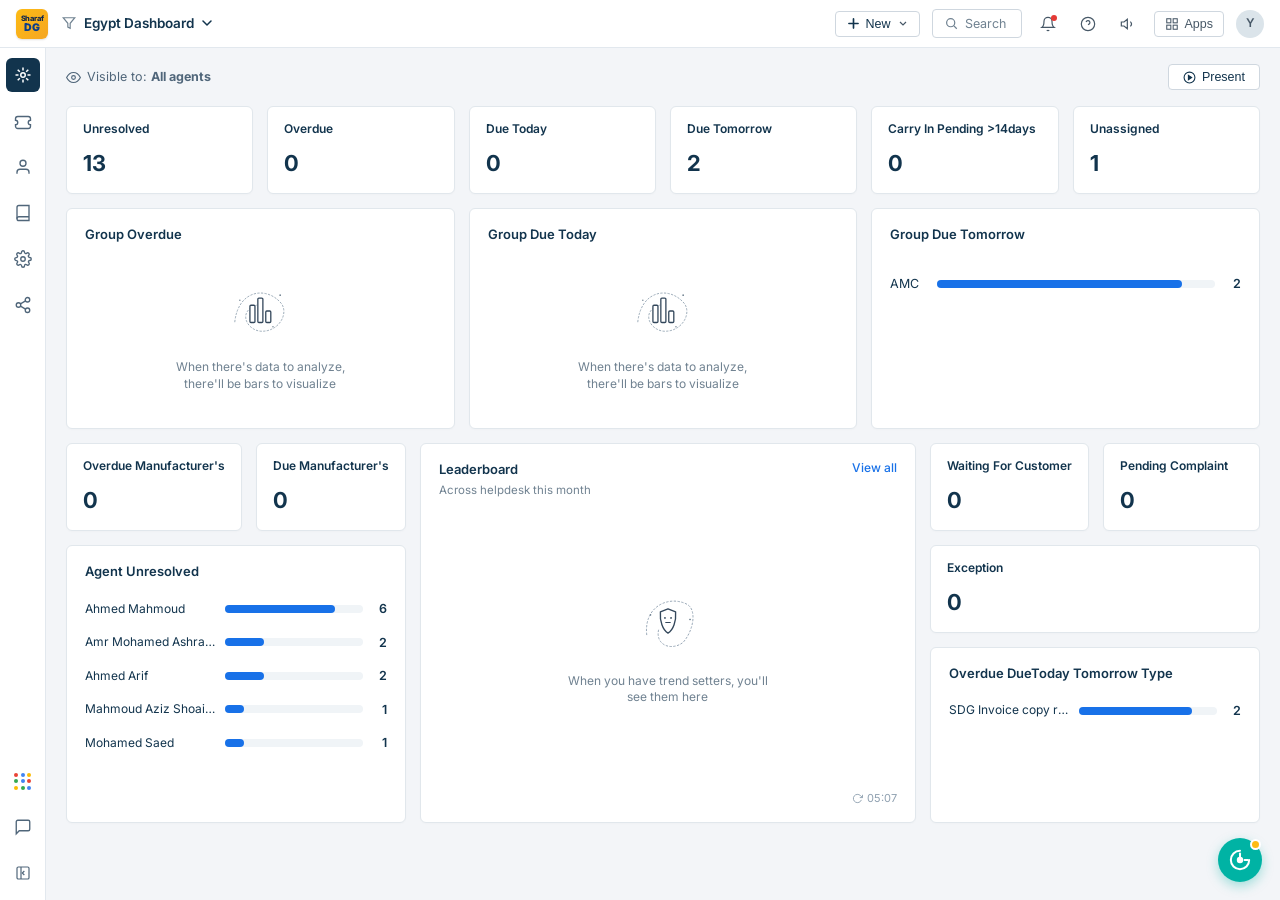
<file: dashboard.html>
<!DOCTYPE html>
<html lang="en">
<head>
  <meta charset="UTF-8">
  <meta name="viewport" content="width=device-width, initial-scale=1.0">
  <title>Sharaf DG - Egypt Dashboard</title>
  <link rel="icon" href="Images/images.png" type="image/png">
  <!-- Google Fonts: Inter & Cairo -->
  <link rel="preconnect" href="https://fonts.googleapis.com">
  <link rel="preconnect" href="https://fonts.gstatic.com" crossorigin>
  <link href="https://fonts.googleapis.com/css2?family=Cairo:wght@400;600;700&family=Inter:wght@400;500;600;700&display=swap" rel="stylesheet">

  <style>
    *, *::before, *::after {
      box-sizing: border-box;
      margin: 0;
      padding: 0;
    }

    body {
      font-family: 'Inter', -apple-system, BlinkMacSystemFont, "Segoe UI", Roboto, sans-serif;
      background-color: #f3f5f8;
      color: #12344d;
      font-size: 13px;
      line-height: 1.4;
      overflow-x: hidden;
      min-height: 100vh;
      display: flex;
      flex-direction: column;
    }

    /* TOP HEADER BAR */
    .top-navbar {
      height: 48px;
      background: #ffffff;
      border-bottom: 1px solid #e2e8ee;
      display: flex;
      align-items: center;
      justify-content: space-between;
      padding: 0 16px;
      position: sticky;
      top: 0;
      z-index: 100;
    }

    .nav-left {
      display: flex;
      align-items: center;
      gap: 14px;
    }

    .sharaf-logo-badge {
      background: linear-gradient(135deg, #fdbb14, #f5a623);
      border-radius: 6px;
      width: 32px;
      height: 30px;
      display: flex;
      flex-direction: column;
      align-items: center;
      justify-content: center;
      box-shadow: 0 1px 2px rgba(0,0,0,0.12);
      cursor: pointer;
      user-select: none;
    }

    .sharaf-logo-badge .sharaf-text {
      font-size: 7.5px;
      font-weight: 800;
      color: #12284c;
      letter-spacing: -0.2px;
      line-height: 8px;
    }

    .sharaf-logo-badge .dg-text {
      font-size: 10.5px;
      font-weight: 900;
      color: #0b3e8c;
      line-height: 10px;
    }

    .dashboard-title-dropdown {
      display: flex;
      align-items: center;
      gap: 8px;
      font-size: 13.5px;
      font-weight: 600;
      color: #12344d;
      cursor: pointer;
    }

    .filter-funnel-icon {
      color: #708291;
      display: flex;
      align-items: center;
    }

    .nav-right {
      display: flex;
      align-items: center;
      gap: 12px;
    }

    .new-btn-container {
      position: relative;
    }

    .btn-new-ticket {
      display: flex;
      align-items: center;
      gap: 6px;
      background: #ffffff;
      border: 1px solid #cfd7df;
      padding: 5px 12px;
      border-radius: 4px;
      font-size: 12.5px;
      font-weight: 500;
      color: #12344d;
      cursor: pointer;
    }
    .btn-new-ticket * {
      pointer-events: none;
    }

    .btn-new-ticket:hover {
      background: #f8fafc;
    }

        /* + New Menu Real Dropdown */
    .new-menu-popup {
      display: none;
      position: absolute;
      top: 36px;
      left: 0;
      background: #ffffff;
      border: 1px solid #cfd7df;
      border-radius: 6px;
      box-shadow: 0 4px 16px rgba(0, 0, 0, 0.12);
      z-index: 1000;
      min-width: 155px;
      padding: 6px 0;
    }

    .new-menu-popup.show {
      display: block;
      animation: menuPopupFade 0.15s ease;
    }

    .new-menu-item {
      display: flex;
      align-items: center;
      gap: 10px;
      padding: 8px 14px;
      font-size: 13px;
      color: #12344d;
      text-decoration: none;
      cursor: pointer;
      transition: background-color 0.12s, color 0.12s;
    }

    .new-menu-item:hover {
      background-color: #f3f5f8;
      color: #1871e8;
    }

    .new-menu-item .menu-item-icon {
      color: #708291;
      transition: color 0.12s;
      flex-shrink: 0;
    }

    .new-menu-item:hover .menu-item-icon {
      color: #1871e8;
    }

    @keyframes menuPopupFade {
      from { opacity: 0; transform: translateY(-4px); }
      to { opacity: 1; transform: translateY(0); }
    }

    .search-box-btn {
      display: flex;
      align-items: center;
      gap: 7px;
      background: #ffffff;
      border: 1px solid #cfd7df;
      padding: 5px 12px;
      border-radius: 4px;
      font-size: 12.5px;
      color: #708291;
      cursor: pointer;
      min-width: 90px;
    }

    .header-icon-btn {
      background: transparent;
      border: none;
      color: #475867;
      cursor: pointer;
      padding: 6px;
      border-radius: 4px;
      display: flex;
      align-items: center;
      justify-content: center;
      position: relative;
    }

    .badge-dot {
      position: absolute;
      top: 5px;
      right: 5px;
      width: 6px;
      height: 6px;
      background: #e53935;
      border-radius: 50%;
    }

    .apps-btn {
      display: flex;
      align-items: center;
      gap: 6px;
      background: transparent;
      border: 1px solid #cfd7df;
      padding: 5px 10px;
      border-radius: 4px;
      font-size: 12.5px;
      color: #475867;
      cursor: pointer;
    }

    .user-avatar-header {
      width: 28px;
      height: 28px;
      border-radius: 50%;
      background: #dbe4ea;
      color: #475867;
      display: flex;
      align-items: center;
      justify-content: center;
      font-weight: 600;
      font-size: 12px;
      cursor: pointer;
    }

    /* MAIN APP WORKSPACE */
    .app-workspace {
      display: flex;
      flex: 1;
      overflow: hidden;
      min-height: calc(100vh - 48px);
    }

    /* LEFT GLOBAL NAVIGATION SIDEBAR */
    .global-left-sidebar {
      width: 46px;
      background: #ffffff;
      border-right: 1px solid #e2e8ee;
      display: flex;
      flex-direction: column;
      justify-content: space-between;
      align-items: center;
      padding: 10px 0;
      flex-shrink: 0;
      z-index: 90;
    }

    .sidebar-nav-group {
      display: flex;
      flex-direction: column;
      align-items: center;
      gap: 12px;
      width: 100%;
    }

    .nav-icon-link {
      width: 34px;
      height: 34px;
      display: flex;
      align-items: center;
      justify-content: center;
      border-radius: 6px;
      color: #50667a;
      cursor: pointer;
      transition: all 0.15s;
      text-decoration: none;
    }

    .nav-icon-link:hover {
      background: #f0f4f7;
      color: #12344d;
    }

    .nav-icon-link.active-dark {
      background: #12344d;
      color: #ffffff;
    }

    /* Freshworks Launcher 9 Dots */
    .waffle-icon {
      display: grid;
      grid-template-columns: repeat(3, 4px);
      grid-gap: 2.5px;
      padding: 4px;
    }
    .waffle-dot { width: 4px; height: 4px; border-radius: 50%; }
    .waffle-dot.c1 { background: #ea4335; }
    .waffle-dot.c2 { background: #4285f4; }
    .waffle-dot.c3 { background: #fbbc05; }
    .waffle-dot.c4 { background: #34a853; }
    .waffle-dot.c5 { background: #4285f4; }
    .waffle-dot.c6 { background: #ea4335; }
    .waffle-dot.c7 { background: #fbbc05; }
    .waffle-dot.c8 { background: #34a853; }
    .waffle-dot.c9 { background: #4285f4; }

    /* DASHBOARD CONTENT CONTAINER */
    .dashboard-container {
      flex: 1;
      overflow-y: auto;
      padding: 16px 20px 40px 20px;
      display: flex;
      flex-direction: column;
      gap: 14px;
    }

    .dashboard-subheader {
      display: flex;
      align-items: center;
      justify-content: space-between;
      margin-bottom: 2px;
    }

    .visible-info {
      display: flex;
      align-items: center;
      gap: 6px;
      font-size: 12.5px;
      color: #50667a;
    }

    .btn-present {
      display: flex;
      align-items: center;
      gap: 6px;
      background: #ffffff;
      border: 1px solid #cfd7df;
      padding: 5px 14px;
      border-radius: 4px;
      font-size: 12.5px;
      font-weight: 500;
      color: #12344d;
      cursor: pointer;
    }

    /* KPI Cards Grid (Row 1) */
    .kpi-row-grid-6 {
      display: grid;
      grid-template-columns: repeat(6, 1fr);
      gap: 14px;
    }

    .kpi-card {
      background: #ffffff;
      border: 1px solid #e1e7ec;
      border-radius: 6px;
      padding: 14px 16px;
      display: flex;
      flex-direction: column;
      justify-content: space-between;
      min-height: 86px;
      box-shadow: 0 1px 2px rgba(0,0,0,0.02);
      transition: transform 0.12s, box-shadow 0.12s, border-color 0.12s;
      text-decoration: none;
      color: inherit;
      cursor: pointer;
    }

    .kpi-card:hover {
      transform: translateY(-2px);
      box-shadow: 0 4px 12px rgba(0,0,0,0.08);
      border-color: #cbd5e1;
    }

    .kpi-card:hover .kpi-card-title {
      color: #1871e8;
    }

    .kpi-card:hover {
      transform: translateY(-1px);
      box-shadow: 0 2px 6px rgba(0,0,0,0.05);
    }

    .kpi-card-title {
      font-size: 12px;
      font-weight: 600;
      color: #12344d;
      white-space: nowrap;
      overflow: hidden;
      text-overflow: ellipsis;
    }

    .kpi-card-value {
      font-size: 22px;
      font-weight: 700;
      color: #12344d;
      margin-top: 10px;
    }

    /* Charts & Visualizations (Row 2) */
    .charts-row-3 {
      display: grid;
      grid-template-columns: 1fr 1fr 1fr;
      gap: 14px;
    }

    .chart-card {
      background: #ffffff;
      border: 1px solid #e1e7ec;
      border-radius: 6px;
      padding: 16px 18px;
      display: flex;
      flex-direction: column;
      min-height: 220px;
      box-shadow: 0 1px 2px rgba(0,0,0,0.02);
    }

    .chart-card-header {
      font-size: 13px;
      font-weight: 600;
      color: #12344d;
      margin-bottom: 12px;
    }

    .empty-state-body {
      flex: 1;
      display: flex;
      flex-direction: column;
      align-items: center;
      justify-content: center;
      text-align: center;
      padding: 20px 10px;
    }

    .empty-doodle-svg {
      width: 72px;
      height: 72px;
      margin-bottom: 12px;
    }

    .empty-state-text {
      font-size: 12px;
      color: #708291;
      max-width: 200px;
      line-height: 1.4;
    }

    .bar-chart-body {
      padding-top: 20px;
      display: flex;
      flex-direction: column;
      gap: 16px;
    }

    .bar-row-item {
      display: flex;
      align-items: center;
      gap: 12px;
    }

    .bar-label {
      font-size: 12.5px;
      color: #12344d;
      min-width: 35px;
      white-space: nowrap;
    }

    .bar-track {
      flex: 1;
      height: 8px;
      background: #f0f4f7;
      border-radius: 4px;
      position: relative;
    }

    .bar-fill-blue {
      height: 100%;
      background: #1871e8;
      border-radius: 4px;
    }

    .bar-value {
      font-size: 12.5px;
      font-weight: 600;
      color: #12344d;
      min-width: 14px;
      text-align: right;
    }

    /* Lower Section: Complex Grid */
    .lower-dashboard-grid {
      display: grid;
      grid-template-columns: 2fr 3fr 2fr;
      gap: 14px;
    }

    .left-widgets-col {
      display: flex;
      flex-direction: column;
      gap: 14px;
    }

    .mfr-cards-row {
      display: grid;
      grid-template-columns: 1fr 1fr;
      gap: 14px;
    }

    .agent-unresolved-card {
      background: #ffffff;
      border: 1px solid #e1e7ec;
      border-radius: 6px;
      padding: 16px 18px;
      display: flex;
      flex-direction: column;
      gap: 16px;
      box-shadow: 0 1px 2px rgba(0,0,0,0.02);
      flex: 1;
    }

    .agent-bar-row {
      display: flex;
      align-items: center;
      gap: 10px;
    }

    .agent-name-label {
      font-size: 12px;
      color: #12344d;
      width: 130px;
      white-space: nowrap;
      overflow: hidden;
      text-overflow: ellipsis;
    }

    /* Middle Column: Leaderboard */
    .leaderboard-card {
      background: #ffffff;
      border: 1px solid #e1e7ec;
      border-radius: 6px;
      padding: 16px 18px;
      display: flex;
      flex-direction: column;
      justify-content: space-between;
      box-shadow: 0 1px 2px rgba(0,0,0,0.02);
      min-height: 380px;
    }

    .leaderboard-header-row {
      display: flex;
      align-items: flex-start;
      justify-content: space-between;
    }

    .leaderboard-titles {
      display: flex;
      flex-direction: column;
      gap: 3px;
    }

    .leaderboard-title {
      font-size: 13px;
      font-weight: 600;
      color: #12344d;
    }

    .leaderboard-subtitle {
      font-size: 11.5px;
      color: #708291;
    }

    .view-all-link {
      font-size: 12px;
      color: #1871e8;
      font-weight: 500;
      text-decoration: none;
    }

    .leaderboard-center-doodle {
      display: flex;
      flex-direction: column;
      align-items: center;
      justify-content: center;
      text-align: center;
      padding: 40px 10px;
    }

    .shield-doodle-svg {
      width: 76px;
      height: 76px;
      margin-bottom: 14px;
    }

    .leaderboard-footer-time {
      display: flex;
      align-items: center;
      justify-content: flex-end;
      gap: 4px;
      font-size: 11px;
      color: #8fa0b0;
    }

    /* Right Column */
    .right-widgets-col {
      display: flex;
      flex-direction: column;
      gap: 14px;
    }

    .small-cards-row {
      display: grid;
      grid-template-columns: 1fr 1fr;
      gap: 14px;
    }

    .sdg-type-card {
      background: #ffffff;
      border: 1px solid #e1e7ec;
      border-radius: 6px;
      padding: 16px 18px;
      display: flex;
      flex-direction: column;
      gap: 16px;
      box-shadow: 0 1px 2px rgba(0,0,0,0.02);
      flex: 1;
    }

    .sdg-bar-row {
      display: flex;
      align-items: center;
      gap: 10px;
    }

    .sdg-label {
      font-size: 12px;
      color: #12344d;
      width: 120px;
      white-space: nowrap;
      overflow: hidden;
      text-overflow: ellipsis;
    }

    /* FLOATING BUTTON & MODAL */

    .freshdesk-float-widget {
      position: fixed;
      bottom: 18px;
      right: 18px;
      width: 44px;
      height: 44px;
      border-radius: 50%;
      background: #00b3a4;
      display: flex;
      align-items: center;
      justify-content: center;
      box-shadow: 0 4px 12px rgba(0, 179, 164, 0.35);
      cursor: pointer;
      z-index: 1000;
    }

    .widget-orange-dot {
      position: absolute;
      top: 1px;
      right: 1px;
      width: 11px;
      height: 11px;
      background: #fdbb14;
      border: 2px solid #ffffff;
      border-radius: 50%;
    }
  
    /* NEW TICKET MODAL DIALOG */
    .modal-overlay {
      position: fixed;
      inset: 0;
      background: rgba(18, 52, 77, 0.45);
      backdrop-filter: blur(2px);
      z-index: 10000;
      display: none;
      align-items: center;
      justify-content: center;
      padding: 20px;
    }

    .modal-overlay.open {
      display: flex;
      animation: modalFadeIn 0.2s ease;
    }

    .new-ticket-modal {
      background: #ffffff;
      border-radius: 8px;
      width: 660px;
      max-width: 95vw;
      max-height: 90vh;
      display: flex;
      flex-direction: column;
      box-shadow: 0 12px 36px rgba(0, 0, 0, 0.22);
      overflow: hidden;
      animation: modalSlideUp 0.22s cubic-bezier(0.16, 1, 0.3, 1);
    }

    .new-ticket-modal-header {
      padding: 16px 22px;
      border-bottom: 1px solid #eef2f5;
      display: flex;
      align-items: center;
      justify-content: space-between;
      background: #ffffff;
      flex-shrink: 0;
    }

    .new-ticket-modal-title {
      font-size: 16px;
      font-weight: 700;
      color: #12344d;
    }

    .modal-close-icon {
      background: transparent;
      border: none;
      font-size: 18px;
      color: #708291;
      cursor: pointer;
      padding: 4px 8px;
      line-height: 1;
      border-radius: 4px;
    }

    .modal-close-icon:hover {
      color: #12344d;
      background: #f0f4f7;
    }

    .new-ticket-modal-body {
      padding: 20px 24px;
      overflow-y: auto;
      display: flex;
      flex-direction: column;
      gap: 15px;
      flex: 1;
    }

    .form-group-field {
      display: flex;
      flex-direction: column;
      gap: 6px;
    }

    .form-group-field label {
      font-size: 12.5px;
      font-weight: 600;
      color: #33475b;
    }

    .form-group-field label span.req-star {
      color: #e53935;
      margin-left: 2px;
    }

    .form-control-input, .form-control-select, .form-control-textarea {
      width: 100%;
      border: 1px solid #cfd7df;
      border-radius: 4px;
      font-size: 13px;
      color: #12344d;
      background: #ffffff;
      font-family: inherit;
      outline: none;
      transition: border-color 0.15s, box-shadow 0.15s;
      box-sizing: border-box;
    }

    .form-control-input {
      height: 36px;
      padding: 0 12px;
    }

    .form-control-select {
      height: 36px;
      padding: 0 28px 0 12px;
      appearance: none;
      -webkit-appearance: none;
      background-image: url("data:image/svg+xml,%3Csvg width='10' height='6' viewBox='0 0 10 6' fill='none' xmlns='http://www.w3.org/2000/svg'%3E%3Cpath d='M1 1L5 5L9 1' stroke='%23708291' stroke-width='1.4' stroke-linecap='round'/%3E%3C/svg%3E");
      background-repeat: no-repeat;
      background-position: right 10px center;
    }

    .form-control-textarea {
      padding: 10px 12px;
      min-height: 85px;
      resize: vertical;
    }

    .form-control-input:focus, .form-control-select:focus, .form-control-textarea:focus {
      border-color: #1871e8;
      box-shadow: 0 0 0 2px rgba(24, 113, 232, 0.15);
    }

    .form-two-cols {
      display: grid;
      grid-template-columns: 1fr 1fr;
      gap: 16px;
    }

    .attach-file-row {
      display: flex;
      align-items: center;
      gap: 8px;
      font-size: 12.5px;
      color: #1871e8;
      cursor: pointer;
      width: fit-content;
      font-weight: 500;
    }

    .attach-file-row:hover {
      text-decoration: underline;
    }

    .new-ticket-modal-footer {
      padding: 14px 22px;
      border-top: 1px solid #eef2f5;
      display: flex;
      justify-content: flex-end;
      align-items: center;
      gap: 10px;
      background: #f8fafc;
      flex-shrink: 0;
    }

    .btn-modal-cancel {
      background: transparent;
      border: 1px solid #cfd7df;
      color: #50667a;
      padding: 7px 16px;
      border-radius: 4px;
      font-size: 13px;
      font-weight: 500;
      cursor: pointer;
    }

    .btn-modal-cancel:hover {
      background: #edf2f7;
      color: #12344d;
    }

    .btn-modal-create {
      background: #1871e8;
      color: #ffffff;
      border: none;
      padding: 7px 22px;
      border-radius: 4px;
      font-size: 13px;
      font-weight: 600;
      cursor: pointer;
      box-shadow: 0 2px 6px rgba(24, 113, 232, 0.35);
      transition: background 0.15s;
    }

    .btn-modal-create:hover {
      background: #1258b5;
    }

    @keyframes modalFadeIn {
      from { opacity: 0; }
      to { opacity: 1; }
    }

    @keyframes modalSlideUp {
      from { opacity: 0; transform: translateY(14px); }
      to { opacity: 1; transform: translateY(0); }
    }

  
    /* Freshdesk Toast Notification */
    .freshdesk-toast {
      position: fixed;
      top: 54px;
      left: 50%;
      transform: translateX(-50%) translateY(-25px);
      background: #12344d;
      color: #ffffff;
      padding: 10px 20px;
      border-radius: 6px;
      font-size: 13px;
      font-weight: 500;
      display: flex;
      align-items: center;
      gap: 10px;
      box-shadow: 0 6px 20px rgba(0, 0, 0, 0.25);
      z-index: 99999;
      opacity: 0;
      pointer-events: none;
      transition: all 0.25s cubic-bezier(0.16, 1, 0.3, 1);
    }

    .freshdesk-toast.show {
      opacity: 1;
      transform: translateX(-50%) translateY(0);
      pointer-events: auto;
    }

  </style>
</head>
<body>

  <!-- TOP HEADER BAR -->
  <header class="top-navbar">
    <div class="nav-left">
      <!-- Sharaf DG Yellow Logo Badge -->
      <div class="sharaf-logo-badge" title="العودة إلى قاعدة المعرفة (KB-Base)" onclick="window.location.href='index.html';" style="cursor: pointer;">
        <span class="sharaf-text">Sharaf</span>
        <span class="dg-text">DG</span>
      </div>

      <!-- Dashboard Title Selector -->
      <div class="dashboard-title-dropdown">
        <span class="filter-funnel-icon">
          <svg width="14" height="14" viewBox="0 0 24 24" fill="none" stroke="currentColor" stroke-width="2">
            <polygon points="22 3 2 3 10 12.46 10 19 14 21 14 12.46 22 3"></polygon>
          </svg>
        </span>
        <span>Egypt Dashboard</span>
        <svg width="10" height="6" viewBox="0 0 10 6" fill="none">
          <path d="M1 1L5 5L9 1" stroke="#12344d" stroke-width="1.5" stroke-linecap="round" stroke-linejoin="round"/>
        </svg>
      </div>
    </div>

    <div class="nav-right">
      <!-- + New Button with Image Dropdown -->
      <div class="new-btn-container">
        <button class="btn-new-ticket" onclick="toggleNewMenu(event)" type="button">
          <svg width="11" height="11" viewBox="0 0 12 12" fill="none">
            <path d="M6 1V11M1 6H11" stroke="#12344d" stroke-width="1.8" stroke-linecap="round"/>
          </svg>
          <span>New</span>
          <svg width="8" height="5" viewBox="0 0 8 5" fill="none" style="margin-left: 2px;"><path d="M1 1L4 4L7 1" stroke="#475867" stroke-width="1.2"/></svg>
        </button>

                <!-- Real Freshdesk + New Dropdown Menu -->
        <div class="new-menu-popup" id="newMenuPopup">
          <a href="new-ticket.html" class="new-menu-item" onclick="window.location.href='new-ticket.html';">
            <svg class="menu-item-icon" width="15" height="15" viewBox="0 0 24 24" fill="none" stroke="currentColor" stroke-width="1.8">
              <path d="M2 9a3 3 0 0 1 3-3h14a3 3 0 0 1 3 3v2a3 3 0 0 0 0 6v2a3 3 0 0 1-3 3H5a3 3 0 0 1-3-3v-2a3 3 0 0 0 0-6V9z"/>
              <line x1="9" y1="9" x2="9" y2="9.01" stroke-width="2"/>
              <line x1="9" y1="15" x2="9" y2="15.01" stroke-width="2"/>
            </svg>
            <span>Ticket</span>
          </a>
          <a href="javascript:void(0)" class="new-menu-item" onclick="createNewItem('Email')">
            <svg class="menu-item-icon" width="15" height="15" viewBox="0 0 24 24" fill="none" stroke="currentColor" stroke-width="1.8">
              <rect x="2" y="4" width="20" height="16" rx="2"></rect>
              <polyline points="22 6 12 13 2 6"></polyline>
            </svg>
            <span>Email</span>
          </a>
          <a href="javascript:void(0)" class="new-menu-item" onclick="createNewItem('Contact')">
            <svg class="menu-item-icon" width="15" height="15" viewBox="0 0 24 24" fill="none" stroke="currentColor" stroke-width="1.8">
              <rect x="3" y="3" width="18" height="18" rx="4"></rect>
              <circle cx="12" cy="10" r="3"></circle>
              <path d="M7 18a5 5 0 0 1 10 0"></path>
            </svg>
            <span>Contact</span>
          </a>
          <a href="javascript:void(0)" class="new-menu-item" onclick="createNewItem('Company')">
            <svg class="menu-item-icon" width="15" height="15" viewBox="0 0 24 24" fill="none" stroke="currentColor" stroke-width="1.8">
              <path d="M3 21h18"></path>
              <path d="M5 21V5a2 2 0 0 1 2-2h8a2 2 0 0 1 2 2v16"></path>
              <path d="M15 21V10a2 2 0 0 1 2-2h2a2 2 0 0 1 2 2v11"></path>
              <line x1="8" y1="7" x2="10" y2="7"></line>
              <line x1="8" y1="11" x2="10" y2="11"></line>
              <line x1="8" y1="15" x2="10" y2="15"></line>
            </svg>
            <span>Company</span>
          </a>
        </div>
      </div>

      <div class="search-box-btn">
        <svg width="13" height="13" viewBox="0 0 16 16" fill="none">
          <circle cx="7" cy="7" r="5" stroke="#708291" stroke-width="1.5"/>
          <path d="M11 11L14.5 14.5" stroke="#708291" stroke-width="1.5"/>
        </svg>
        <span>Search</span>
      </div>

      <button class="header-icon-btn" title="Notifications">
        <svg width="16" height="16" viewBox="0 0 24 24" fill="none" stroke="currentColor" stroke-width="1.8">
          <path d="M18 8A6 6 0 0 0 6 8c0 7-3 9-3 9h18s-3-2-3-9"></path>
          <path d="M13.73 21a2 2 0 0 1-3.46 0"></path>
        </svg>
        <span class="badge-dot"></span>
      </button>

      <button class="header-icon-btn" title="Help & Support">
        <svg width="16" height="16" viewBox="0 0 24 24" fill="none" stroke="currentColor" stroke-width="1.8">
          <circle cx="12" cy="12" r="10"></circle>
          <path d="M9.09 9a3 3 0 0 1 5.83 1c0 2-3 3-3 3"></path>
          <line x1="12" y1="17" x2="12.01" y2="17"></line>
        </svg>
      </button>

      <button class="header-icon-btn" title="Announcements">
        <svg width="16" height="16" viewBox="0 0 24 24" fill="none" stroke="currentColor" stroke-width="1.8">
          <path d="M11 5L6 9H2v6h4l5 4V5z"></path>
          <path d="M15.54 8.46a5 5 0 0 1 0 7.07"></path>
        </svg>
      </button>

      <button class="apps-btn" title="Apps">
        <svg width="14" height="14" viewBox="0 0 24 24" fill="none" stroke="currentColor" stroke-width="1.8">
          <rect x="3" y="3" width="7" height="7"></rect>
          <rect x="14" y="3" width="7" height="7"></rect>
          <rect x="14" y="14" width="7" height="7"></rect>
          <rect x="3" y="14" width="7" height="7"></rect>
        </svg>
        <span>Apps</span>
      </button>

      <div class="user-avatar-header" title="Agent Profile">Y</div>
    </div>
  </header>

  <!-- MAIN APP WORKSPACE CONTAINER -->
  <div class="app-workspace">

    <!-- LEFT GLOBAL NAVIGATION BAR -->
    <aside class="global-left-sidebar">
      <div class="sidebar-nav-group">
        <!-- Dashboard Speedometer (Active / Selected) -->
        <a href="dashboard.html" class="nav-icon-link active-dark" title="Dashboard">
          <svg width="18" height="18" viewBox="0 0 24 24" fill="none" stroke="currentColor" stroke-width="2">
            <path d="M12 2v4M4.93 4.93l2.83 2.83M2 12h4M4.93 19.07l2.83-2.83M12 22v-4M19.07 19.07l-2.83-2.83M22 12h-4M19.07 4.93l-2.83 2.83"></path>
            <circle cx="12" cy="12" r="3"></circle>
          </svg>
        </a>

        <!-- Tickets -->
        <a href="tickets.html" class="nav-icon-link" title="All unresolved tickets">
          <svg width="18" height="18" viewBox="0 0 24 24" fill="none" stroke="currentColor" stroke-width="1.8">
            <path d="M2 9a3 3 0 0 1 3-3h14a3 3 0 0 1 3 3v2a3 3 0 0 0 0 6v2a3 3 0 0 1-3 3H5a3 3 0 0 1-3-3v-2a3 3 0 0 0 0-6V9z"/>
            <line x1="9" y1="9" x2="9" y2="9.01" stroke-width="2"/>
            <line x1="9" y1="15" x2="9" y2="15.01" stroke-width="2"/>
          </svg>
        </a>

        <div class="nav-icon-link" title="Contacts">
          <svg width="18" height="18" viewBox="0 0 24 24" fill="none" stroke="currentColor" stroke-width="1.8">
            <path d="M20 21v-2a4 4 0 0 0-4-4H8a4 4 0 0 0-4 4v2"></path>
            <circle cx="12" cy="7" r="4"></circle>
          </svg>
        </div>

        <div class="nav-icon-link" title="Companies">
          <svg width="18" height="18" viewBox="0 0 24 24" fill="none" stroke="currentColor" stroke-width="1.8">
            <path d="M4 19.5A2.5 2.5 0 0 1 6.5 17H20"></path>
            <path d="M6.5 2H20v20H6.5A2.5 2.5 0 0 1 4 19.5v-15A2.5 2.5 0 0 1 6.5 2z"></path>
          </svg>
        </div>

        <div class="nav-icon-link" title="Reports">
          <svg width="18" height="18" viewBox="0 0 24 24" fill="none" stroke="currentColor" stroke-width="1.8">
            <circle cx="12" cy="12" r="3"></circle>
            <path d="M19.4 15a1.65 1.65 0 0 0 .33 1.82l.06.06a2 2 0 0 1 0 2.83 2 2 0 0 1-2.83 0l-.06-.06a1.65 1.65 0 0 0-1.82-.33 1.65 1.65 0 0 0-1 1.51V21a2 2 0 0 1-2 2 2 2 0 0 1-2-2v-.09A1.65 1.65 0 0 0 9 19.4a1.65 1.65 0 0 0-1.82.33l-.06.06a2 2 0 0 1-2.83 0 2 2 0 0 1 0-2.83l.06-.06a1.65 1.65 0 0 0 .33-1.82 1.65 1.65 0 0 0-1.51-1H3a2 2 0 0 1-2-2 2 2 0 0 1 2-2h.09A1.65 1.65 0 0 0 4.6 9a1.65 1.65 0 0 0-.33-1.82l-.06-.06a2 2 0 0 1 0-2.83 2 2 0 0 1 2.83 0l.06.06a1.65 1.65 0 0 0 1.82.33H9a1.65 1.65 0 0 0 1-1.51V3a2 2 0 0 1 2-2 2 2 0 0 1 2 2v.09a1.65 1.65 0 0 0 1 1.51 1.65 1.65 0 0 0 1.82-.33l.06-.06a2 2 0 0 1 2.83 0 2 2 0 0 1 0 2.83l-.06.06a1.65 1.65 0 0 0-.33 1.82V9a1.65 1.65 0 0 0 1.51 1H21a2 2 0 0 1 2 2 2 2 0 0 1-2 2h-.09a1.65 1.65 0 0 0-1.51 1z"></path>
          </svg>
        </div>

        <div class="nav-icon-link" title="Automations">
          <svg width="18" height="18" viewBox="0 0 24 24" fill="none" stroke="currentColor" stroke-width="1.8">
            <circle cx="18" cy="5" r="3"></circle>
            <circle cx="6" cy="12" r="3"></circle>
            <circle cx="18" cy="19" r="3"></circle>
            <line x1="8.59" y1="13.51" x2="15.42" y2="17.49"></line>
            <line x1="15.41" y1="6.51" x2="8.59" y2="10.49"></line>
          </svg>
        </div>
      </div>

      <!-- Bottom System Icons -->
      <div class="sidebar-nav-group">
        <div class="nav-icon-link" title="Freshworks Switcher">
          <div class="waffle-icon">
            <div class="waffle-dot c1"></div>
            <div class="waffle-dot c2"></div>
            <div class="waffle-dot c3"></div>
            <div class="waffle-dot c4"></div>
            <div class="waffle-dot c5"></div>
            <div class="waffle-dot c6"></div>
            <div class="waffle-dot c7"></div>
            <div class="waffle-dot c8"></div>
            <div class="waffle-dot c9"></div>
          </div>
        </div>

        <div class="nav-icon-link" title="Chat">
          <svg width="18" height="18" viewBox="0 0 24 24" fill="none" stroke="currentColor" stroke-width="1.8">
            <path d="M21 15a2 2 0 0 1-2 2H7l-4 4V5a2 2 0 0 1 2-2h14a2 2 0 0 1 2 2z"></path>
          </svg>
        </div>

        <div class="nav-icon-link" title="Toggle Sidebar">
          <svg width="16" height="16" viewBox="0 0 24 24" fill="none" stroke="currentColor" stroke-width="1.8">
            <rect x="3" y="3" width="18" height="18" rx="2"></rect>
            <line x1="9" y1="3" x2="9" y2="21"></line>
            <path d="M14 9l-3 3 3 3"></path>
          </svg>
        </div>
      </div>
    </aside>

    <!-- MAIN DASHBOARD CONTENT AREA -->
    <main class="dashboard-container">

      <!-- SUBHEADER: VISIBLE TO & PRESENT -->
      <div class="dashboard-subheader">
        <div class="visible-info">
          <svg width="15" height="15" viewBox="0 0 24 24" fill="none" stroke="currentColor" stroke-width="1.8">
            <path d="M1 12s4-8 11-8 11 8 11 8-4 8-11 8-11-8-11-8z"></path>
            <circle cx="12" cy="12" r="3"></circle>
          </svg>
          <span>Visible to: <strong>All agents</strong></span>
        </div>

        <button class="btn-present">
          <svg width="13" height="13" viewBox="0 0 24 24" fill="none" stroke="currentColor" stroke-width="2">
            <circle cx="12" cy="12" r="10"></circle>
            <polygon points="10 8 16 12 10 16 10 8" fill="currentColor"></polygon>
          </svg>
          <span>Present</span>
        </button>
      </div>

      <!-- ROW 1: TOP 6 KPI COUNTER CARDS -->
      <div class="kpi-row-grid-6">
        <a href="tickets.html" class="kpi-card" title="View all unresolved tickets">
          <span class="kpi-card-title">Unresolved</span>
          <span class="kpi-card-value">13</span>
        </a>

        <a href="tickets.html" class="kpi-card" title="View tickets">
          <span class="kpi-card-title">Overdue</span>
          <span class="kpi-card-value">0</span>
        </a>

        <a href="tickets.html" class="kpi-card" title="View tickets">
          <span class="kpi-card-title">Due Today</span>
          <span class="kpi-card-value">0</span>
        </a>

        <a href="tickets.html" class="kpi-card" title="View tickets">
          <span class="kpi-card-title">Due Tomorrow</span>
          <span class="kpi-card-value">2</span>
        </a>

        <a href="tickets.html" class="kpi-card" title="View tickets">
          <span class="kpi-card-title">Carry In Pending &gt;14days</span>
          <span class="kpi-card-value">0</span>
        </a>

        <a href="tickets.html" class="kpi-card" title="View tickets">
          <span class="kpi-card-title">Unassigned</span>
          <span class="kpi-card-value">1</span>
        </a>
      </div>

      <!-- ROW 2: GROUP CHARTS (3 COLUMNS) -->
      <div class="charts-row-3">
        <!-- Group Overdue -->
        <div class="chart-card">
          <div class="chart-card-header">Group Overdue</div>
          <div class="empty-state-body">
            <svg class="empty-doodle-svg" viewBox="0 0 100 100" fill="none">
              <path d="M15 65 C 20 20, 60 15, 80 40 C 90 55, 75 80, 50 78 C 30 75, 20 50, 45 42" stroke="#8fa0b0" stroke-width="1.2" stroke-dasharray="2 3" stroke-linecap="round"/>
              <rect x="36" y="42" width="7" height="24" rx="1.5" stroke="#33475b" stroke-width="1.8" fill="#ffffff"/>
              <rect x="47" y="32" width="7" height="34" rx="1.5" stroke="#33475b" stroke-width="1.8" fill="#ffffff"/>
              <rect x="58" y="50" width="7" height="16" rx="1.5" stroke="#33475b" stroke-width="1.8" fill="#ffffff"/>
              <circle cx="22" cy="35" r="1" fill="#708291"/>
              <circle cx="78" cy="28" r="1.2" fill="#708291"/>
              <circle cx="68" cy="72" r="1" fill="#708291"/>
            </svg>
            <p class="empty-state-text">When there's data to analyze, there'll be bars to visualize</p>
          </div>
        </div>

        <!-- Group Due Today -->
        <div class="chart-card">
          <div class="chart-card-header">Group Due Today</div>
          <div class="empty-state-body">
            <svg class="empty-doodle-svg" viewBox="0 0 100 100" fill="none">
              <path d="M15 65 C 20 20, 60 15, 80 40 C 90 55, 75 80, 50 78 C 30 75, 20 50, 45 42" stroke="#8fa0b0" stroke-width="1.2" stroke-dasharray="2 3" stroke-linecap="round"/>
              <rect x="36" y="42" width="7" height="24" rx="1.5" stroke="#33475b" stroke-width="1.8" fill="#ffffff"/>
              <rect x="47" y="32" width="7" height="34" rx="1.5" stroke="#33475b" stroke-width="1.8" fill="#ffffff"/>
              <rect x="58" y="50" width="7" height="16" rx="1.5" stroke="#33475b" stroke-width="1.8" fill="#ffffff"/>
              <circle cx="22" cy="35" r="1" fill="#708291"/>
              <circle cx="78" cy="28" r="1.2" fill="#708291"/>
              <circle cx="68" cy="72" r="1" fill="#708291"/>
            </svg>
            <p class="empty-state-text">When there's data to analyze, there'll be bars to visualize</p>
          </div>
        </div>

        <!-- Group Due Tomorrow -->
        <div class="chart-card">
          <div class="chart-card-header">Group Due Tomorrow</div>
          <div class="bar-chart-body">
            <div class="bar-row-item">
              <span class="bar-label">AMC</span>
              <div class="bar-track">
                <div class="bar-fill-blue" style="width: 88%;"></div>
              </div>
              <span class="bar-value">2</span>
            </div>
          </div>
        </div>
      </div>

      <!-- LOWER DASHBOARD COMPLEX SECTION -->
      <div class="lower-dashboard-grid">

        <!-- LEFT COLUMN: MFR CARDS + AGENT UNRESOLVED -->
        <div class="left-widgets-col">
          <div class="mfr-cards-row">
            <a href="tickets.html" class="kpi-card" title="View tickets">
          <span class="kpi-card-title">Overdue Manufacturer's</span>
              <span class="kpi-card-value">0</span>
        </a>

            <a href="tickets.html" class="kpi-card" title="View tickets">
          <span class="kpi-card-title">Due Manufacturer's</span>
              <span class="kpi-card-value">0</span>
        </a>
          </div>

          <div class="agent-unresolved-card">
            <div class="chart-card-header" style="margin-bottom: 4px;">Agent Unresolved</div>

            <!-- Bar 1: Ahmed Mahmoud (6) -->
            <div class="agent-bar-row">
              <span class="agent-name-label" title="Ahmed Mahmoud">Ahmed Mahmoud</span>
              <div class="bar-track">
                <div class="bar-fill-blue" style="width: 80%;"></div>
              </div>
              <span class="bar-value">6</span>
            </div>

            <!-- Bar 2: Amr Mohamed Ashraf (2) -->
            <div class="agent-bar-row">
              <span class="agent-name-label" title="Amr Mohamed Ashraf ...">Amr Mohamed Ashraf ...</span>
              <div class="bar-track">
                <div class="bar-fill-blue" style="width: 28%;"></div>
              </div>
              <span class="bar-value">2</span>
            </div>

            <!-- Bar 3: Ahmed Arif (2) -->
            <div class="agent-bar-row">
              <span class="agent-name-label" title="Ahmed Arif">Ahmed Arif</span>
              <div class="bar-track">
                <div class="bar-fill-blue" style="width: 28%;"></div>
              </div>
              <span class="bar-value">2</span>
            </div>

            <!-- Bar 4: Mahmoud Aziz Shoaib Ibrahim (1) -->
            <div class="agent-bar-row">
              <span class="agent-name-label" title="Mahmoud Aziz Shoaib Ibrahim">Mahmoud Aziz Shoaib Ibrahim</span>
              <div class="bar-track">
                <div class="bar-fill-blue" style="width: 14%;"></div>
              </div>
              <span class="bar-value">1</span>
            </div>

            <!-- Bar 5: Mohamed Saed (1) -->
            <div class="agent-bar-row">
              <span class="agent-name-label" title="Mohamed Saed">Mohamed Saed</span>
              <div class="bar-track">
                <div class="bar-fill-blue" style="width: 14%;"></div>
              </div>
              <span class="bar-value">1</span>
            </div>
          </div>
        </div>

        <!-- MIDDLE COLUMN: LEADERBOARD -->
        <div class="leaderboard-card">
          <div class="leaderboard-header-row">
            <div class="leaderboard-titles">
              <span class="leaderboard-title">Leaderboard</span>
              <span class="leaderboard-subtitle">Across helpdesk this month</span>
            </div>
            <a href="#" class="view-all-link">View all</a>
          </div>

          <div class="leaderboard-center-doodle">
            <svg class="shield-doodle-svg" viewBox="0 0 100 100" fill="none">
              <path d="M22 68 C 18 30, 52 16, 75 28 C 88 35, 84 62, 70 78 C 55 90, 32 82, 38 60" stroke="#8fa0b0" stroke-width="1.2" stroke-dasharray="2 3" stroke-linecap="round"/>
              <path d="M40 38 L50 34 L60 38 C 61 50, 57 62, 50 66 C 43 62, 39 50, 40 38 Z" stroke="#33475b" stroke-width="1.8" fill="#ffffff" stroke-linejoin="round"/>
              <circle cx="46" cy="46" r="1.2" fill="#33475b"/>
              <circle cx="54" cy="46" r="1.2" fill="#33475b"/>
              <path d="M47 52 L53 52" stroke="#33475b" stroke-width="1.4" stroke-linecap="round"/>
              <path d="M78 48 L80 48 M79 47 L79 49" stroke="#708291" stroke-width="1.2"/>
              <path d="M26 42 L28 42 M27 41 L27 43" stroke="#708291" stroke-width="1.2"/>
            </svg>
            <p class="empty-state-text">When you have trend setters, you'll see them here</p>
          </div>

          <div class="leaderboard-footer-time">
            <svg width="11" height="11" viewBox="0 0 24 24" fill="none" stroke="currentColor" stroke-width="2">
              <path d="M23 4v6h-6"></path>
              <path d="M20.49 15a9 9 0 1 1-2.12-9.36L23 10"></path>
            </svg>
            <span>05:07</span>
          </div>
        </div>

        <!-- RIGHT COLUMN: WAITING + COMPLAINT + EXCEPTION + SDG TYPE -->
        <div class="right-widgets-col">
          <div class="small-cards-row">
            <a href="tickets.html" class="kpi-card" title="View tickets">
          <span class="kpi-card-title">Waiting For Customer</span>
              <span class="kpi-card-value">0</span>
        </a>

            <a href="tickets.html" class="kpi-card" title="View tickets">
          <span class="kpi-card-title">Pending Complaint</span>
              <span class="kpi-card-value">0</span>
        </a>
          </div>

          <div class="kpi-card" style="min-height: 80px;">
            <span class="kpi-card-title">Exception</span>
            <span class="kpi-card-value">0</span>
          </div>

          <div class="sdg-type-card">
            <div class="chart-card-header" style="margin-bottom: 4px;">Overdue DueToday Tomorrow Type</div>
            <div class="sdg-bar-row">
              <span class="sdg-label" title="SDG Invoice copy requ...">SDG Invoice copy requ...</span>
              <div class="bar-track">
                <div class="bar-fill-blue" style="width: 82%;"></div>
              </div>
              <span class="bar-value">2</span>
            </div>
          </div>
        </div>

      </div>

    </main>

  </div>

  <!-- FRESHDESK MINT FLOATING ACTION BUTTON WITH ORANGE BADGE -->
  <div class="freshdesk-float-widget" title="Freshworks Support Assistant">
    <svg width="22" height="22" viewBox="0 0 24 24" fill="none">
      <path d="M12 2C6.48 2 2 6.48 2 12C2 17.52 6.48 22 12 22C17.52 22 22 17.52 22 12" stroke="#ffffff" stroke-width="2.2" stroke-linecap="round"/>
      <circle cx="12" cy="12" r="3.5" fill="#ffffff"/>
      <path d="M12 5V8.5" stroke="#ffffff" stroke-width="2.2" stroke-linecap="round"/>
      <path d="M17 12H20.5" stroke="#ffffff" stroke-width="2.2" stroke-linecap="round"/>
    </svg>
    <div class="widget-orange-dot"></div>
  </div>

  <script>
    function toggleNewMenu(e) {
      if (e) {
        e.stopPropagation();
      }
      const popup = document.getElementById('newMenuPopup');
      if (popup) {
        popup.classList.toggle('show');
      }
    }
    window.toggleNewMenu = toggleNewMenu;

    document.addEventListener('click', function(e) {
      const popup = document.getElementById('newMenuPopup');
      if (popup && popup.classList.contains('show')) {
        if (!e.target.closest('.new-btn-container')) {
          popup.classList.remove('show');
        }
      }
    });

    function createNewItem(type) {
      const popup = document.getElementById('newMenuPopup');
      if (popup) popup.classList.remove('show');
      const toast = document.getElementById('toastSuccess');
      if (toast) {
        const toastSpan = toast.querySelector('span');
        const oldMsg = toastSpan ? toastSpan.innerText : '';
        if (toastSpan) toastSpan.innerText = `New ${type} creation dialog`;
        toast.classList.add('show');
        setTimeout(() => {
          toast.classList.remove('show');
          if (toastSpan) toastSpan.innerText = oldMsg;
        }, 2200);
      }
    }
  
    // Open & Close New Ticket Modal
    function openNewTicketModal() {
      window.location.href = 'new-ticket.html';
    }

    function closeNewTicketModal() {
      const overlay = document.getElementById('newTicketModalOverlay');
      if (overlay) overlay.classList.remove('open');
      const form = document.getElementById('newTicketForm');
      if (form) form.reset();
      const fn = document.getElementById('attachedFileName');
      if (fn) fn.innerText = 'Attach a file (Max 20MB)';
    }

    // Handle New Ticket Submission
    function handleCreateTicket(e) {
      e.preventDefault();
      const requester = document.getElementById('modalTicketRequester').value.trim();
      const subject = document.getElementById('modalTicketSubject').value.trim();
      const priority = document.getElementById('modalTicketPriority').value;
      const group = document.getElementById('modalTicketGroup').value;
      const agent = document.getElementById('modalTicketAgent').value;

      if (!requester || !subject) return;

      const newTicketNumber = Math.floor(953215 + Math.random() * 50);

      // If we are on tickets.html, dynamically prepend row
      const ticketsContainer = document.querySelector('.tickets-cards-list, .ticket-cards-column');
      if (ticketsContainer) {
        const card = document.createElement('div');
        card.className = 'ticket-card-row';
        card.style.animation = 'fadeInMsg 0.3s ease';
        card.innerHTML = `
          <div class="card-left-select">
            <input type="checkbox" class="ticket-checkbox">
          </div>
          <div class="card-avatar-circle user-avatar-sm-purple">${requester.charAt(0).toUpperCase()}</div>
          <div class="card-info-col">
            <div class="card-header-line">
              <span class="badge-new-green">New</span>
              <a href="ticket-ziwo.html" class="ticket-card-title">${subject} #${newTicketNumber}</a>
            </div>
            <div class="ticket-meta-subtitle">
              <span>👤 ${requester}</span>
              <span>• Created just now</span>
              <span>• First response due in 24 hours</span>
            </div>
          </div>
          <div class="card-properties-col">
            <div class="card-prop-priority"><span class="priority-dot dot-low"></span> ${priority}</div>
            <div class="card-prop-assignee">${group} / ${agent}</div>
            <div class="card-prop-status">Open</div>
          </div>
        `;
        ticketsContainer.insertBefore(card, ticketsContainer.firstChild);

        // Update counter if present
        const counter = document.querySelector('.tickets-count-badge');
        if (counter) {
          const cur = parseInt(counter.innerText) || 12;
          counter.innerText = cur + 1;
        }
      }

      closeNewTicketModal();

      // Show Freshdesk Success Toast
      const toast = document.getElementById('toastSuccess');
      if (toast) {
        const toastSpan = toast.querySelector('span');
        const oldMsg = toastSpan ? toastSpan.innerText : '';
        if (toastSpan) toastSpan.innerText = `Ticket #${newTicketNumber} created successfully.`;
        toast.classList.add('show');
        setTimeout(() => {
          toast.classList.remove('show');
          if (toastSpan) toastSpan.innerText = oldMsg;
        }, 3000);
      }
    }

    // Close on Escape key
    document.addEventListener('keydown', function(e) {
      if (e.key === 'Escape') {
        closeNewTicketModal();
      }
    });

  </script>

  <!-- FRESHDESK NEW TICKET MODAL -->
  <div class="modal-overlay" id="newTicketModalOverlay" onclick="if(event.target===this) closeNewTicketModal()">
    <div class="new-ticket-modal">
      <div class="new-ticket-modal-header">
        <span class="new-ticket-modal-title">New ticket</span>
        <button class="modal-close-icon" onclick="closeNewTicketModal()" title="Close">✕</button>
      </div>
      <form id="newTicketForm" onsubmit="handleCreateTicket(event)">
        <div class="new-ticket-modal-body">
          <!-- Requester -->
          <div class="form-group-field">
            <label>Contact / Requester <span class="req-star">*</span></label>
            <input type="text" id="modalTicketRequester" class="form-control-input" placeholder="Search a contact or enter name / email / phone..." required>
          </div>

          <!-- Subject -->
          <div class="form-group-field">
            <label>Subject <span class="req-star">*</span></label>
            <input type="text" id="modalTicketSubject" class="form-control-input" placeholder="Enter ticket subject..." required>
          </div>

          <!-- Type & Source -->
          <div class="form-two-cols">
            <div class="form-group-field">
              <label>Type</label>
              <select id="modalTicketType" class="form-control-select">
                <option selected>Inbound call</option>
                <option>Inbound Chat</option>
                <option>Outbound Call</option>
                <option>Carry-In Repair</option>
                <option>Complaint</option>
                <option>Sales</option>
                <option>Store Deliveries</option>
                <option>SDG Invoice copy request</option>
                <option>Others</option>
              </select>
            </div>
            <div class="form-group-field">
              <label>Source</label>
              <select id="modalTicketSource" class="form-control-select">
                <option selected>Phone</option>
                <option>Email</option>
                <option>Chat</option>
                <option>WhatsApp</option>
                <option>Portal</option>
                <option>Store Walk-in</option>
              </select>
            </div>
          </div>

          <!-- Status & Priority -->
          <div class="form-two-cols">
            <div class="form-group-field">
              <label>Status</label>
              <select id="modalTicketStatus" class="form-control-select">
                <option selected>Open</option>
                <option>Pending</option>
                <option>Resolved</option>
                <option>Closed</option>
              </select>
            </div>
            <div class="form-group-field">
              <label>Priority</label>
              <select id="modalTicketPriority" class="form-control-select">
                <option selected>Low</option>
                <option>Medium</option>
                <option>High</option>
                <option>Urgent</option>
              </select>
            </div>
          </div>

          <!-- Group & Agent -->
          <div class="form-two-cols">
            <div class="form-group-field">
              <label>Group</label>
              <select id="modalTicketGroup" class="form-control-select">
                <option selected>Finance</option>
                <option>Customer Support</option>
                <option>Sales</option>
                <option>Operations</option>
                <option>EG1 / AMC</option>
              </select>
            </div>
            <div class="form-group-field">
              <label>Agent</label>
              <select id="modalTicketAgent" class="form-control-select">
                <option selected>Ahmed Arif</option>
                <option>Omniya Abd Rabo Ibrahim</option>
                <option>Zamzam Walid Abdelraouf</option>
                <option>Unassigned</option>
              </select>
            </div>
          </div>

          <!-- Description -->
          <div class="form-group-field">
            <label>Description</label>
            <textarea id="modalTicketDesc" class="form-control-textarea" placeholder="Describe the issue or customer request in detail..."></textarea>
          </div>

          <!-- Attach File -->
          <label class="attach-file-row">
            <input type="file" style="display: none;" onchange="if(this.files[0]) document.getElementById('attachedFileName').innerText = this.files[0].name;">
            <svg width="15" height="15" viewBox="0 0 24 24" fill="none" stroke="currentColor" stroke-width="2">
              <path d="M21.44 11.05l-9.19 9.19a6 6 0 0 1-8.49-8.49l9.19-9.19a4 4 0 0 1 5.66 5.66l-9.2 9.19a2 2 0 0 1-2.83-2.83l8.49-8.48"></path>
            </svg>
            <span id="attachedFileName">Attach a file (Max 20MB)</span>
          </label>
        </div>

        <div class="new-ticket-modal-footer">
          <button type="button" class="btn-modal-cancel" onclick="closeNewTicketModal()">Cancel</button>
          <button type="submit" class="btn-modal-create">Create</button>
        </div>
      </form>
    </div>
  </div>


  <!-- FRESHDESK PROPERTIES/ACTION UPDATED TOAST -->
  <div id="toastSuccess" class="freshdesk-toast">
    <svg width="16" height="16" viewBox="0 0 24 24" fill="none" stroke="#22c55e" stroke-width="2.5" stroke-linecap="round" stroke-linejoin="round">
      <polyline points="20 6 9 17 4 12"></polyline>
    </svg>
    <span>Action completed successfully.</span>
  </div>

</body>
</html>
</file>
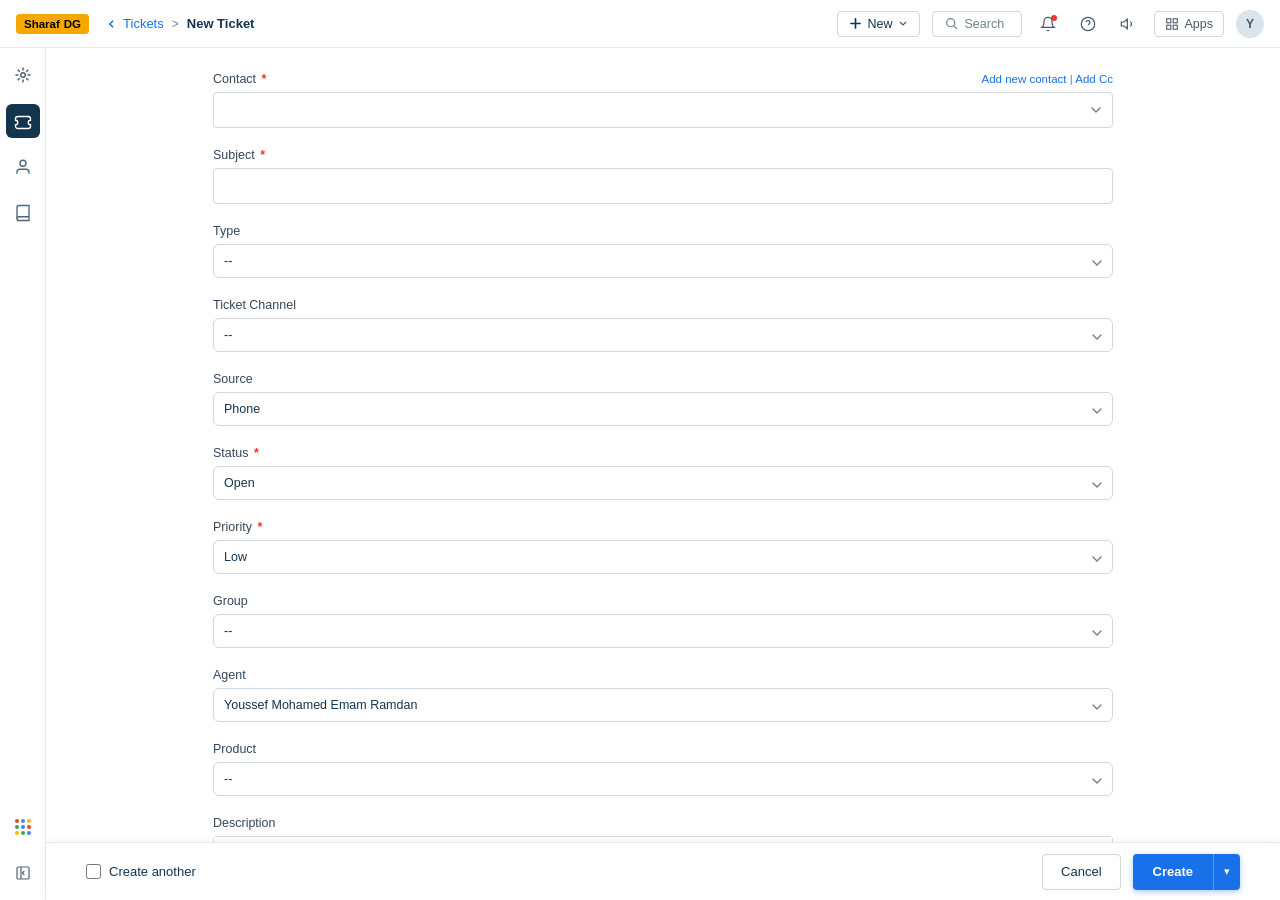
<file: new-ticket.html>
<!DOCTYPE html>
<html lang="en">
<head>
  <meta charset="UTF-8">
  <meta name="viewport" content="width=device-width, initial-scale=1.0">
  <title>New Ticket - Sharaf DG Support</title>
  <link rel="icon" href="Images/images.png" type="image/png">
  <style>
    * {
      box-sizing: border-box;
      margin: 0;
      padding: 0;
    }

    body {
      font-family: -apple-system, BlinkMacSystemFont, "Segoe UI", Roboto, "Helvetica Neue", Arial, sans-serif;
      background: #ffffff;
      color: #12344d;
      font-size: 13px;
      overflow-x: hidden;
      height: 100vh;
      display: flex;
      flex-direction: column;
    }

    /* TOP NAVBAR */
    .top-navbar {
      height: 48px;
      background: #ffffff;
      border-bottom: 1px solid #e2e8ee;
      display: flex;
      align-items: center;
      justify-content: space-between;
      padding: 0 16px;
      position: sticky;
      top: 0;
      z-index: 100;
      flex-shrink: 0;
    }

    .nav-left {
      display: flex;
      align-items: center;
      gap: 16px;
    }

    .sharaf-logo-badge {
      background: #f7a800;
      padding: 4px 8px;
      border-radius: 4px;
      display: flex;
      align-items: center;
      gap: 4px;
      font-weight: 800;
      font-size: 11.5px;
      color: #000000;
      text-decoration: none;
    }

    .breadcrumb-area {
      display: flex;
      align-items: center;
      gap: 8px;
      font-size: 13px;
    }

    .breadcrumb-dropdown {
      display: flex;
      align-items: center;
      gap: 6px;
      color: #1871e8;
      text-decoration: none;
      font-weight: 500;
    }

    .breadcrumb-separator {
      color: #708291;
      font-size: 12px;
    }

    .ticket-number-header {
      color: #12344d;
      font-weight: 600;
    }

    .nav-right {
      display: flex;
      align-items: center;
      gap: 12px;
    }

    .new-btn-container {
      position: relative;
    }

    .btn-new-ticket {
      display: flex;
      align-items: center;
      gap: 6px;
      background: #ffffff;
      border: 1px solid #cfd7df;
      padding: 5px 12px;
      border-radius: 4px;
      font-size: 12.5px;
      font-weight: 500;
      color: #12344d;
      cursor: pointer;
    }
    .btn-new-ticket * {
      pointer-events: none;
    }

    .btn-new-ticket:hover {
      background: #f8fafc;
    }

    /* + New Menu Real Dropdown */
    .new-menu-popup {
      display: none;
      position: absolute;
      top: 36px;
      left: 0;
      background: #ffffff;
      border: 1px solid #cfd7df;
      border-radius: 6px;
      box-shadow: 0 4px 16px rgba(0, 0, 0, 0.12);
      z-index: 1000;
      min-width: 155px;
      padding: 6px 0;
    }

    .new-menu-popup.show {
      display: block;
      animation: menuPopupFade 0.15s ease;
    }

    .new-menu-item {
      display: flex;
      align-items: center;
      gap: 10px;
      padding: 8px 14px;
      font-size: 13px;
      color: #12344d;
      text-decoration: none;
      cursor: pointer;
      transition: background-color 0.12s, color 0.12s;
    }

    .new-menu-item:hover {
      background-color: #f3f5f8;
      color: #1871e8;
    }

    .new-menu-item .menu-item-icon {
      color: #708291;
      transition: color 0.12s;
      flex-shrink: 0;
    }

    .new-menu-item:hover .menu-item-icon {
      color: #1871e8;
    }

    @keyframes menuPopupFade {
      from { opacity: 0; transform: translateY(-4px); }
      to { opacity: 1; transform: translateY(0); }
    }

    .search-box-btn {
      display: flex;
      align-items: center;
      gap: 7px;
      background: #ffffff;
      border: 1px solid #cfd7df;
      padding: 5px 12px;
      border-radius: 4px;
      font-size: 12.5px;
      color: #708291;
      cursor: pointer;
      min-width: 90px;
    }

    .header-icon-btn {
      background: transparent;
      border: none;
      color: #475867;
      cursor: pointer;
      padding: 6px;
      border-radius: 4px;
      display: flex;
      align-items: center;
      justify-content: center;
      position: relative;
    }

    .badge-dot {
      position: absolute;
      top: 5px;
      right: 5px;
      width: 6px;
      height: 6px;
      background: #e53935;
      border-radius: 50%;
    }

    .apps-btn {
      display: flex;
      align-items: center;
      gap: 6px;
      background: transparent;
      border: 1px solid #cfd7df;
      padding: 5px 10px;
      border-radius: 4px;
      font-size: 12.5px;
      color: #475867;
      cursor: pointer;
    }

    .user-avatar-header {
      width: 28px;
      height: 28px;
      border-radius: 50%;
      background: #dbe4ea;
      color: #475867;
      display: flex;
      align-items: center;
      justify-content: center;
      font-weight: 600;
      font-size: 12px;
      cursor: pointer;
    }

    /* WORKSPACE */
    .app-workspace {
      display: flex;
      flex: 1;
      overflow: hidden;
    }

    /* LEFT SIDEBAR */
    .global-left-sidebar {
      width: 46px;
      background: #ffffff;
      border-right: 1px solid #e2e8ee;
      display: flex;
      flex-direction: column;
      justify-content: space-between;
      align-items: center;
      padding: 10px 0;
      flex-shrink: 0;
      z-index: 90;
    }

    .sidebar-nav-group {
      display: flex;
      flex-direction: column;
      align-items: center;
      gap: 12px;
      width: 100%;
    }

    .nav-icon-link {
      width: 34px;
      height: 34px;
      display: flex;
      align-items: center;
      justify-content: center;
      border-radius: 6px;
      color: #50667a;
      cursor: pointer;
      transition: all 0.15s;
      text-decoration: none;
    }

    .nav-icon-link:hover {
      background: #f0f4f7;
      color: #12344d;
    }

    .nav-icon-link.active-dark {
      background: #12344d;
      color: #ffffff;
    }

    .waffle-icon {
      display: grid;
      grid-template-columns: repeat(3, 4px);
      gap: 2px;
    }

    .waffle-dot {
      width: 4px;
      height: 4px;
      border-radius: 50%;
    }
    .waffle-dot.c1 { background: #ea4335; }
    .waffle-dot.c2 { background: #4285f4; }
    .waffle-dot.c3 { background: #fbbc05; }
    .waffle-dot.c4 { background: #34a853; }
    .waffle-dot.c5 { background: #4285f4; }
    .waffle-dot.c6 { background: #ea4335; }
    .waffle-dot.c7 { background: #fbbc05; }
    .waffle-dot.c8 { background: #34a853; }
    .waffle-dot.c9 { background: #4285f4; }

    /* MAIN NEW TICKET VIEWPORT */
    .new-ticket-main-container {
      flex: 1;
      overflow-y: auto;
      background: #ffffff;
      position: relative;
      display: flex;
      flex-direction: column;
    }

    .new-ticket-content-wrapper {
      max-width: 980px;
      width: 100%;
      margin: 0 auto;
      padding: 24px 40px 120px 40px;
    }

    /* FORM FIELDS FROM SCREENSHOTS */
    .fd-form-group {
      margin-bottom: 20px;
      display: flex;
      flex-direction: column;
      gap: 6px;
    }

    .fd-label-row {
      display: flex;
      align-items: center;
      justify-content: space-between;
    }

    .fd-label {
      font-size: 12.5px;
      font-weight: 500;
      color: #33475b;
    }

    .fd-req-star {
      color: #e53935;
      margin-left: 2px;
      font-weight: bold;
    }

    .contact-extra-links {
      font-size: 11.5px;
      color: #708291;
    }

    .contact-extra-links a {
      color: #1871e8;
      text-decoration: none;
    }

    .contact-extra-links a:hover {
      text-decoration: underline;
    }

    .fd-input-control {
      width: 100%;
      height: 36px;
      border: 1px solid #cfd7df;
      border-radius: 4px;
      padding: 0 12px;
      font-size: 13px;
      color: #12344d;
      background: #ffffff;
      outline: none;
      font-family: inherit;
      transition: border-color 0.15s, box-shadow 0.15s;
    }

    .fd-input-control:focus {
      border-color: #1871e8;
      box-shadow: 0 0 0 1px #1871e8;
    }

    .fd-select-wrapper {
      position: relative;
      display: flex;
      align-items: center;
      width: 100%;
    }

    .fd-select-control {
      width: 100%;
      height: 36px;
      border: 1px solid #cfd7df;
      border-radius: 4px;
      padding: 0 32px 0 12px;
      font-size: 13px;
      color: #12344d;
      background: #ffffff;
      outline: none;
      font-family: inherit;
      appearance: none;
      -webkit-appearance: none;
      transition: border-color 0.15s, box-shadow 0.15s;
      cursor: pointer;
    }

    .fd-select-control:focus {
      border-color: #1871e8;
      box-shadow: 0 0 0 1px #1871e8;
    }

    .fd-chevron-icon {
      position: absolute;
      right: 12px;
      pointer-events: none;
      color: #708291;
    }

    /* DESCRIPTION RICH EDITOR BOX */
    .description-editor-card {
      border: 1px solid #cfd7df;
      border-radius: 4px;
      background: #ffffff;
      display: flex;
      flex-direction: column;
      min-height: 190px;
      transition: border-color 0.15s, box-shadow 0.15s;
    }

    .description-editor-card:focus-within {
      border-color: #1871e8;
      box-shadow: 0 0 0 1px #1871e8;
    }

    .editor-textarea-area {
      flex: 1;
      min-height: 120px;
      border: none;
      outline: none;
      padding: 14px 16px;
      font-size: 13.5px;
      color: #12344d;
      font-family: inherit;
      resize: vertical;
      line-height: 1.5;
    }

    .editor-toolbar-bottom {
      border-top: 1px solid #eef2f5;
      background: #ffffff;
      display: flex;
      flex-direction: column;
    }

    .toolbar-row-top {
      display: flex;
      align-items: center;
      padding: 6px 12px;
      gap: 4px;
      border-bottom: 1px solid #f5f7f9;
      flex-wrap: wrap;
    }

    .tool-btn {
      background: transparent;
      border: none;
      padding: 4px 6px;
      border-radius: 3px;
      font-size: 12.5px;
      color: #475867;
      cursor: pointer;
      display: flex;
      align-items: center;
      justify-content: center;
      font-family: inherit;
    }

    .tool-btn:hover {
      background: #f0f4f7;
      color: #12344d;
    }

    .tool-btn strong {
      font-family: serif;
    }

    .toolbar-row-bottom {
      display: flex;
      align-items: center;
      padding: 6px 12px;
      gap: 12px;
      background: #f8fafc;
    }

    .bottom-tool-icon-btn {
      background: transparent;
      border: none;
      color: #50667a;
      cursor: pointer;
      display: flex;
      align-items: center;
      justify-content: center;
      padding: 4px;
      border-radius: 3px;
    }

    .bottom-tool-icon-btn:hover {
      background: #e2e8ee;
      color: #12344d;
    }

    /* STICKY BOTTOM ACTIONS FOOTER BAR */
    .new-ticket-footer-bar {
      position: fixed;
      bottom: 0;
      left: 46px; /* Offset for left sidebar */
      right: 0;
      height: 58px;
      background: #ffffff;
      border-top: 1px solid #e2e8ee;
      display: flex;
      align-items: center;
      justify-content: space-between;
      padding: 0 40px;
      z-index: 100;
      box-shadow: 0 -2px 10px rgba(0, 0, 0, 0.04);
    }

    .create-another-label {
      display: flex;
      align-items: center;
      gap: 8px;
      font-size: 13px;
      color: #12344d;
      cursor: pointer;
      user-select: none;
    }

    .create-another-label input {
      cursor: pointer;
      width: 15px;
      height: 15px;
    }

    .footer-right-buttons {
      display: flex;
      align-items: center;
      gap: 12px;
    }

    .btn-fd-cancel {
      height: 36px;
      background: #ffffff;
      border: 1px solid #cfd7df;
      color: #12344d;
      padding: 0 18px;
      border-radius: 4px;
      font-size: 13px;
      font-weight: 500;
      cursor: pointer;
      transition: background 0.15s;
    }

    .btn-fd-cancel:hover {
      background: #f5f7f9;
    }

    .btn-fd-create-group {
      display: flex;
      align-items: center;
      height: 36px;
      border-radius: 4px;
      overflow: hidden;
      box-shadow: 0 2px 6px rgba(24, 113, 232, 0.35);
    }

    .btn-fd-create-main {
      height: 100%;
      background: #1871e8;
      color: #ffffff;
      border: none;
      padding: 0 20px;
      font-size: 13px;
      font-weight: 600;
      cursor: pointer;
      transition: background 0.15s;
    }

    .btn-fd-create-main:hover {
      background: #1258b5;
    }

    .btn-fd-create-arrow {
      height: 100%;
      background: #1871e8;
      color: #ffffff;
      border: none;
      border-left: 1px solid rgba(255, 255, 255, 0.3);
      padding: 0 10px;
      display: flex;
      align-items: center;
      justify-content: center;
      cursor: pointer;
      font-size: 11px;
    }

    .btn-fd-create-arrow:hover {
      background: #1258b5;
    }

    /* FRESHDESK TOAST NOTIFICATION */
    .freshdesk-toast {
      position: fixed;
      top: 54px;
      left: 50%;
      transform: translateX(-50%) translateY(-25px);
      background: #12344d;
      color: #ffffff;
      padding: 10px 20px;
      border-radius: 6px;
      font-size: 13px;
      font-weight: 500;
      display: flex;
      align-items: center;
      gap: 10px;
      box-shadow: 0 6px 20px rgba(0, 0, 0, 0.25);
      z-index: 99999;
      opacity: 0;
      pointer-events: none;
      transition: all 0.25s cubic-bezier(0.16, 1, 0.3, 1);
    }

    .freshdesk-toast.show {
      opacity: 1;
      transform: translateX(-50%) translateY(0);
      pointer-events: auto;
    }
  
    
    /* FRESHDESK CUSTOM DROPDOWN (100% MATCHING SCREENSHOT) */
    .prop-select-wrapper, .fd-select-wrapper {
      position: relative;
      width: 100%;
    }

    .custom-dropdown-box {
      width: 100%;
      height: 34px;
      border: 1px solid #cfd7df;
      border-radius: 6px;
      background: #ffffff;
      display: flex;
      align-items: center;
      justify-content: space-between;
      cursor: pointer;
      position: relative;
      transition: border-color 0.15s, box-shadow 0.15s;
    }

    .custom-dropdown-box:hover {
      border-color: #9aa8b6;
    }

    .custom-dropdown.open .custom-dropdown-box {
      border: 1.5px solid #2b66d2 !important;
      box-shadow: 0 0 0 2px rgba(43, 102, 210, 0.15) !important;
    }

    .custom-dropdown-input {
      width: calc(100% - 28px);
      height: 100%;
      border: none;
      outline: none;
      background: transparent;
      padding: 0 10px;
      font-size: 12.5px;
      color: #12344d;
      font-family: inherit;
      cursor: pointer;
    }

    /* Blue selection highlight as shown in user screenshot */
    .custom-dropdown-input::selection {
      background: #2b66d2;
      color: #ffffff;
    }

    .custom-dropdown-chevron {
      position: absolute;
      right: 10px;
      color: #708291;
      transition: transform 0.18s ease, color 0.18s ease;
      pointer-events: none;
    }

    .custom-dropdown.open .custom-dropdown-chevron {
      transform: rotate(180deg);
      color: #2b66d2;
    }

    /* Custom Dropdown Menu List */
    .custom-dropdown-menu {
      display: none;
      position: absolute;
      top: calc(100% + 4px);
      left: 0;
      right: 0;
      background: #ffffff;
      border: 1px solid #dce4ec;
      border-radius: 6px;
      box-shadow: 0 8px 24px rgba(18, 52, 77, 0.14), 0 2px 6px rgba(18, 52, 77, 0.04);
      padding: 4px;
      max-height: 200px;
      overflow-y: auto;
      z-index: 9999;
      animation: ddMenuFadeIn 0.12s ease;
    }

    @keyframes ddMenuFadeIn {
      from { opacity: 0; transform: translateY(-3px); }
      to { opacity: 1; transform: translateY(0); }
    }

    .custom-dropdown.open .custom-dropdown-menu {
      display: block;
    }

    .custom-dropdown-option {
      padding: 7px 10px;
      font-size: 12.5px;
      color: #33475b;
      border-radius: 4px;
      cursor: pointer;
      transition: background-color 0.1s, color 0.1s;
      user-select: none;
      white-space: nowrap;
      overflow: hidden;
      text-overflow: ellipsis;
      margin-bottom: 2px;
      text-align: left;
    }

    .custom-dropdown-option:hover {
      background-color: #f0f5fc;
      color: #1871e8;
    }

    /* Selected Item: soft sky-blue rounded background exactly matching screenshot */
    .custom-dropdown-option.selected {
      background-color: #deefff !important;
      color: #12344d !important;
      font-weight: 500;
    }

    /* Custom Slim Scrollbar Matching Screenshot */
    .custom-dropdown-menu::-webkit-scrollbar {
      width: 6px;
    }

    .custom-dropdown-menu::-webkit-scrollbar-track {
      background: #f1f4f8;
      border-radius: 4px;
    }

    .custom-dropdown-menu::-webkit-scrollbar-thumb {
      background: #8898aa;
      border-radius: 4px;
    }

    .custom-dropdown-menu::-webkit-scrollbar-thumb:hover {
      background: #627282;
    }

  </style>
</head>
<body>

  <!-- TOP HEADER BAR -->
  <header class="top-navbar">
    <div class="nav-left">
      <!-- Sharaf DG Yellow Logo Badge -->
      <a href="dashboard.html" class="sharaf-logo-badge" title="Sharaf DG">
        <span class="sharaf-text">Sharaf</span>
        <span class="dg-text">DG</span>
      </a>

      <!-- Breadcrumbs -->
      <div class="breadcrumb-area">
        <a href="tickets.html" class="breadcrumb-dropdown">
          <svg width="12" height="12" viewBox="0 0 16 16" fill="currentColor">
            <path d="M10 13L5 8l5-5 1.4 1.4L7.8 8l3.6 3.6z"/>
          </svg>
          <span>Tickets</span>
        </a>
        <span class="breadcrumb-separator">&gt;</span>
        <span class="ticket-number-header">New Ticket</span>
      </div>
    </div>

    <div class="nav-right">
      <!-- + New Button with Image Dropdown -->
      <div class="new-btn-container">
        <button class="btn-new-ticket" onclick="toggleNewMenu(event)" type="button">
          <svg width="11" height="11" viewBox="0 0 12 12" fill="none">
            <path d="M6 1V11M1 6H11" stroke="#12344d" stroke-width="1.8" stroke-linecap="round"/>
          </svg>
          <span>New</span>
          <svg width="8" height="5" viewBox="0 0 8 5" fill="none"><path d="M1 1L4 4L7 1" stroke="#475867" stroke-width="1.2"/></svg>
        </button>

        <!-- Real Freshdesk + New Dropdown Menu -->
        <div class="new-menu-popup" id="newMenuPopup">
          <a href="new-ticket.html" class="new-menu-item" onclick="window.location.href='new-ticket.html';">
            <svg class="menu-item-icon" width="15" height="15" viewBox="0 0 24 24" fill="none" stroke="currentColor" stroke-width="1.8">
              <path d="M2 9a3 3 0 0 1 3-3h14a3 3 0 0 1 3 3v2a3 3 0 0 0 0 6v2a3 3 0 0 1-3 3H5a3 3 0 0 1-3-3v-2a3 3 0 0 0 0-6V9z"/>
              <line x1="9" y1="9" x2="9" y2="9.01" stroke-width="2"/>
              <line x1="9" y1="15" x2="9" y2="15.01" stroke-width="2"/>
            </svg>
            <span>Ticket</span>
          </a>
          <a href="javascript:void(0)" class="new-menu-item" onclick="createNewItem('Email')">
            <svg class="menu-item-icon" width="15" height="15" viewBox="0 0 24 24" fill="none" stroke="currentColor" stroke-width="1.8">
              <rect x="2" y="4" width="20" height="16" rx="2"></rect>
              <polyline points="22 6 12 13 2 6"></polyline>
            </svg>
            <span>Email</span>
          </a>
          <a href="javascript:void(0)" class="new-menu-item" onclick="createNewItem('Contact')">
            <svg class="menu-item-icon" width="15" height="15" viewBox="0 0 24 24" fill="none" stroke="currentColor" stroke-width="1.8">
              <rect x="3" y="3" width="18" height="18" rx="4"></rect>
              <circle cx="12" cy="10" r="3"></circle>
              <path d="M7 18a5 5 0 0 1 10 0"></path>
            </svg>
            <span>Contact</span>
          </a>
          <a href="javascript:void(0)" class="new-menu-item" onclick="createNewItem('Company')">
            <svg class="menu-item-icon" width="15" height="15" viewBox="0 0 24 24" fill="none" stroke="currentColor" stroke-width="1.8">
              <path d="M3 21h18"></path>
              <path d="M5 21V5a2 2 0 0 1 2-2h8a2 2 0 0 1 2 2v16"></path>
              <path d="M15 21V10a2 2 0 0 1 2-2h2a2 2 0 0 1 2 2v11"></path>
              <line x1="8" y1="7" x2="10" y2="7"></line>
              <line x1="8" y1="11" x2="10" y2="11"></line>
              <line x1="8" y1="15" x2="10" y2="15"></line>
            </svg>
            <span>Company</span>
          </a>
        </div>
      </div>

      <div class="search-box-btn">
        <svg width="13" height="13" viewBox="0 0 16 16" fill="none">
          <circle cx="7" cy="7" r="5" stroke="#708291" stroke-width="1.5"/>
          <path d="M11 11L14.5 14.5" stroke="#708291" stroke-width="1.5"/>
        </svg>
        <span>Search</span>
      </div>

      <button class="header-icon-btn" title="Notifications">
        <svg width="16" height="16" viewBox="0 0 24 24" fill="none" stroke="currentColor" stroke-width="1.8">
          <path d="M18 8A6 6 0 0 0 6 8c0 7-3 9-3 9h18s-3-2-3-9"></path>
          <path d="M13.73 21a2 2 0 0 1-3.46 0"></path>
        </svg>
        <span class="badge-dot"></span>
      </button>

      <button class="header-icon-btn" title="Help & Support">
        <svg width="16" height="16" viewBox="0 0 24 24" fill="none" stroke="currentColor" stroke-width="1.8">
          <circle cx="12" cy="12" r="10"></circle>
          <path d="M9.09 9a3 3 0 0 1 5.83 1c0 2-3 3-3 3"></path>
          <line x1="12" y1="17" x2="12.01" y2="17"></line>
        </svg>
      </button>

      <button class="header-icon-btn" title="Announcements">
        <svg width="16" height="16" viewBox="0 0 24 24" fill="none" stroke="currentColor" stroke-width="1.8">
          <path d="M11 5L6 9H2v6h4l5 4V5z"></path>
          <path d="M15.54 8.46a5 5 0 0 1 0 7.07"></path>
        </svg>
      </button>

      <button class="apps-btn" title="Apps">
        <svg width="14" height="14" viewBox="0 0 24 24" fill="none" stroke="currentColor" stroke-width="1.8">
          <rect x="3" y="3" width="7" height="7"></rect>
          <rect x="14" y="3" width="7" height="7"></rect>
          <rect x="14" y="14" width="7" height="7"></rect>
          <rect x="3" y="14" width="7" height="7"></rect>
        </svg>
        <span>Apps</span>
      </button>

      <div class="user-avatar-header" title="Agent Profile">Y</div>
    </div>
  </header>

  <!-- MAIN APP WORKSPACE CONTAINER -->
  <div class="app-workspace">

    <!-- LEFT GLOBAL NAVIGATION BAR -->
    <aside class="global-left-sidebar">
      <div class="sidebar-nav-group">
        <a href="dashboard.html" class="nav-icon-link" title="Dashboard">
          <svg width="18" height="18" viewBox="0 0 24 24" fill="none" stroke="currentColor" stroke-width="2">
            <path d="M12 2v4M4.93 4.93l2.83 2.83M2 12h4M4.93 19.07l2.83-2.83M12 22v-4M19.07 19.07l-2.83-2.83M22 12h-4M19.07 4.93l-2.83 2.83"></path>
            <circle cx="12" cy="12" r="3"></circle>
          </svg>
        </a>

        <a href="tickets.html" class="nav-icon-link active-dark" title="All unresolved tickets">
          <svg width="18" height="18" viewBox="0 0 24 24" fill="none" stroke="currentColor" stroke-width="1.8">
            <path d="M2 9a3 3 0 0 1 3-3h14a3 3 0 0 1 3 3v2a3 3 0 0 0 0 6v2a3 3 0 0 1-3 3H5a3 3 0 0 1-3-3v-2a3 3 0 0 0 0-6V9z"/>
            <line x1="9" y1="9" x2="9" y2="9.01" stroke-width="2"/>
            <line x1="9" y1="15" x2="9" y2="15.01" stroke-width="2"/>
          </svg>
        </a>

        <div class="nav-icon-link" title="Contacts">
          <svg width="18" height="18" viewBox="0 0 24 24" fill="none" stroke="currentColor" stroke-width="1.8">
            <path d="M20 21v-2a4 4 0 0 0-4-4H8a4 4 0 0 0-4 4v2"></path>
            <circle cx="12" cy="7" r="4"></circle>
          </svg>
        </div>

        <div class="nav-icon-link" title="Companies">
          <svg width="18" height="18" viewBox="0 0 24 24" fill="none" stroke="currentColor" stroke-width="1.8">
            <path d="M4 19.5A2.5 2.5 0 0 1 6.5 17H20"></path>
            <path d="M6.5 2H20v20H6.5A2.5 2.5 0 0 1 4 19.5v-15A2.5 2.5 0 0 1 6.5 2z"></path>
          </svg>
        </div>
      </div>

      <div class="sidebar-nav-group">
        <div class="nav-icon-link" title="Freshworks Switcher">
          <div class="waffle-icon">
            <div class="waffle-dot c1"></div>
            <div class="waffle-dot c2"></div>
            <div class="waffle-dot c3"></div>
            <div class="waffle-dot c4"></div>
            <div class="waffle-dot c5"></div>
            <div class="waffle-dot c6"></div>
            <div class="waffle-dot c7"></div>
            <div class="waffle-dot c8"></div>
            <div class="waffle-dot c9"></div>
          </div>
        </div>

        <div class="nav-icon-link" title="Toggle Sidebar">
          <svg width="16" height="16" viewBox="0 0 24 24" fill="none" stroke="currentColor" stroke-width="1.8">
            <rect x="3" y="3" width="18" height="18" rx="2"></rect>
            <line x1="9" y1="3" x2="9" y2="21"></line>
            <path d="M14 9l-3 3 3 3"></path>
          </svg>
        </div>
      </div>
    </aside>

    <!-- MAIN FORM VIEWPORT -->
    <main class="new-ticket-main-container">
      <form id="createTicketForm" onsubmit="submitNewTicket(event)">
        <div class="new-ticket-content-wrapper">

          <!-- 1. Contact * -->
          <div class="fd-form-group">
            <div class="fd-label-row">
              <label class="fd-label">Contact <span class="fd-req-star">*</span></label>
              <div class="contact-extra-links">
                <a href="#">Add new contact</a> | <a href="#">Add Cc</a>
              </div>
            </div>
            <div class="fd-select-wrapper">
              <input type="text" id="ticketContact" class="fd-input-control" placeholder="" required>
              <svg class="fd-chevron-icon" width="10" height="6" viewBox="0 0 10 6" fill="none">
                <path d="M1 1L5 5L9 1" stroke="#708291" stroke-width="1.4" stroke-linecap="round"/>
              </svg>
            </div>
          </div>

          <!-- 2. Subject * -->
          <div class="fd-form-group">
            <label class="fd-label">Subject <span class="fd-req-star">*</span></label>
            <input type="text" id="ticketSubject" class="fd-input-control" placeholder="" required>
          </div>

          <!-- 3. Type -->
          <div class="fd-form-group">
            <label class="fd-label">Type</label>
            <div class="fd-select-wrapper">
              <select id="ticketType" class="fd-select-control">
                <option selected>--</option>
                <option>Inbound call</option>
                <option>Inbound Chat</option>
                <option>Outbound Call</option>
                <option>Carry-In Repair</option>
                <option>Vendor Allocation</option>
                <option>SRAN Transaction</option>
                <option>Store Deliveries</option>
                <option>Complaint</option>
                <option>Sales</option>
                <option>SDG Invoice copy request</option>
                <option>Others</option>
              </select>
              <svg class="fd-chevron-icon" width="10" height="6" viewBox="0 0 10 6" fill="none">
                <path d="M1 1L5 5L9 1" stroke="#708291" stroke-width="1.4" stroke-linecap="round"/>
              </svg>
            </div>
          </div>

          <!-- 4. Ticket Channel -->
          <div class="fd-form-group">
            <label class="fd-label">Ticket Channel</label>
            <div class="fd-select-wrapper">
              <select id="ticketChannel" class="fd-select-control">
                <option selected>--</option>
                <option>Phone</option>
                <option>Email</option>
                <option>Chat</option>
                <option>WhatsApp</option>
                <option>Store Walk-in</option>
                <option>Social Media</option>
                <option>Portal</option>
              </select>
              <svg class="fd-chevron-icon" width="10" height="6" viewBox="0 0 10 6" fill="none">
                <path d="M1 1L5 5L9 1" stroke="#708291" stroke-width="1.4" stroke-linecap="round"/>
              </svg>
            </div>
          </div>

          <!-- 5. Source -->
          <div class="fd-form-group">
            <label class="fd-label">Source</label>
            <div class="fd-select-wrapper">
              <select id="ticketSource" class="fd-select-control">
                <option selected>Phone</option>
                <option>Email</option>
                <option>Chat</option>
                <option>WhatsApp</option>
                <option>Portal</option>
                <option>Store Walk-in</option>
              </select>
              <svg class="fd-chevron-icon" width="10" height="6" viewBox="0 0 10 6" fill="none">
                <path d="M1 1L5 5L9 1" stroke="#708291" stroke-width="1.4" stroke-linecap="round"/>
              </svg>
            </div>
          </div>

          <!-- 6. Status * -->
          <div class="fd-form-group">
            <label class="fd-label">Status <span class="fd-req-star">*</span></label>
            <div class="fd-select-wrapper">
              <select id="ticketStatus" class="fd-select-control">
                <option selected>Open</option>
                <option>Pending</option>
                <option>Resolved</option>
                <option>Closed</option>
                <option>Waiting on Customer</option>
                <option>Waiting on Third Party</option>
              </select>
              <svg class="fd-chevron-icon" width="10" height="6" viewBox="0 0 10 6" fill="none">
                <path d="M1 1L5 5L9 1" stroke="#708291" stroke-width="1.4" stroke-linecap="round"/>
              </svg>
            </div>
          </div>

          <!-- 7. Priority * -->
          <div class="fd-form-group">
            <label class="fd-label">Priority <span class="fd-req-star">*</span></label>
            <div class="fd-select-wrapper">
              <select id="ticketPriority" class="fd-select-control">
                <option selected>Low</option>
                <option>Medium</option>
                <option>High</option>
                <option>Urgent</option>
              </select>
              <svg class="fd-chevron-icon" width="10" height="6" viewBox="0 0 10 6" fill="none">
                <path d="M1 1L5 5L9 1" stroke="#708291" stroke-width="1.4" stroke-linecap="round"/>
              </svg>
            </div>
          </div>

          <!-- 8. Group -->
          <div class="fd-form-group">
            <label class="fd-label">Group</label>
            <div class="fd-select-wrapper">
              <select id="ticketGroup" class="fd-select-control">
                <option selected>--</option>
                <option>Finance</option>
                <option>Customer Support</option>
                <option>Sales</option>
                <option>Operations</option>
                <option>EG1 / AMC</option>
                <option>Online</option>
              </select>
              <svg class="fd-chevron-icon" width="10" height="6" viewBox="0 0 10 6" fill="none">
                <path d="M1 1L5 5L9 1" stroke="#708291" stroke-width="1.4" stroke-linecap="round"/>
              </svg>
            </div>
          </div>

          <!-- 9. Agent -->
          <div class="fd-form-group">
            <label class="fd-label">Agent</label>
            <div class="fd-select-wrapper">
              <select id="ticketAgent" class="fd-select-control">
                <option selected>Youssef Mohamed Emam Ramdan</option>
                <option>Ahmed Arif</option>
                <option>Omniya Abd Rabo Ibrahim</option>
                <option>Zamzam Walid Abdelraouf</option>
                <option>Amr Mohamed Ashraf</option>
                <option>Mahmoud Aziz Shoaib Ibrahim</option>
                <option>Mohamed Saed</option>
                <option>Unassigned</option>
              </select>
              <svg class="fd-chevron-icon" width="10" height="6" viewBox="0 0 10 6" fill="none">
                <path d="M1 1L5 5L9 1" stroke="#708291" stroke-width="1.4" stroke-linecap="round"/>
              </svg>
            </div>
          </div>

          <!-- 10. Product -->
          <div class="fd-form-group">
            <label class="fd-label">Product</label>
            <div class="fd-select-wrapper">
              <select id="ticketProduct" class="fd-select-control">
                <option selected>--</option>
                <option>Electronics</option>
                <option>Appliances</option>
                <option>Mobile & Tablets</option>
                <option>Laptops & Computers</option>
                <option>Accessories</option>
              </select>
              <svg class="fd-chevron-icon" width="10" height="6" viewBox="0 0 10 6" fill="none">
                <path d="M1 1L5 5L9 1" stroke="#708291" stroke-width="1.4" stroke-linecap="round"/>
              </svg>
            </div>
          </div>

          <!-- 11. Description with Rich Toolbar -->
          <div class="fd-form-group">
            <label class="fd-label">Description</label>
            <div class="description-editor-card">
              <textarea id="ticketDescription" class="editor-textarea-area" placeholder=""></textarea>
              <div class="editor-toolbar-bottom">
                <div class="toolbar-row-top">
                  <button type="button" class="tool-btn" title="Bold"><strong>B</strong></button>
                  <button type="button" class="tool-btn" title="Italic"><em>I</em></button>
                  <button type="button" class="tool-btn" title="Underline"><u>U</u></button>
                  <button type="button" class="tool-btn" title="Heading 1">H1</button>
                  <button type="button" class="tool-btn" title="Heading 2">H2</button>
                  <button type="button" class="tool-btn" title="Font Color">A ▾</button>
                  <button type="button" class="tool-btn" title="Align">≡ ▾</button>
                  <button type="button" class="tool-btn" title="List">⁝≡ ▾</button>
                  <button type="button" class="tool-btn" title="Quote">❝</button>
                  <button type="button" class="tool-btn" title="Insert Link">🔗</button>
                  <button type="button" class="tool-btn" title="Insert Image">📷</button>
                  <button type="button" class="tool-btn" title="Code Block">( )</button>
                  <button type="button" class="tool-btn" title="Formula"><em>fx</em></button>
                </div>
                <div class="toolbar-row-bottom">
                  <button type="button" class="bottom-tool-icon-btn" title="Formatting">A</button>
                  <label class="bottom-tool-icon-btn" title="Attach file" style="cursor: pointer;">
                    <input type="file" style="display: none;" onchange="alert('File attached: ' + this.files[0].name)">
                    📎
                  </label>
                  <button type="button" class="bottom-tool-icon-btn" title="Insert Table">⊞</button>
                  <button type="button" class="bottom-tool-icon-btn" title="Insert Canned Response">📖</button>
                </div>
              </div>
            </div>
          </div>

          <!-- 12. Parent/child: -->
          <div class="fd-form-group">
            <label class="fd-label">Parent/child:</label>
            <input type="text" id="ticketParentChild" class="fd-input-control" placeholder="">
          </div>

          <!-- 13. Associated Ticket ID: -->
          <div class="fd-form-group">
            <label class="fd-label">Associated Ticket ID:</label>
            <input type="text" id="ticketAssociatedId" class="fd-input-control" placeholder="">
          </div>

          <!-- 14. Call ID -->
          <div class="fd-form-group">
            <label class="fd-label">Call ID</label>
            <input type="text" id="ticketCallId" class="fd-input-control" placeholder="">
          </div>

          <!-- 15. Reason for exception/On Hold: -->
          <div class="fd-form-group">
            <label class="fd-label">Reason for exception/On Hold:</label>
            <div class="fd-select-wrapper">
              <select id="ticketReasonException" class="fd-select-control">
                <option selected>--</option>
                <option>Awaiting Customer Response</option>
                <option>Pending Internal Review</option>
                <option>Vendor Escalation</option>
                <option>Store Verification</option>
              </select>
              <svg class="fd-chevron-icon" width="10" height="6" viewBox="0 0 10 6" fill="none">
                <path d="M1 1L5 5L9 1" stroke="#708291" stroke-width="1.4" stroke-linecap="round"/>
              </svg>
            </div>
          </div>

          <!-- 16. Created By -->
          <div class="fd-form-group">
            <label class="fd-label">Created By</label>
            <div class="fd-select-wrapper">
              <select id="ticketCreatedBy" class="fd-select-control">
                <option selected>--</option>
                <option>Youssef Mohamed Emam Ramdan</option>
                <option>Jahaber Sadiq</option>
                <option>Omniya Abd Rabo Ibrahim</option>
                <option>Ahmed Arif</option>
                <option>Zamzam Walid Abdelraouf</option>
                <option>System</option>
              </select>
              <svg class="fd-chevron-icon" width="10" height="6" viewBox="0 0 10 6" fill="none">
                <path d="M1 1L5 5L9 1" stroke="#708291" stroke-width="1.4" stroke-linecap="round"/>
              </svg>
            </div>
          </div>

          <!-- 17. Tags -->
          <div class="fd-form-group">
            <label class="fd-label">Tags</label>
            <input type="text" id="ticketTags" class="fd-input-control" placeholder="">
          </div>

        </div>

        <!-- STICKY BOTTOM ACTIONS FOOTER BAR -->
        <footer class="new-ticket-footer-bar">
          <label class="create-another-label">
            <input type="checkbox" id="chkCreateAnother">
            <span>Create another</span>
          </label>

          <div class="footer-right-buttons">
            <button type="button" class="btn-fd-cancel" onclick="window.location.href='tickets.html'">Cancel</button>
            <div class="btn-fd-create-group">
              <button type="submit" class="btn-fd-create-main">Create</button>
              <button type="button" class="btn-fd-create-arrow">▾</button>
            </div>
          </div>
        </footer>
      </form>
    </main>
  </div>

  <!-- FRESHDESK TOAST NOTIFICATION -->
  <div id="toastSuccess" class="freshdesk-toast">
    <svg width="16" height="16" viewBox="0 0 24 24" fill="none" stroke="#22c55e" stroke-width="2.5" stroke-linecap="round" stroke-linejoin="round">
      <polyline points="20 6 9 17 4 12"></polyline>
    </svg>
    <span>Ticket created successfully.</span>
  </div>

  <script>
    function toggleNewMenu(e) {
      if (e) {
        e.stopPropagation();
      }
      const popup = document.getElementById('newMenuPopup');
      if (popup) {
        popup.classList.toggle('show');
      }
    }
    window.toggleNewMenu = toggleNewMenu;

    document.addEventListener('click', function(e) {
      const popup = document.getElementById('newMenuPopup');
      if (popup && popup.classList.contains('show')) {
        if (!e.target.closest('.new-btn-container')) {
          popup.classList.remove('show');
        }
      }
    });

    function createNewItem(type) {
      const popup = document.getElementById('newMenuPopup');
      if (popup) popup.classList.remove('show');
      const toast = document.getElementById('toastSuccess');
      if (toast) {
        const toastSpan = toast.querySelector('span');
        if (toastSpan) toastSpan.innerText = `New ${type} creation dialog`;
        toast.classList.add('show');
        setTimeout(() => toast.classList.remove('show'), 2200);
      }
    }

    function submitNewTicket(e) {
      e.preventDefault();
      const contact = document.getElementById('ticketContact').value.trim();
      const subject = document.getElementById('ticketSubject').value.trim();

      if (!contact || !subject) {
        alert('Please fill in both Contact and Subject fields.');
        return;
      }

      const newTicketNumber = Math.floor(953215 + Math.random() * 50);

      // Show toast
      const toast = document.getElementById('toastSuccess');
      if (toast) {
        const toastSpan = toast.querySelector('span');
        if (toastSpan) toastSpan.innerText = `Ticket #${newTicketNumber} created successfully.`;
        toast.classList.add('show');
      }

      const createAnother = document.getElementById('chkCreateAnother').checked;

      if (createAnother) {
        // Reset form to create another
        document.getElementById('createTicketForm').reset();
        document.getElementById('ticketAgent').value = 'Youssef Mohamed Emam Ramdan';
        document.getElementById('ticketSource').value = 'Phone';
        document.getElementById('ticketStatus').value = 'Open';
        document.getElementById('ticketPriority').value = 'Low';
        setTimeout(() => {
          if (toast) toast.classList.remove('show');
        }, 2500);
      } else {
        setTimeout(() => {
          window.location.href = 'tickets.html';
        }, 1200);
      }
    }
  
    
    // --- CUSTOM FRESHDESK SEARCHABLE DROPDOWN SYSTEM (MATCHING SCREENSHOT) ---
    function initCustomDropdowns() {
      const wrappers = document.querySelectorAll('.prop-select-wrapper, .fd-select-wrapper');
      wrappers.forEach(wrapper => {
        const select = wrapper.querySelector('select');
        if (!select || wrapper.classList.contains('custom-dropdown-init')) return;
        wrapper.classList.add('custom-dropdown', 'custom-dropdown-init');

        const oldChevron = wrapper.querySelector('.select-chevron, .fd-chevron-icon');
        if (oldChevron) oldChevron.style.display = 'none';

        select.style.display = 'none';

        const currentSelected = select.options[select.selectedIndex] || select.options[0];
        const currentVal = currentSelected ? currentSelected.text : '--';

        // Trigger container box
        const box = document.createElement('div');
        box.className = 'custom-dropdown-box';

        const input = document.createElement('input');
        input.type = 'text';
        input.className = 'custom-dropdown-input';
        input.value = currentVal;
        input.autocomplete = 'off';
        input.spellcheck = false;

        const chevron = document.createElement('div');
        chevron.className = 'custom-dropdown-chevron';
        chevron.innerHTML = `
          <svg width="10" height="6" viewBox="0 0 10 6" fill="none">
            <path d="M1 1L5 5L9 1" stroke="currentColor" stroke-width="1.4" stroke-linecap="round"/>
          </svg>
        `;

        box.appendChild(input);
        box.appendChild(chevron);

        // Menu
        const menu = document.createElement('div');
        menu.className = 'custom-dropdown-menu';

        function buildOptions(filterText = '') {
          menu.innerHTML = '';
          const q = filterText.toLowerCase().trim();
          let count = 0;

          Array.from(select.options).forEach((opt, idx) => {
            if (q && !opt.text.toLowerCase().includes(q)) return;
            count++;

            const optDiv = document.createElement('div');
            optDiv.className = 'custom-dropdown-option' + (select.selectedIndex === idx ? ' selected' : '');
            optDiv.innerText = opt.text;
            optDiv.dataset.value = opt.value || opt.text;
            optDiv.dataset.index = idx;

            optDiv.addEventListener('mousedown', function(e) {
              e.preventDefault();
              select.selectedIndex = idx;
              input.value = opt.text;

              menu.querySelectorAll('.custom-dropdown-option').forEach(o => o.classList.remove('selected'));
              this.classList.add('selected');

              wrapper.classList.remove('open');

              // Dispatch change event to notify properties engine
              const event = new Event('change', { bubbles: true });
              select.dispatchEvent(event);
            });

            menu.appendChild(optDiv);
          });

          if (count === 0) {
            const noRes = document.createElement('div');
            noRes.className = 'custom-dropdown-option';
            noRes.style.color = '#8898aa';
            noRes.style.cursor = 'default';
            noRes.innerText = 'No matches found';
            menu.appendChild(noRes);
          }
        }

        buildOptions();

        // Focus & Click: open and highlight text like in user screenshot
        function openDropdown() {
          document.querySelectorAll('.custom-dropdown.open').forEach(d => {
            if (d !== wrapper) d.classList.remove('open');
          });

          buildOptions('');
          wrapper.classList.add('open');

          // Highlight text in blue as shown in screenshot
          setTimeout(() => {
            input.select();
            const selectedOpt = menu.querySelector('.custom-dropdown-option.selected');
            if (selectedOpt) selectedOpt.scrollIntoView({ block: 'nearest' });
          }, 10);
        }

        input.addEventListener('focus', function() {
          openDropdown();
        });

        box.addEventListener('click', function(e) {
          if (e.target !== input) {
            if (wrapper.classList.contains('open')) {
              wrapper.classList.remove('open');
            } else {
              input.focus();
              openDropdown();
            }
          }
        });

        // Typing in input filters the options
        input.addEventListener('input', function() {
          if (!wrapper.classList.contains('open')) {
            wrapper.classList.add('open');
          }
          buildOptions(this.value);
        });

        // Keyboard navigation
        input.addEventListener('keydown', function(e) {
          if (e.key === 'ArrowDown') {
            e.preventDefault();
            const opts = Array.from(menu.querySelectorAll('.custom-dropdown-option:not([style*="default"])'));
            if (!opts.length) return;
            let curIdx = opts.findIndex(o => o.classList.contains('selected'));
            if (curIdx < opts.length - 1) {
              opts.forEach(o => o.classList.remove('selected'));
              curIdx++;
              opts[curIdx].classList.add('selected');
              opts[curIdx].scrollIntoView({ block: 'nearest' });
            }
          } else if (e.key === 'ArrowUp') {
            e.preventDefault();
            const opts = Array.from(menu.querySelectorAll('.custom-dropdown-option:not([style*="default"])'));
            if (!opts.length) return;
            let curIdx = opts.findIndex(o => o.classList.contains('selected'));
            if (curIdx > 0) {
              opts.forEach(o => o.classList.remove('selected'));
              curIdx--;
              opts[curIdx].classList.add('selected');
              opts[curIdx].scrollIntoView({ block: 'nearest' });
            }
          } else if (e.key === 'Enter') {
            e.preventDefault();
            const selectedOpt = menu.querySelector('.custom-dropdown-option.selected');
            if (selectedOpt && selectedOpt.dataset.index !== undefined) {
              const idx = parseInt(selectedOpt.dataset.index);
              select.selectedIndex = idx;
              input.value = select.options[idx].text;
              wrapper.classList.remove('open');
              const event = new Event('change', { bubbles: true });
              select.dispatchEvent(event);
            }
          } else if (e.key === 'Escape') {
            wrapper.classList.remove('open');
            input.value = select.options[select.selectedIndex] ? select.options[select.selectedIndex].text : '--';
          }
        });

        input.addEventListener('blur', function() {
          setTimeout(() => {
            if (!wrapper.contains(document.activeElement)) {
              wrapper.classList.remove('open');
              input.value = select.options[select.selectedIndex] ? select.options[select.selectedIndex].text : '--';
            }
          }, 150);
        });

        wrapper.appendChild(box);
        wrapper.appendChild(menu);

        wrapper.updateCustomValue = function(val) {
          for (let i = 0; i < select.options.length; i++) {
            if (select.options[i].value === val || select.options[i].text === val) {
              select.selectedIndex = i;
              input.value = select.options[i].text;
              buildOptions('');
              break;
            }
          }
        };
      });
    }

    document.addEventListener('click', function(e) {
      if (!e.target.closest('.custom-dropdown')) {
        document.querySelectorAll('.custom-dropdown.open').forEach(d => d.classList.remove('open'));
      }
    });

    initCustomDropdowns();
</script>
</body>
</html>
</file>
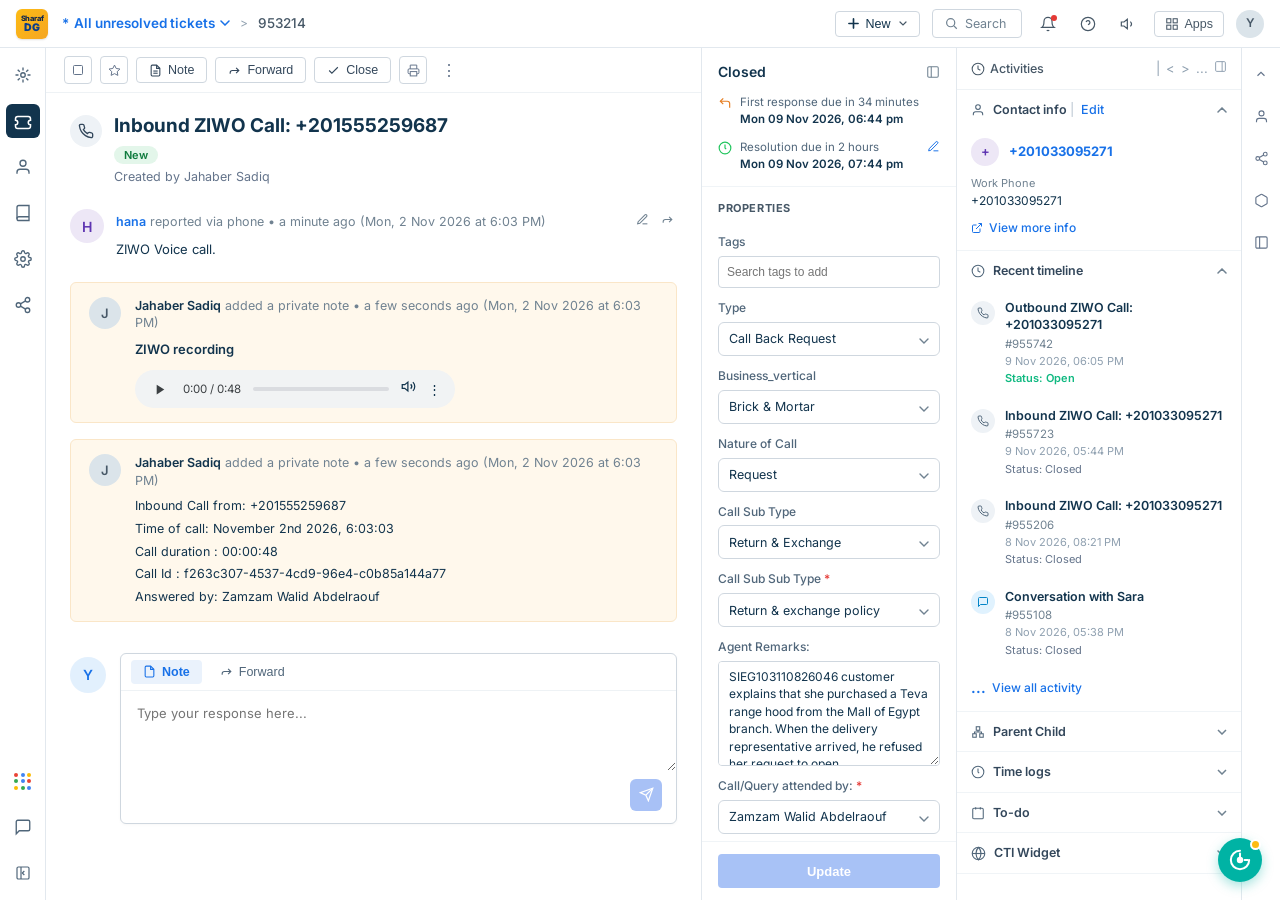
<file: ticket-ziwo.html>
<!DOCTYPE html>
<html lang="en">

<head>
  <meta charset="UTF-8">
  <meta name="viewport" content="width=device-width, initial-scale=1.0">
  <title>Sharaf DG - Ticket #953214 Inbound ZIWO Call: +201555259687</title>
  <link rel="icon" href="Images/images.png" type="image/png">
  <!-- Google Fonts: Inter & Cairo -->
  <link rel="preconnect" href="https://fonts.googleapis.com">
  <link rel="preconnect" href="https://fonts.gstatic.com" crossorigin>
  <link
    href="https://fonts.googleapis.com/css2?family=Cairo:wght@400;600;700&family=Inter:wght@400;500;600;700&display=swap"
    rel="stylesheet">

  <style>
    *,
    *::before,
    *::after {
      box-sizing: border-box;
      margin: 0;
      padding: 0;
    }

    body {
      font-family: 'Inter', -apple-system, BlinkMacSystemFont, "Segoe UI", Roboto, sans-serif;
      background-color: #f5f7f9;
      color: #12344d;
      font-size: 13px;
      line-height: 1.4;
      overflow: hidden;
      height: 100vh;
      display: flex;
      flex-direction: column;
    }

    /* TOP HEADER BAR */
    .top-navbar {
      height: 48px;
      background: #ffffff;
      border-bottom: 1px solid #e2e8ee;
      display: flex;
      align-items: center;
      justify-content: space-between;
      padding: 0 16px;
      flex-shrink: 0;
      z-index: 100;
      position: relative;
    }

    .nav-left {
      display: flex;
      align-items: center;
      gap: 14px;
    }

    .sharaf-logo-badge {
      background: linear-gradient(135deg, #fdbb14, #f5a623);
      border-radius: 6px;
      width: 32px;
      height: 30px;
      display: flex;
      flex-direction: column;
      align-items: center;
      justify-content: center;
      box-shadow: 0 1px 2px rgba(0, 0, 0, 0.12);
      cursor: pointer;
      user-select: none;
    }

    .sharaf-logo-badge .sharaf-text {
      font-size: 7.5px;
      font-weight: 800;
      color: #12284c;
      letter-spacing: -0.2px;
      line-height: 8px;
    }

    .sharaf-logo-badge .dg-text {
      font-size: 10.5px;
      font-weight: 900;
      color: #0b3e8c;
      line-height: 10px;
    }

    .breadcrumb-area {
      display: flex;
      align-items: center;
      gap: 8px;
      font-size: 13.5px;
    }

    .breadcrumb-dropdown {
      color: #1871e8;
      font-weight: 600;
      display: flex;
      align-items: center;
      gap: 5px;
      cursor: pointer;
      text-decoration: none;
    }

    .breadcrumb-separator {
      color: #92a2b1;
      font-size: 12px;
      margin: 0 2px;
    }

    .ticket-number-header {
      color: #475867;
      font-weight: 500;
    }

    /* Header Right Actions */
    .nav-right {
      display: flex;
      align-items: center;
      gap: 12px;
    }

    .new-btn-container {
      position: relative;
    }

    .btn-new-ticket {
      display: flex;
      align-items: center;
      gap: 6px;
      background: #ffffff;
      border: 1px solid #cfd7df;
      padding: 5px 12px;
      border-radius: 4px;
      font-size: 12.5px;
      font-weight: 500;
      color: #12344d;
      cursor: pointer;
    }

    .btn-new-ticket:hover {
      background: #f8fafc;
    }

    /* + New Menu Dropdown with WhatsApp Image 6.02.47 PM */
    .new-menu-popup {
      display: none;
      position: absolute;
      top: 36px;
      left: 0;
      background: #ffffff;
      border: 1px solid #cfd7df;
      border-radius: 6px;
      box-shadow: 0 4px 14px rgba(0, 0, 0, 0.12);
      z-index: 200;
      overflow: hidden;
      width: 175px;
    }

    .new-menu-popup.show {
      display: block;
    }

    .new-menu-img-preview {
      width: 100%;
      display: block;
      border-bottom: 1px solid #eef2f5;
    }

    .search-box-btn {
      display: flex;
      align-items: center;
      gap: 7px;
      background: #ffffff;
      border: 1px solid #cfd7df;
      padding: 5px 12px;
      border-radius: 4px;
      font-size: 12.5px;
      color: #708291;
      cursor: pointer;
      min-width: 90px;
    }

    .header-icon-btn {
      background: transparent;
      border: none;
      color: #475867;
      cursor: pointer;
      padding: 6px;
      border-radius: 4px;
      display: flex;
      align-items: center;
      justify-content: center;
      position: relative;
    }

    .badge-dot {
      position: absolute;
      top: 5px;
      right: 5px;
      width: 6px;
      height: 6px;
      background: #e53935;
      border-radius: 50%;
    }

    .apps-btn {
      display: flex;
      align-items: center;
      gap: 6px;
      background: transparent;
      border: 1px solid #cfd7df;
      padding: 5px 10px;
      border-radius: 4px;
      font-size: 12.5px;
      color: #475867;
      cursor: pointer;
    }

    .user-avatar-header {
      width: 28px;
      height: 28px;
      border-radius: 50%;
      background: #dbe4ea;
      color: #475867;
      display: flex;
      align-items: center;
      justify-content: center;
      font-weight: 600;
      font-size: 12px;
      cursor: pointer;
    }

    /* MAIN APP WORKSPACE */
    .app-workspace {
      display: flex;
      flex: 1;
      overflow: hidden;
      height: calc(100vh - 48px);
    }

    /* LEFT GLOBAL NAVIGATION SIDEBAR */
    .global-left-sidebar {
      width: 46px;
      background: #ffffff;
      border-right: 1px solid #e2e8ee;
      display: flex;
      flex-direction: column;
      justify-content: space-between;
      align-items: center;
      padding: 10px 0;
      flex-shrink: 0;
      z-index: 90;
    }

    .sidebar-nav-group {
      display: flex;
      flex-direction: column;
      align-items: center;
      gap: 12px;
      width: 100%;
    }

    .nav-icon-link {
      width: 34px;
      height: 34px;
      display: flex;
      align-items: center;
      justify-content: center;
      border-radius: 6px;
      color: #50667a;
      cursor: pointer;
      transition: all 0.15s;
      text-decoration: none;
    }

    .nav-icon-link:hover {
      background: #f0f4f7;
      color: #12344d;
    }

    .nav-icon-link.active-dark {
      background: #12344d;
      color: #ffffff;
    }

    /* Freshworks Launcher 9 Dots */
    .waffle-icon {
      display: grid;
      grid-template-columns: repeat(3, 4px);
      grid-gap: 2.5px;
      padding: 4px;
    }

    .waffle-dot {
      width: 4px;
      height: 4px;
      border-radius: 50%;
    }

    .waffle-dot.c1 {
      background: #ea4335;
    }

    .waffle-dot.c2 {
      background: #4285f4;
    }

    .waffle-dot.c3 {
      background: #fbbc05;
    }

    .waffle-dot.c4 {
      background: #34a853;
    }

    .waffle-dot.c5 {
      background: #4285f4;
    }

    .waffle-dot.c6 {
      background: #ea4335;
    }

    .waffle-dot.c7 {
      background: #fbbc05;
    }

    .waffle-dot.c8 {
      background: #34a853;
    }

    .waffle-dot.c9 {
      background: #4285f4;
    }

    /* CENTER MAIN CONTENT: 3-COLUMN TICKET VIEW */
    .ticket-content-columns {
      display: flex;
      flex: 1;
      height: 100%;
      overflow: hidden;
      background: #ffffff;
    }

    /* COLUMN 1: CONVERSATION AREA */
    .conversation-column {
      flex: 1;
      display: flex;
      flex-direction: column;
      height: 100%;
      overflow-y: auto;
      border-right: 1px solid #e2e8ee;
      background: #ffffff;
    }

    /* Action Toolbar */
    .ticket-action-bar {
      padding: 8px 18px;
      border-bottom: 1px solid #eef2f5;
      display: flex;
      align-items: center;
      gap: 8px;
      flex-shrink: 0;
      background: #ffffff;
      position: sticky;
      top: 0;
      z-index: 20;
    }

    .action-square-btn {
      width: 28px;
      height: 28px;
      border: 1px solid #cfd7df;
      background: #ffffff;
      border-radius: 4px;
      display: flex;
      align-items: center;
      justify-content: center;
      color: #64748b;
      cursor: pointer;
    }

    .ticket-action-btn {
      display: flex;
      align-items: center;
      gap: 6px;
      border: 1px solid #cfd7df;
      background: #ffffff;
      padding: 5px 12px;
      border-radius: 4px;
      font-size: 12.5px;
      font-weight: 500;
      color: #33475b;
      cursor: pointer;
    }

    .ticket-action-btn:hover {
      background: #f8fafc;
    }

    .more-actions-btn {
      width: 28px;
      height: 28px;
      border: none;
      background: transparent;
      display: flex;
      align-items: center;
      justify-content: center;
      color: #64748b;
      cursor: pointer;
      font-size: 16px;
      border-radius: 4px;
    }

    /* Conversation Body */
    .conversation-body {
      padding: 20px 24px;
      display: flex;
      flex-direction: column;
      gap: 16px;
    }

    .ticket-title-row {
      display: flex;
      align-items: flex-start;
      gap: 12px;
    }

    .ticket-channel-icon {
      width: 32px;
      height: 32px;
      border-radius: 50%;
      background: #eef2f6;
      display: flex;
      align-items: center;
      justify-content: center;
      color: #33475b;
      flex-shrink: 0;
      margin-top: 2px;
    }

    .ticket-title-details {
      display: flex;
      flex-direction: column;
      gap: 5px;
    }

    .ticket-title-line {
      display: flex;
      align-items: center;
      gap: 10px;
    }

    .ticket-main-title {
      font-size: 19px;
      font-weight: 700;
      color: #12344d;
    }

    .status-badge-new {
      background: #e3f6ea;
      color: #0f7b3e;
      font-size: 11px;
      font-weight: 600;
      padding: 2px 10px;
      border-radius: 12px;
    }

    .ticket-meta-created {
      font-size: 12.5px;
      color: #64748b;
    }

    /* Customer Message */
    .message-item-clean {
      display: flex;
      gap: 12px;
      padding: 8px 0;
    }

    .avatar-hana {
      width: 34px;
      height: 34px;
      border-radius: 50%;
      background: #ede7f6;
      color: #5e35b1;
      display: flex;
      align-items: center;
      justify-content: center;
      font-weight: 600;
      font-size: 14px;
      flex-shrink: 0;
    }

    .message-content-col {
      display: flex;
      flex-direction: column;
      gap: 6px;
      flex: 1;
    }

    .message-author-header {
      display: flex;
      align-items: center;
      justify-content: space-between;
    }

    .author-name-meta {
      font-size: 12.5px;
      color: #708291;
    }

    .author-name-meta strong {
      color: #1871e8;
      font-weight: 600;
    }

    .mini-actions-row {
      display: flex;
      align-items: center;
      gap: 6px;
      color: #708291;
    }

    .mini-icon-btn {
      padding: 3px;
      cursor: pointer;
      color: #708291;
    }

    .message-text-simple {
      font-size: 13px;
      color: #12344d;
    }

    /* Private Note Card */
    .private-note-card {
      background: #fff8ec;
      border: 1px solid #fae6c8;
      border-radius: 6px;
      padding: 14px 18px;
      display: flex;
      gap: 14px;
    }

    .avatar-note-gray {
      width: 32px;
      height: 32px;
      border-radius: 50%;
      background: #dbe4ea;
      color: #475867;
      display: flex;
      align-items: center;
      justify-content: center;
      font-weight: 600;
      font-size: 13px;
      flex-shrink: 0;
    }

    .note-content-col {
      display: flex;
      flex-direction: column;
      gap: 8px;
      flex: 1;
    }

    .note-author-header {
      font-size: 12.5px;
      color: #708291;
    }

    .note-author-header strong {
      color: #12344d;
      font-weight: 600;
    }

    .note-title-text {
      font-size: 13px;
      font-weight: 600;
      color: #12344d;
    }

    /* Audio Player Widget */
    .audio-player-container {
      background: #f1f3f4;
      border-radius: 24px;
      height: 38px;
      display: flex;
      align-items: center;
      padding: 0 14px;
      gap: 12px;
      max-width: 320px;
      margin-top: 4px;
    }

    .audio-play-btn {
      width: 22px;
      height: 22px;
      border-radius: 50%;
      background: transparent;
      border: none;
      cursor: pointer;
      color: #3c4043;
      display: flex;
      align-items: center;
      justify-content: center;
    }

    .audio-time-label {
      font-size: 11.5px;
      color: #3c4043;
      font-family: inherit;
    }

    .audio-scrubber-track {
      flex: 1;
      height: 4px;
      background: #dadce0;
      border-radius: 2px;
      position: relative;
      cursor: pointer;
    }

    .audio-scrubber-progress {
      width: 0%;
      height: 100%;
      background: #1871e8;
      border-radius: 2px;
    }

    .call-details-lines {
      display: flex;
      flex-direction: column;
      gap: 4px;
      font-size: 12.5px;
      color: #12344d;
      line-height: 1.5;
    }

    /* Reply Editor Box */
    .reply-section-row {
      display: flex;
      gap: 14px;
      margin-top: 15px;
      align-items: flex-start;
    }

    .user-avatar-cyan {
      width: 36px;
      height: 36px;
      border-radius: 50%;
      background: #e2f0fd;
      color: #1871e8;
      display: flex;
      align-items: center;
      justify-content: center;
      font-weight: 600;
      font-size: 14px;
      flex-shrink: 0;
      margin-top: 4px;
    }

    .reply-editor-card {
      flex: 1;
      border: 1px solid #cfd7df;
      border-radius: 6px;
      background: #ffffff;
      box-shadow: 0 1px 3px rgba(0, 0, 0, 0.03);
      display: flex;
      flex-direction: column;
    }

    .reply-tabs-bar {
      display: flex;
      align-items: center;
      border-bottom: 1px solid #eef2f5;
      padding: 6px 10px;
      gap: 6px;
    }

    .reply-tab-btn {
      display: flex;
      align-items: center;
      gap: 6px;
      padding: 5px 12px;
      border-radius: 4px;
      font-size: 12.5px;
      font-weight: 500;
      color: #50667a;
      background: transparent;
      border: none;
      cursor: pointer;
    }

    .reply-tab-btn.active {
      background: #eaf2fc;
      color: #1871e8;
      font-weight: 600;
    }

    .reply-textarea-box {
      width: 100%;
      border: none;
      outline: none;
      padding: 14px 16px;
      font-size: 13px;
      color: #12344d;
      font-family: inherit;
      resize: vertical;
      min-height: 80px;
    }

    .reply-bottom-bar {
      display: flex;
      justify-content: flex-end;
      align-items: center;
      padding: 8px 14px 12px 14px;
    }

    .btn-send-reply {
      width: 32px;
      height: 32px;
      border-radius: 6px;
      background: #84a8f3;
      color: #ffffff;
      border: none;
      display: flex;
      align-items: center;
      justify-content: center;
      cursor: pointer;
    }

    /* COLUMN 2: PROPERTIES PANEL */
    .properties-column {
      width: 255px;
      border-right: 1px solid #e2e8ee;
      background: #ffffff;
      display: flex;
      flex-direction: column;
      flex-shrink: 0;
      height: 100%;
    }

    /* SLA Status Box */
    .sla-status-header-box {
      padding: 14px 16px;
      border-bottom: 1px solid #f0f4f7;
      display: flex;
      flex-direction: column;
      gap: 12px;
    }

    .sla-open-row {
      display: flex;
      align-items: center;
      justify-content: space-between;
      font-size: 14px;
      font-weight: 600;
      color: #12344d;
    }

    .sla-item-row {
      display: flex;
      align-items: flex-start;
      gap: 8px;
    }

    .sla-item-icon {
      color: #0f7b3e;
      margin-top: 2px;
    }

    .sla-item-texts {
      display: flex;
      flex-direction: column;
      gap: 1px;
      flex: 1;
    }

    .sla-title {
      font-size: 11.5px;
      color: #50667a;
    }

    .sla-timestamp {
      font-size: 11.5px;
      font-weight: 600;
      color: #12344d;
    }

    .sla-edit-btn {
      color: #1871e8;
      cursor: pointer;
    }

    .properties-header {
      padding: 14px 16px 8px 16px;
      font-size: 11px;
      font-weight: 700;
      color: #475867;
      letter-spacing: 0.6px;
      text-transform: uppercase;
    }

    .properties-form-body {
      padding: 10px 16px;
      display: flex;
      flex-direction: column;
      gap: 12px;
      overflow-y: auto;
      flex: 1;
    }

    .prop-field-group {
      display: flex;
      flex-direction: column;
      gap: 5px;
    }

    .prop-field-label {
      font-size: 12px;
      color: #50667a;
      font-weight: 500;
    }

    .prop-select-wrapper {
      position: relative;
      display: flex;
      align-items: center;
    }

    .prop-select {
      width: 100%;
      height: 32px;
      border: 1px solid #cfd7df;
      border-radius: 4px;
      padding: 0 26px 0 10px;
      font-size: 12.5px;
      color: #12344d;
      background: #ffffff;
      appearance: none;
      -webkit-appearance: none;
      outline: none;
      cursor: pointer;
    }

    .select-chevron {
      position: absolute;
      right: 9px;
      pointer-events: none;
      color: #708291;
    }

    .prop-input-text {
      width: 100%;
      height: 32px;
      border: 1px solid #cfd7df;
      border-radius: 4px;
      padding: 0 10px;
      font-size: 12px;
      color: #12344d;
      outline: none;
    }

    .prop-textarea {
      width: 100%;
      height: 105px !important;
      border: 1px solid #cfd7df;
      border-radius: 4px;
      padding: 8px 10px;
      font-size: 12px;
      line-height: 1.5;
      color: #12344d;
      font-family: inherit;
      resize: vertical;
      outline: none;
      box-sizing: border-box;
      background: #ffffff;
    }

    .prop-textarea:focus {
      border-color: #1871e8;
      box-shadow: 0 0 0 1px #1871e8;
    }

    /* Tag Chip for Arabic Ticket */
    .tags-container-box {
      display: flex;
      align-items: center;
      gap: 6px;
      border: 1px solid #cfd7df;
      border-radius: 4px;
      padding: 4px 8px;
      min-height: 32px;
      background: #ffffff;
    }

    .tag-chip {
      background: #eef2f6;
      border: 1px solid #cfd7df;
      color: #33475b;
      font-size: 11px;
      padding: 2px 8px;
      border-radius: 12px;
      display: flex;
      align-items: center;
      gap: 4px;
    }

    .tag-input-bare {
      border: none;
      outline: none;
      font-size: 12px;
      flex: 1;
      min-width: 60px;
    }

    /* Tooltip / Image Popup for each property */
    .field-img-popup {
      display: none;
      position: absolute;
      right: 105%;
      top: 0;
      background: #ffffff;
      border: 1px solid #cfd7df;
      border-radius: 6px;
      box-shadow: 0 4px 16px rgba(0, 0, 0, 0.15);
      z-index: 500;
      width: 230px;
      padding: 8px;
    }

    .field-img-popup.active {
      display: block;
    }

    .field-img-popup img {
      width: 100%;
      border-radius: 4px;
      display: block;
    }

    .field-img-popup .popup-caption {
      font-size: 10.5px;
      color: #708291;
      margin-top: 5px;
      text-align: center;
    }

    .properties-footer {
      padding: 12px 16px;
      border-top: 1px solid #f0f4f7;
      background: #ffffff;
      flex-shrink: 0;
    }

    .btn-update-props {
      width: 100%;
      height: 34px;
      background: #84a8f3;
      color: #ffffff;
      border: none;
      border-radius: 4px;
      font-size: 13px;
      font-weight: 600;
      cursor: pointer;
    }

    /* COLUMN 3: RIGHT PANEL */
    .right-info-column {
      width: 285px;
      background: #ffffff;
      border-right: 1px solid #e2e8ee;
      display: flex;
      flex-direction: column;
      flex-shrink: 0;
      height: 100%;
      overflow-y: auto;
    }

    .right-panel-top-nav {
      height: 42px;
      border-bottom: 1px solid #eef2f5;
      display: flex;
      align-items: center;
      justify-content: space-between;
      padding: 0 14px;
      flex-shrink: 0;
    }

    .activities-btn {
      display: flex;
      align-items: center;
      gap: 5px;
      font-size: 12.5px;
      font-weight: 500;
      color: #475867;
      cursor: pointer;
    }

    .right-nav-controls {
      display: flex;
      align-items: center;
      gap: 6px;
      color: #8fa0b0;
      font-size: 13px;
    }

    .info-accordion-section {
      border-bottom: 1px solid #f0f4f7;
    }

    .accordion-header {
      padding: 11px 14px;
      display: flex;
      align-items: center;
      justify-content: space-between;
      cursor: pointer;
    }

    .accordion-header-left {
      display: flex;
      align-items: center;
      gap: 8px;
      font-size: 12.5px;
      font-weight: 600;
      color: #33475b;
    }

    .edit-link-blue {
      color: #1871e8;
      font-weight: 500;
      margin-left: 4px;
    }

    .accordion-body {
      padding: 8px 14px 14px 14px;
      display: flex;
      flex-direction: column;
      gap: 10px;
    }

    .contact-profile-row {
      display: flex;
      align-items: center;
      gap: 10px;
    }

    .user-avatar-sm-purple {
      width: 28px;
      height: 28px;
      border-radius: 50%;
      background: #ede7f6;
      color: #5e35b1;
      display: flex;
      align-items: center;
      justify-content: center;
      font-weight: 600;
      font-size: 13px;
    }

    .phone-bold-blue {
      font-size: 13px;
      font-weight: 700;
      color: #1871e8;
    }

    .contact-field-label {
      font-size: 11px;
      color: #708291;
    }

    .view-more-link {
      display: flex;
      align-items: center;
      gap: 6px;
      font-size: 12px;
      color: #1871e8;
      text-decoration: none;
      font-weight: 500;
    }

    .timeline-item-card {
      display: flex;
      gap: 10px;
      align-items: flex-start;
    }

    .timeline-phone-circle {
      width: 24px;
      height: 24px;
      border-radius: 50%;
      background: #eef2f6;
      display: flex;
      align-items: center;
      justify-content: center;
      color: #50667a;
      flex-shrink: 0;
      margin-top: 2px;
    }

    .timeline-title {
      font-size: 12.5px;
      font-weight: 600;
      color: #12344d;
    }

    /* CTI WIDGET & RECEIPT STYLES (MATCHING SCREENSHOT) */
    .cti-widget-section .accordion-header {
      cursor: pointer;
      user-select: none;
      transition: background 0.15s ease;
    }

    .cti-widget-section .accordion-header:hover {
      background: #f0f4f8;
    }

    .cti-widget-body {
      display: none;
      padding: 12px 14px 16px 14px;
      background: #ffffff;
      border-top: 1px solid #f0f4f7;
    }

    .cti-widget-body.open {
      display: block;
      animation: fadeInCti 0.22s ease;
    }

    @keyframes fadeInCti {
      from {
        opacity: 0;
        transform: translateY(-4px);
      }
      to {
        opacity: 1;
        transform: translateY(0);
      }
    }

    .cti-chevron {
      transition: transform 0.2s cubic-bezier(0.16, 1, 0.3, 1);
    }

    .cti-chevron.rotated {
      transform: rotate(180deg);
    }

    .cti-search-header-row {
      display: flex;
      align-items: center;
      justify-content: space-between;
      margin-bottom: 8px;
    }

    .cti-search-label {
      font-size: 12px;
      font-weight: 700;
      color: #12344d;
    }

    .btn-view-360 {
      background: #d32f2f;
      color: #ffffff;
      font-size: 11px;
      font-weight: 600;
      padding: 3px 8px;
      border-radius: 4px;
      border: none;
      cursor: pointer;
      display: inline-flex;
      align-items: center;
      gap: 4px;
      transition: background 0.15s;
    }

    .btn-view-360:hover {
      background: #b71c1c;
    }

    .cti-input-group {
      width: 100%;
    }

    .cti-select-wrapper {
      position: relative;
      width: 100%;
    }

    .cti-select {
      width: 100%;
      height: 32px;
      border: 1px solid #cfd7df;
      border-radius: 4px;
      padding: 0 24px 0 8px;
      font-size: 12px;
      color: #12344d;
      background: #ffffff;
      appearance: none;
      -webkit-appearance: none;
      outline: none;
      cursor: pointer;
      box-sizing: border-box;
    }

    .cti-select:focus,
    .cti-phone-input:focus {
      border-color: #1871e8;
    }

    .cti-select-arrows {
      position: absolute;
      right: 8px;
      top: 50%;
      transform: translateY(-50%);
      pointer-events: none;
    }

    .cti-phone-input {
      width: 100%;
      height: 32px;
      border: 1px solid #cfd7df;
      border-radius: 4px;
      padding: 0 10px;
      font-size: 12.5px;
      font-weight: 600;
      color: #12344d;
      background: #ffffff;
      outline: none;
      box-sizing: border-box;
    }

    .btn-cti-search {
      margin-top: 8px;
      background: #1871e8;
      color: #ffffff;
      border: none;
      border-radius: 14px;
      padding: 4px 18px;
      font-size: 12px;
      font-weight: 600;
      cursor: pointer;
      transition: background 0.15s, box-shadow 0.15s;
    }

    .btn-cti-search:hover {
      background: #1258b5;
      box-shadow: 0 2px 6px rgba(24, 113, 232, 0.3);
    }

    .cti-customer-card {
      margin-top: 12px;
      padding-top: 10px;
      border-top: 1px solid #eef2f5;
      display: flex;
      flex-direction: column;
      gap: 5px;
    }

    .cti-customer-name-row {
      display: flex;
      align-items: center;
      justify-content: space-between;
    }

    .cti-name-box {
      display: flex;
      align-items: center;
      gap: 4px;
    }

    .cti-label-bold {
      font-size: 12px;
      font-weight: 700;
      color: #12344d;
    }

    .cti-val-name {
      font-size: 12.5px;
      font-weight: 700;
      color: #12344d;
      font-family: 'Cairo', sans-serif;
    }

    .cti-link-orders {
      color: #1871e8;
      font-size: 12px;
      font-weight: 600;
      text-decoration: none;
      cursor: pointer;
    }

    .cti-link-orders:hover {
      text-decoration: underline;
    }

    .cti-info-line {
      font-size: 11.5px;
      color: #50667a;
      display: flex;
      align-items: center;
      gap: 4px;
    }

    .cti-val {
      color: #12344d;
      font-weight: 500;
    }

    .cti-val-order {
      color: #12344d;
      font-weight: 600;
      font-family: monospace;
      font-size: 11px;
    }

    .cti-badges-row {
      display: flex;
      align-items: center;
      gap: 6px;
      margin: 4px 0;
    }

    .cti-badge-store {
      display: inline-block;
      padding: 1px 8px;
      font-size: 11px;
      font-weight: 600;
      color: #475569;
      background: #f1f5f9;
      border-radius: 3px;
      border: 1px solid #e2e8f0;
    }

    .cti-badge-paid {
      display: inline-block;
      padding: 1px 8px;
      font-size: 11px;
      font-weight: 700;
      color: #0d9488;
      background: #ccfbf1;
      border-radius: 3px;
      border: 1px solid #99f6e4;
    }

    .cti-receipt-table-wrapper {
      margin-top: 6px;
      border-top: 1px solid #eef2f5;
      padding-top: 6px;
      overflow-x: auto;
    }

    .cti-receipt-table {
      width: 100%;
      border-collapse: collapse;
      font-size: 11px;
    }

    .cti-receipt-table th {
      text-align: left;
      font-size: 11.5px;
      font-weight: 700;
      color: #12344d;
      padding: 4px 0 6px 0;
      border-bottom: 1px solid #e2e8ee;
    }

    .cti-receipt-table td {
      padding: 6px 0;
      vertical-align: top;
      color: #12344d;
    }

    .order-item-desc {
      font-size: 11px;
      line-height: 1.35;
      color: #33475b;
      font-weight: 500;
    }

    .order-item-qty {
      text-align: center;
      font-size: 11.5px;
      font-weight: 600;
      color: #12344d;
    }

    .order-item-amount {
      text-align: right;
      font-size: 11.5px;
      font-weight: 700;
      color: #12344d;
      white-space: nowrap;
    }

    .amount-curr {
      font-size: 10px;
      color: #64748b;
      font-weight: 500;
    }

    .item-divider-row td {
      padding: 0;
    }

    .receipt-divider {
      border: none;
      border-top: 1px dashed #e2e8ee;
      margin: 4px 0;
    }

    .receipt-total-row td {
      border-top: 1px solid #cfd7df;
      padding-top: 8px;
    }

    /* FAR RIGHT SLIM DOCK TOOLBAR */
    .rightmost-dock-bar {
      width: 38px;
      background: #ffffff;
      display: flex;
      flex-direction: column;
      align-items: center;
      padding: 12px 0;
      gap: 14px;
      flex-shrink: 0;
    }

    .dock-icon-btn {
      width: 28px;
      height: 28px;
      display: flex;
      align-items: center;
      justify-content: center;
      color: #64748b;
      cursor: pointer;
      border-radius: 4px;
    }

    .freshdesk-float-widget {
      position: fixed;
      bottom: 18px;
      right: 18px;
      width: 44px;
      height: 44px;
      border-radius: 50%;
      background: #00b3a4;
      display: flex;
      align-items: center;
      justify-content: center;
      box-shadow: 0 4px 12px rgba(0, 179, 164, 0.35);
      cursor: pointer;
      z-index: 1000;
    }

    .widget-orange-dot {
      position: absolute;
      top: 1px;
      right: 1px;
      width: 11px;
      height: 11px;
      background: #fdbb14;
      border: 2px solid #ffffff;
      border-radius: 50%;
    }

    /* ALL IMAGES MODAL VIEWER */
    .images-modal-backdrop {
      display: none;
      position: fixed;
      inset: 0;
      background: rgba(0, 0, 0, 0.5);
      z-index: 2000;
      align-items: center;
      justify-content: center;
      padding: 20px;
    }

    .images-modal-backdrop.open {
      display: flex;
    }

    .images-modal-content {
      background: #ffffff;
      border-radius: 8px;
      width: 90%;
      max-width: 900px;
      max-height: 85vh;
      display: flex;
      flex-direction: column;
      box-shadow: 0 8px 30px rgba(0, 0, 0, 0.25);
    }

    .modal-header {
      padding: 14px 20px;
      border-bottom: 1px solid #eef2f5;
      display: flex;
      align-items: center;
      justify-content: space-between;
      font-size: 15px;
      font-weight: 700;
    }

    .modal-close-btn {
      background: none;
      border: none;
      font-size: 18px;
      cursor: pointer;
      color: #708291;
    }

    .modal-body-grid {
      padding: 20px;
      display: grid;
      grid-template-columns: repeat(auto-fill, minmax(180px, 1fr));
      gap: 16px;
      overflow-y: auto;
    }

    .modal-img-card {
      background: #f8fafc;
      border: 1px solid #e2e8ee;
      border-radius: 6px;
      padding: 8px;
      text-align: center;
    }

    .modal-img-card img {
      max-width: 100%;
      max-height: 160px;
      object-fit: contain;
      border-radius: 4px;
    }

    .modal-img-card .img-caption {
      font-size: 11px;
      color: #33475b;
      margin-top: 6px;
      font-weight: 600;
    }

    .btn-open-images-gallery {
      position: fixed;
      bottom: 74px;
      right: 18px;
      background: #ffffff;
      border: 1px solid #cfd7df;
      color: #12344d;
      border-radius: 20px;
      padding: 6px 14px;
      font-size: 12px;
      font-weight: 600;
      box-shadow: 0 2px 8px rgba(0, 0, 0, 0.12);
      display: flex;
      align-items: center;
      gap: 6px;
      cursor: pointer;
      z-index: 999;
      transition: all 0.15s;
    }

    .btn-open-images-gallery:hover {
      background: #f0f4f7;
      border-color: #1871e8;
    }

    .btn-new-ticket * {
      pointer-events: none;
    }

    /* REAL FRESHDESK + NEW DROPDOWN MENU */
    .new-menu-popup {
      display: none;
      position: absolute;
      top: 36px;
      left: 0;
      background: #ffffff;
      border: 1px solid #cfd7df;
      border-radius: 6px;
      box-shadow: 0 4px 16px rgba(0, 0, 0, 0.14);
      z-index: 9999;
      min-width: 160px;
      padding: 6px 0;
    }

    .new-menu-popup.show {
      display: block;
      animation: menuPopupFade 0.15s ease;
    }

    .new-menu-item {
      display: flex;
      align-items: center;
      gap: 10px;
      padding: 8px 16px;
      font-size: 13px;
      color: #12344d;
      text-decoration: none;
      cursor: pointer;
      transition: background-color 0.12s, color 0.12s;
    }

    .new-menu-item:hover {
      background-color: #f0f5fc;
      color: #1871e8;
    }

    .new-menu-item .menu-item-icon {
      color: #708291;
      transition: color 0.12s;
      flex-shrink: 0;
    }

    .new-menu-item:hover .menu-item-icon {
      color: #1871e8;
    }

    @keyframes menuPopupFade {
      from {
        opacity: 0;
        transform: translateY(-4px);
      }

      to {
        opacity: 1;
        transform: translateY(0);
      }
    }

    .btn-update-props {
      width: 100%;
      height: 34px;
      background: #84a8f3;
      color: #ffffff;
      border: none;
      border-radius: 4px;
      font-size: 13px;
      font-weight: 600;
      cursor: not-allowed;
      opacity: 0.7;
      transition: all 0.2s ease;
    }

    .btn-update-props.active {
      background: #1871e8;
      color: #ffffff;
      cursor: pointer;
      opacity: 1;
      box-shadow: 0 2px 8px rgba(24, 113, 232, 0.4);
    }

    .btn-update-props.active:hover {
      background: #1258b5;
      box-shadow: 0 3px 10px rgba(24, 113, 232, 0.5);
    }

    .btn-send-reply {
      width: 32px;
      height: 32px;
      border-radius: 6px;
      background: #84a8f3;
      color: #ffffff;
      border: none;
      display: flex;
      align-items: center;
      justify-content: center;
      cursor: not-allowed;
      opacity: 0.7;
      transition: all 0.2s ease;
    }

    .btn-send-reply.active {
      background: #1871e8;
      cursor: pointer;
      opacity: 1;
      box-shadow: 0 2px 6px rgba(24, 113, 232, 0.35);
    }

    .btn-send-reply.active:hover {
      background: #1258b5;
      box-shadow: 0 3px 8px rgba(24, 113, 232, 0.45);
    }

    .freshdesk-toast {
      position: fixed;
      top: 54px;
      left: 50%;
      transform: translateX(-50%) translateY(-25px);
      background: #12344d;
      color: #ffffff;
      padding: 10px 20px;
      border-radius: 6px;
      font-size: 13px;
      font-weight: 500;
      display: flex;
      align-items: center;
      gap: 10px;
      box-shadow: 0 6px 20px rgba(0, 0, 0, 0.25);
      z-index: 99999;
      opacity: 0;
      pointer-events: none;
      transition: all 0.25s cubic-bezier(0.16, 1, 0.3, 1);
    }

    .freshdesk-toast.show {
      opacity: 1;
      transform: translateX(-50%) translateY(0);
      pointer-events: auto;
    }



    /* FRESHDESK CUSTOM DROPDOWN (100% MATCHING SCREENSHOT) */
    .prop-select-wrapper,
    .fd-select-wrapper {
      position: relative;
      width: 100%;
    }

    .custom-dropdown-box {
      width: 100%;
      height: 34px;
      border: 1px solid #cfd7df;
      border-radius: 6px;
      background: #ffffff;
      display: flex;
      align-items: center;
      justify-content: space-between;
      cursor: pointer;
      position: relative;
      transition: border-color 0.15s, box-shadow 0.15s;
    }

    .custom-dropdown-box:hover {
      border-color: #9aa8b6;
    }

    .custom-dropdown.open .custom-dropdown-box {
      border: 1.5px solid #2b66d2 !important;
      box-shadow: 0 0 0 2px rgba(43, 102, 210, 0.15) !important;
    }

    .custom-dropdown-input {
      width: calc(100% - 28px);
      height: 100%;
      border: none;
      outline: none;
      background: transparent;
      padding: 0 10px;
      font-size: 12.5px;
      color: #12344d;
      font-family: inherit;
      cursor: pointer;
    }

    /* Blue selection highlight as shown in user screenshot */
    .custom-dropdown-input::selection {
      background: #2b66d2;
      color: #ffffff;
    }

    .custom-dropdown-chevron {
      position: absolute;
      right: 10px;
      color: #708291;
      transition: transform 0.18s ease, color 0.18s ease;
      pointer-events: none;
    }

    .custom-dropdown.open .custom-dropdown-chevron {
      transform: rotate(180deg);
      color: #2b66d2;
    }

    /* Custom Dropdown Menu List */
    .custom-dropdown-menu {
      display: none;
      position: absolute;
      top: calc(100% + 4px);
      left: 0;
      right: 0;
      background: #ffffff;
      border: 1px solid #dce4ec;
      border-radius: 6px;
      box-shadow: 0 8px 24px rgba(18, 52, 77, 0.14), 0 2px 6px rgba(18, 52, 77, 0.04);
      padding: 4px;
      max-height: 200px;
      overflow-y: auto;
      z-index: 9999;
      animation: ddMenuFadeIn 0.12s ease;
    }

    @keyframes ddMenuFadeIn {
      from {
        opacity: 0;
        transform: translateY(-3px);
      }

      to {
        opacity: 1;
        transform: translateY(0);
      }
    }

    .custom-dropdown.open .custom-dropdown-menu {
      display: block;
    }

    .custom-dropdown-option {
      padding: 7px 10px;
      font-size: 12.5px;
      color: #33475b;
      border-radius: 4px;
      cursor: pointer;
      transition: background-color 0.1s, color 0.1s;
      user-select: none;
      white-space: nowrap;
      overflow: hidden;
      text-overflow: ellipsis;
      margin-bottom: 2px;
      text-align: left;
    }

    .custom-dropdown-option:hover {
      background-color: #f0f5fc;
      color: #1871e8;
    }

    /* Selected Item: soft sky-blue rounded background exactly matching screenshot */
    .custom-dropdown-option.selected {
      background-color: #deefff !important;
      color: #12344d !important;
      font-weight: 500;
    }

    /* Custom Slim Scrollbar Matching Screenshot */
    .custom-dropdown-menu::-webkit-scrollbar {
      width: 6px;
    }

    .custom-dropdown-menu::-webkit-scrollbar-track {
      background: #f1f4f8;
      border-radius: 4px;
    }

    .custom-dropdown-menu::-webkit-scrollbar-thumb {
      background: #8898aa;
      border-radius: 4px;
    }

    .custom-dropdown-menu::-webkit-scrollbar-thumb:hover {
      background: #627282;
    }
  </style>
</head>

<body>

  <!-- TOP HEADER BAR -->
  <header class="top-navbar">
    <div class="nav-left">
      <!-- Sharaf DG Yellow Logo Badge -->
      <div class="sharaf-logo-badge" title="Sharaf DG">
        <span class="sharaf-text">Sharaf</span>
        <span class="dg-text">DG</span>
      </div>

      <!-- Breadcrumbs -->
      <div class="breadcrumb-area">
        <a href="tickets.html" class="breadcrumb-dropdown">
          <span>*</span>
          <span>All unresolved tickets</span>
          <svg width="10" height="6" viewBox="0 0 10 6" fill="none">
            <path d="M1 1L5 5L9 1" stroke="#1871e8" stroke-width="1.5" stroke-linecap="round" />
          </svg>
        </a>
        <span class="breadcrumb-separator">&gt;</span>
        <span class="ticket-number-header">953214</span>
      </div>
    </div>

    <div class="nav-right">
      <!-- + New Button with Real Dropdown Menu -->
      <div class="new-btn-container">
        <button class="btn-new-ticket" onclick="toggleNewMenu(event)" type="button">
          <svg width="11" height="11" viewBox="0 0 12 12" fill="none">
            <path d="M6 1V11M1 6H11" stroke="#12344d" stroke-width="1.8" stroke-linecap="round" />
          </svg>
          <span>New</span>
          <svg width="8" height="5" viewBox="0 0 8 5" fill="none" style="margin-left: 2px;">
            <path d="M1 1L4 4L7 1" stroke="#475867" stroke-width="1.2" stroke-linecap="round" />
          </svg>
        </button>

        <!-- Real Freshdesk + New Dropdown Menu -->
        <div class="new-menu-popup" id="newMenuPopup">
          <a href="new-ticket.html" class="new-menu-item" onclick="window.location.href='new-ticket.html';">
            <svg class="menu-item-icon" width="15" height="15" viewBox="0 0 24 24" fill="none" stroke="currentColor"
              stroke-width="1.8">
              <path
                d="M2 9a3 3 0 0 1 3-3h14a3 3 0 0 1 3 3v2a3 3 0 0 0 0 6v2a3 3 0 0 1-3 3H5a3 3 0 0 1-3-3v-2a3 3 0 0 0 0-6V9z" />
              <line x1="9" y1="9" x2="9" y2="9.01" stroke-width="2" />
              <line x1="9" y1="15" x2="9" y2="15.01" stroke-width="2" />
            </svg>
            <span>Ticket</span>
          </a>
          <a href="javascript:void(0)" class="new-menu-item" onclick="createNewItem('Email')">
            <svg class="menu-item-icon" width="15" height="15" viewBox="0 0 24 24" fill="none" stroke="currentColor"
              stroke-width="1.8">
              <rect x="2" y="4" width="20" height="16" rx="2"></rect>
              <polyline points="22 6 12 13 2 6"></polyline>
            </svg>
            <span>Email</span>
          </a>
          <a href="javascript:void(0)" class="new-menu-item" onclick="createNewItem('Contact')">
            <svg class="menu-item-icon" width="15" height="15" viewBox="0 0 24 24" fill="none" stroke="currentColor"
              stroke-width="1.8">
              <rect x="3" y="3" width="18" height="18" rx="4"></rect>
              <circle cx="12" cy="10" r="3"></circle>
              <path d="M7 18a5 5 0 0 1 10 0"></path>
            </svg>
            <span>Contact</span>
          </a>
          <a href="javascript:void(0)" class="new-menu-item" onclick="createNewItem('Company')">
            <svg class="menu-item-icon" width="15" height="15" viewBox="0 0 24 24" fill="none" stroke="currentColor"
              stroke-width="1.8">
              <path d="M3 21h18"></path>
              <path d="M5 21V5a2 2 0 0 1 2-2h8a2 2 0 0 1 2 2v16"></path>
              <path d="M15 21V10a2 2 0 0 1 2-2h2a2 2 0 0 1 2 2v11"></path>
              <line x1="8" y1="7" x2="10" y2="7"></line>
              <line x1="8" y1="11" x2="10" y2="11"></line>
              <line x1="8" y1="15" x2="10" y2="15"></line>
            </svg>
            <span>Company</span>
          </a>
        </div>
      </div>

      <div class="search-box-btn">
        <svg width="13" height="13" viewBox="0 0 16 16" fill="none">
          <circle cx="7" cy="7" r="5" stroke="#708291" stroke-width="1.5" />
          <path d="M11 11L14.5 14.5" stroke="#708291" stroke-width="1.5" />
        </svg>
        <span>Search</span>
      </div>

      <button class="header-icon-btn" title="Notifications">
        <svg width="16" height="16" viewBox="0 0 24 24" fill="none" stroke="currentColor" stroke-width="1.8">
          <path d="M18 8A6 6 0 0 0 6 8c0 7-3 9-3 9h18s-3-2-3-9"></path>
          <path d="M13.73 21a2 2 0 0 1-3.46 0"></path>
        </svg>
        <span class="badge-dot"></span>
      </button>

      <button class="header-icon-btn" title="Help & Support">
        <svg width="16" height="16" viewBox="0 0 24 24" fill="none" stroke="currentColor" stroke-width="1.8">
          <circle cx="12" cy="12" r="10"></circle>
          <path d="M9.09 9a3 3 0 0 1 5.83 1c0 2-3 3-3 3"></path>
          <line x1="12" y1="17" x2="12.01" y2="17"></line>
        </svg>
      </button>

      <button class="header-icon-btn" title="Announcements">
        <svg width="16" height="16" viewBox="0 0 24 24" fill="none" stroke="currentColor" stroke-width="1.8">
          <path d="M11 5L6 9H2v6h4l5 4V5z"></path>
          <path d="M15.54 8.46a5 5 0 0 1 0 7.07"></path>
        </svg>
      </button>

      <button class="apps-btn" title="Apps">
        <svg width="14" height="14" viewBox="0 0 24 24" fill="none" stroke="currentColor" stroke-width="1.8">
          <rect x="3" y="3" width="7" height="7"></rect>
          <rect x="14" y="3" width="7" height="7"></rect>
          <rect x="14" y="14" width="7" height="7"></rect>
          <rect x="3" y="14" width="7" height="7"></rect>
        </svg>
        <span>Apps</span>
      </button>

      <div class="user-avatar-header" title="Agent Profile">Y</div>
    </div>
  </header>

  <!-- MAIN APP WORKSPACE CONTAINER -->
  <div class="app-workspace">

    <!-- LEFT GLOBAL NAVIGATION BAR -->
    <aside class="global-left-sidebar">
      <div class="sidebar-nav-group">
        <a href="dashboard.html" class="nav-icon-link" title="Dashboard">
          <svg width="18" height="18" viewBox="0 0 24 24" fill="none" stroke="currentColor" stroke-width="1.8">
            <path
              d="M12 2v4M4.93 4.93l2.83 2.83M2 12h4M4.93 19.07l2.83-2.83M12 22v-4M19.07 19.07l-2.83-2.83M22 12h-4M19.07 4.93l-2.83 2.83">
            </path>
            <circle cx="12" cy="12" r="3"></circle>
          </svg>
        </a>

        <a href="tickets.html" class="nav-icon-link active-dark" title="Tickets">
          <svg width="18" height="18" viewBox="0 0 24 24" fill="none" stroke="currentColor" stroke-width="2">
            <path
              d="M2 9a3 3 0 0 1 3-3h14a3 3 0 0 1 3 3v2a3 3 0 0 0 0 6v2a3 3 0 0 1-3 3H5a3 3 0 0 1-3-3v-2a3 3 0 0 0 0-6V9z" />
            <line x1="9" y1="9" x2="9" y2="9.01" stroke-width="2" />
            <line x1="9" y1="15" x2="9" y2="15.01" stroke-width="2" />
          </svg>
        </a>

        <div class="nav-icon-link" title="Contacts">
          <svg width="18" height="18" viewBox="0 0 24 24" fill="none" stroke="currentColor" stroke-width="1.8">
            <path d="M20 21v-2a4 4 0 0 0-4-4H8a4 4 0 0 0-4 4v2"></path>
            <circle cx="12" cy="7" r="4"></circle>
          </svg>
        </div>

        <div class="nav-icon-link" title="Companies">
          <svg width="18" height="18" viewBox="0 0 24 24" fill="none" stroke="currentColor" stroke-width="1.8">
            <path d="M4 19.5A2.5 2.5 0 0 1 6.5 17H20"></path>
            <path d="M6.5 2H20v20H6.5A2.5 2.5 0 0 1 4 19.5v-15A2.5 2.5 0 0 1 6.5 2z"></path>
          </svg>
        </div>

        <div class="nav-icon-link" title="Reports">
          <svg width="18" height="18" viewBox="0 0 24 24" fill="none" stroke="currentColor" stroke-width="1.8">
            <circle cx="12" cy="12" r="3"></circle>
            <path
              d="M19.4 15a1.65 1.65 0 0 0 .33 1.82l.06.06a2 2 0 0 1 0 2.83 2 2 0 0 1-2.83 0l-.06-.06a1.65 1.65 0 0 0-1.82-.33 1.65 1.65 0 0 0-1 1.51V21a2 2 0 0 1-2 2 2 2 0 0 1-2-2v-.09A1.65 1.65 0 0 0 9 19.4a1.65 1.65 0 0 0-1.82.33l-.06.06a2 2 0 0 1-2.83 0 2 2 0 0 1 0-2.83l.06-.06a1.65 1.65 0 0 0 .33-1.82 1.65 1.65 0 0 0-1.51-1H3a2 2 0 0 1-2-2 2 2 0 0 1 2-2h.09A1.65 1.65 0 0 0 4.6 9a1.65 1.65 0 0 0-.33-1.82l-.06-.06a2 2 0 0 1 0-2.83 2 2 0 0 1 2.83 0l.06.06a1.65 1.65 0 0 0 1.82.33H9a1.65 1.65 0 0 0 1-1.51V3a2 2 0 0 1 2-2 2 2 0 0 1 2 2v.09a1.65 1.65 0 0 0 1 1.51 1.65 1.65 0 0 0 1.82-.33l.06-.06a2 2 0 0 1 2.83 0 2 2 0 0 1 0 2.83l-.06.06a1.65 1.65 0 0 0-.33 1.82V9a1.65 1.65 0 0 0 1.51 1H21a2 2 0 0 1 2 2 2 2 0 0 1-2 2h-.09a1.65 1.65 0 0 0-1.51 1z">
            </path>
          </svg>
        </div>

        <div class="nav-icon-link" title="Automations">
          <svg width="18" height="18" viewBox="0 0 24 24" fill="none" stroke="currentColor" stroke-width="1.8">
            <circle cx="18" cy="5" r="3"></circle>
            <circle cx="6" cy="12" r="3"></circle>
            <circle cx="18" cy="19" r="3"></circle>
            <line x1="8.59" y1="13.51" x2="15.42" y2="17.49"></line>
            <line x1="15.41" y1="6.51" x2="8.59" y2="10.49"></line>
          </svg>
        </div>
      </div>

      <!-- Bottom System Icons -->
      <div class="sidebar-nav-group">
        <div class="nav-icon-link" title="Freshworks Switcher">
          <div class="waffle-icon">
            <div class="waffle-dot c1"></div>
            <div class="waffle-dot c2"></div>
            <div class="waffle-dot c3"></div>
            <div class="waffle-dot c4"></div>
            <div class="waffle-dot c5"></div>
            <div class="waffle-dot c6"></div>
            <div class="waffle-dot c7"></div>
            <div class="waffle-dot c8"></div>
            <div class="waffle-dot c9"></div>
          </div>
        </div>

        <div class="nav-icon-link" title="Chat">
          <svg width="18" height="18" viewBox="0 0 24 24" fill="none" stroke="currentColor" stroke-width="1.8">
            <path d="M21 15a2 2 0 0 1-2 2H7l-4 4V5a2 2 0 0 1 2-2h14a2 2 0 0 1 2 2z"></path>
          </svg>
        </div>

        <div class="nav-icon-link" title="Toggle Sidebar">
          <svg width="16" height="16" viewBox="0 0 24 24" fill="none" stroke="currentColor" stroke-width="1.8">
            <rect x="3" y="3" width="18" height="18" rx="2"></rect>
            <line x1="9" y1="3" x2="9" y2="21"></line>
            <path d="M14 9l-3 3 3 3"></path>
          </svg>
        </div>
      </div>
    </aside>

    <!-- CENTER 3-COLUMN TICKET VIEW -->
    <main class="ticket-content-columns">

      <!-- COLUMN 1: CONVERSATION AREA -->
      <section class="conversation-column">
        <!-- Ticket Action Toolbar -->
        <div class="ticket-action-bar">
          <button class="action-square-btn" title="Select / Back">
            <svg width="12" height="12" viewBox="0 0 24 24" fill="none" stroke="currentColor" stroke-width="2">
              <rect x="3" y="3" width="18" height="18" rx="2"></rect>
            </svg>
          </button>

          <button class="action-square-btn" title="Star / Favorite">
            <svg width="13" height="13" viewBox="0 0 24 24" fill="none" stroke="currentColor" stroke-width="1.8">
              <polygon
                points="12 2 15.09 8.26 22 9.27 17 14.14 18.18 21.02 12 17.77 5.82 21.02 7 14.14 2 9.27 8.91 8.26 12 2">
              </polygon>
            </svg>
          </button>

          <!-- Note -->
          <button class="ticket-action-btn">
            <svg width="13" height="13" viewBox="0 0 24 24" fill="none" stroke="currentColor" stroke-width="2">
              <path d="M14 2H6a2 2 0 0 0-2 2v16a2 2 0 0 0 2 2h12a2 2 0 0 0 2-2V8z"></path>
              <polyline points="14 2 14 8 20 8"></polyline>
              <line x1="16" y1="13" x2="8" y2="13"></line>
              <line x1="16" y1="17" x2="8" y2="17"></line>
            </svg>
            <span>Note</span>
          </button>

          <!-- Forward -->
          <button class="ticket-action-btn">
            <svg width="13" height="13" viewBox="0 0 24 24" fill="none" stroke="currentColor" stroke-width="2">
              <polyline points="15 17 20 12 15 7"></polyline>
              <path d="M4 18v-2a4 4 0 0 1 4-4h12"></path>
            </svg>
            <span>Forward</span>
          </button>

          <!-- Close -->
          <button class="ticket-action-btn">
            <svg width="13" height="13" viewBox="0 0 24 24" fill="none" stroke="currentColor" stroke-width="2">
              <polyline points="20 6 9 17 4 12"></polyline>
            </svg>
            <span>Close</span>
          </button>

          <!-- Print -->
          <button class="action-square-btn" title="Print">
            <svg width="13" height="13" viewBox="0 0 24 24" fill="none" stroke="currentColor" stroke-width="1.8">
              <polyline points="6 9 6 2 18 2 18 9"></polyline>
              <path d="M6 18H4a2 2 0 0 1-2-2v-5a2 2 0 0 1 2-2h16a2 2 0 0 1 2 2v5a2 2 0 0 1-2 2h-2"></path>
              <rect x="6" y="14" width="12" height="8"></rect>
            </svg>
          </button>

          <!-- More Options -->
          <button class="more-actions-btn" title="More actions">⋮</button>
        </div>

        <!-- Conversation Details -->
        <div class="conversation-body">
          <!-- Ticket Title Row -->
          <div class="ticket-title-row">
            <div class="ticket-channel-icon" title="Channel: Phone">
              <svg width="16" height="16" viewBox="0 0 24 24" fill="none" stroke="#33475b" stroke-width="2">
                <path
                  d="M22 16.92v3a2 2 0 0 1-2.18 2 19.79 19.79 0 0 1-8.63-3.07 19.5 19.5 0 0 1-6-6 19.79 19.79 0 0 1-3.07-8.67A2 2 0 0 1 4.11 2h3a2 2 0 0 1 2 1.72 12.84 12.84 0 0 0 .7 2.81 2 2 0 0 1-.45 2.11L8.09 9.91a16 16 0 0 0 6 6l1.27-1.27a2 2 0 0 1 2.11-.45 12.84 12.84 0 0 0 2.81.7A2 2 0 0 1 22 16.92z">
                </path>
              </svg>
            </div>
            <div class="ticket-title-details">
              <div class="ticket-title-line">
                <h1 class="ticket-main-title">Inbound ZIWO Call: +201555259687</h1>
              </div>
              <div>
                <span class="status-badge-new">New</span>
              </div>
              <div class="ticket-meta-created">
                Created by <span>Jahaber Sadiq</span>
              </div>
            </div>
          </div>

          <!-- Message Item 1: hana ZIWO Voice call -->
          <div class="message-item-clean">
            <div class="avatar-hana">H</div>
            <div class="message-content-col">
              <div class="message-author-header">
                <span class="author-name-meta"><strong>hana</strong> reported via phone • a minute ago (Mon, 2 Nov 2026
                  at 6:03 PM)</span>
                <div class="mini-actions-row">
                  <span class="mini-icon-btn" title="Add note">
                    <svg width="13" height="13" viewBox="0 0 24 24" fill="none" stroke="currentColor" stroke-width="2">
                      <path d="M12 20h9"></path>
                      <path d="M16.5 3.5a2.121 2.121 0 0 1 3 3L7 19l-4 1 1-4L16.5 3.5z"></path>
                    </svg>
                  </span>
                  <span class="mini-icon-btn" title="Forward">
                    <svg width="13" height="13" viewBox="0 0 24 24" fill="none" stroke="currentColor" stroke-width="2">
                      <polyline points="15 17 20 12 15 7"></polyline>
                      <path d="M4 18v-2a4 4 0 0 1 4-4h12"></path>
                    </svg>
                  </span>
                </div>
              </div>
              <p class="message-text-simple">ZIWO Voice call.</p>
            </div>
          </div>

          <!-- Message Item 2: Private Note with ZIWO Recording Audio Player -->
          <div class="private-note-card">
            <div class="avatar-note-gray">J</div>
            <div class="note-content-col">
              <div class="note-author-header">
                <strong>Jahaber Sadiq</strong> added a private note • a few seconds ago (Mon, 2 Nov 2026 at 6:03 PM)
              </div>
              <span class="note-title-text">ZIWO recording</span>

              <!-- Interactive Audio Player -->
              <div class="audio-player-container">
                <button class="audio-play-btn" onclick="togglePlayAudio(this)">
                  <svg width="13" height="13" viewBox="0 0 24 24" fill="currentColor">
                    <polygon points="5 3 19 12 5 21 5 3"></polygon>
                  </svg>
                </button>
                <span class="audio-time-label">0:00 / 0:48</span>
                <div class="audio-scrubber-track">
                  <div class="audio-scrubber-progress"></div>
                </div>
                <span class="audio-speaker-icon">
                  <svg width="15" height="15" viewBox="0 0 24 24" fill="none" stroke="currentColor" stroke-width="2">
                    <polygon points="11 5 6 9 2 9 2 15 6 15 11 19 11 5"></polygon>
                    <path d="M19.07 4.93a10 10 0 0 1 0 14.14M15.54 8.46a5 5 0 0 1 0 7.07"></path>
                  </svg>
                </span>
                <span class="audio-more-icon">⋮</span>
              </div>
            </div>
          </div>

          <!-- Message Item 3: Private Note with Call Log Details -->
          <div class="private-note-card">
            <div class="avatar-note-gray">J</div>
            <div class="note-content-col">
              <div class="note-author-header">
                <strong>Jahaber Sadiq</strong> added a private note • a few seconds ago (Mon, 2 Nov 2026 at 6:03 PM)
              </div>
              <div class="call-details-lines">
                <div>Inbound Call from: +201555259687</div>
                <div>Time of call: November 2nd 2026, 6:03:03</div>
                <div>Call duration : 00:00:48</div>
                <div>Call Id : f263c307-4537-4cd9-96e4-c0b85a144a77</div>
                <div>Answered by: Zamzam Walid Abdelraouf</div>
              </div>
            </div>
          </div>

          <!-- Quick Reply / Note Box -->
          <div class="reply-section-row" id="replySectionRow">
            <div class="user-avatar-cyan">Y</div>
            <div class="reply-editor-card">
              <div class="reply-tabs-bar">
                <button class="reply-tab-btn active">
                  <svg width="13" height="13" viewBox="0 0 24 24" fill="none" stroke="currentColor" stroke-width="2">
                    <path d="M14 2H6a2 2 0 0 0-2 2v16a2 2 0 0 0 2 2h12a2 2 0 0 0 2-2V8z"></path>
                    <polyline points="14 2 14 8 20 8"></polyline>
                  </svg>
                  <span>Note</span>
                </button>
                <button class="reply-tab-btn">
                  <svg width="13" height="13" viewBox="0 0 24 24" fill="none" stroke="currentColor" stroke-width="2">
                    <polyline points="15 17 20 12 15 7"></polyline>
                    <path d="M4 18v-2a4 4 0 0 1 4-4h12"></path>
                  </svg>
                  <span>Forward</span>
                </button>
              </div>

              <textarea class="reply-textarea-box" id="replyTextarea"
                placeholder="Type your response here..."></textarea>

              <div class="reply-bottom-bar">
                <button class="btn-send-reply" id="btnSendReply" title="Send (Ctrl+Enter)">
                  <svg width="15" height="15" viewBox="0 0 24 24" fill="none" stroke="currentColor" stroke-width="2">
                    <line x1="22" y1="2" x2="11" y2="13"></line>
                    <polygon points="22 2 15 22 11 13 2 9 22 2"></polygon>
                  </svg>
                </button>
              </div>
            </div>
          </div>
      </section>

      <!-- COLUMN 2: PROPERTIES PANEL (AUTHENTIC FRESHDESK ACCORDING TO SCREENSHOTS) -->
      <section class="properties-column">
        <!-- SLA Status Box (from Screenshot 3) -->
        <div class="sla-status-header-box">
          <div class="sla-open-row">
            <span>Closed</span>
            <svg width="14" height="14" viewBox="0 0 24 24" fill="none" stroke="#708291" stroke-width="1.8" style="cursor: pointer;">
              <rect x="3" y="3" width="18" height="18" rx="2"></rect>
              <line x1="9" y1="3" x2="9" y2="21"></line>
            </svg>
          </div>
          <div class="sla-item-row">
            <div class="sla-item-icon" style="color: #e67e22;">
              <svg width="14" height="14" viewBox="0 0 24 24" fill="none" stroke="currentColor" stroke-width="2">
                <polyline points="9 14 4 9 9 4"></polyline>
                <path d="M20 20v-7a4 4 0 0 0-4-4H4"></path>
              </svg>
            </div>
            <div class="sla-item-texts">
              <span class="sla-title">First response due in 34 minutes</span>
              <span class="sla-timestamp">Mon 09 Nov 2026, 06:44 pm</span>
            </div>
          </div>
          <div class="sla-item-row">
            <div class="sla-item-icon" style="color: #22c55e;">
              <svg width="14" height="14" viewBox="0 0 24 24" fill="none" stroke="currentColor" stroke-width="2">
                <circle cx="12" cy="12" r="10"></circle>
                <polyline points="12 6 12 12 14 14"></polyline>
              </svg>
            </div>
            <div class="sla-item-texts">
              <span class="sla-title">Resolution due in 2 hours</span>
              <span class="sla-timestamp">Mon 09 Nov 2026, 07:44 pm</span>
            </div>
            <div class="sla-edit-btn" title="Edit SLA">
              <svg width="13" height="13" viewBox="0 0 24 24" fill="none" stroke="#1871e8" stroke-width="1.8">
                <path d="M12 20h9"></path>
                <path d="M16.5 3.5a2.121 2.121 0 0 1 3 3L7 19l-4 1 1-4L16.5 3.5z"></path>
              </svg>
            </div>
          </div>
        </div>

        <div class="properties-header">
          <span>PROPERTIES</span>
        </div>

        <div class="properties-form-body">
          <!-- 1. Tags -->
          <div class="prop-field-group">
            <label class="prop-field-label">Tags</label>
            <div class="tags-container-box">
              <input type="text" class="tag-input-bare" placeholder="Search tags to add">
            </div>
          </div>

          <!-- 2. Type -->
          <div class="prop-field-group">
            <label class="prop-field-label">Type</label>
            <div class="prop-select-wrapper">
              <select class="prop-select">
                <option selected>Call Back Request</option>
                <option>Inbound call</option>
                <option>Inbound Chat</option>
                <option>Outbound Call</option>
                <option>Carry-In Repair</option>
                <option>Vendor Allocation</option>
                <option>Store Deliveries</option>
                <option>On-Site services</option>
                <option>Social Media</option>
                <option>Complaint</option>
                <option>Sales</option>
                <option>Customer Follow up</option>
                <option>Others</option>
              </select>
              <svg class="select-chevron" width="10" height="6" viewBox="0 0 10 6" fill="none">
                <path d="M1 1L5 5L9 1" stroke="#708291" stroke-width="1.4" stroke-linecap="round" />
              </svg>
            </div>
          </div>

          <!-- 3. Business_vertical -->
          <div class="prop-field-group">
            <label class="prop-field-label">Business_vertical</label>
            <div class="prop-select-wrapper">
              <select class="prop-select">
                <option selected>Brick & Mortar</option>
                <option>Online</option>
                <option>Marketplace</option>
                <option>Corporate</option>
                <option>B2B</option>
                <option>Others</option>
              </select>
              <svg class="select-chevron" width="10" height="6" viewBox="0 0 10 6" fill="none">
                <path d="M1 1L5 5L9 1" stroke="#708291" stroke-width="1.4" stroke-linecap="round" />
              </svg>
            </div>
          </div>

          <!-- 4. Nature of Call -->
          <div class="prop-field-group">
            <label class="prop-field-label">Nature of Call</label>
            <div class="prop-select-wrapper">
              <select class="prop-select">
                <option selected>Request</option>
                <option>Inquiry</option>
                <option>Complaint</option>
                <option>Escalation</option>
                <option>Feedback</option>
                <option>Others</option>
              </select>
              <svg class="select-chevron" width="10" height="6" viewBox="0 0 10 6" fill="none">
                <path d="M1 1L5 5L9 1" stroke="#708291" stroke-width="1.4" stroke-linecap="round" />
              </svg>
            </div>
          </div>

          <!-- 5. Call Sub Type -->
          <div class="prop-field-group">
            <label class="prop-field-label">Call Sub Type</label>
            <div class="prop-select-wrapper">
              <select class="prop-select">
                <option selected>Return & Exchange</option>
                <option>Order Status</option>
                <option>Delivery</option>
                <option>Warranty & Repair</option>
                <option>Payment Issue</option>
                <option>Cancellation</option>
                <option>Others</option>
              </select>
              <svg class="select-chevron" width="10" height="6" viewBox="0 0 10 6" fill="none">
                <path d="M1 1L5 5L9 1" stroke="#708291" stroke-width="1.4" stroke-linecap="round" />
              </svg>
            </div>
          </div>

          <!-- 6. Call Sub Sub Type * -->
          <div class="prop-field-group">
            <label class="prop-field-label">Call Sub Sub Type <span style="color:#e53935;">*</span></label>
            <div class="prop-select-wrapper">
              <select class="prop-select">
                <option selected>Return & exchange policy</option>
                <option>Defective Product</option>
                <option>Damaged Item</option>
                <option>Wrong Item Delivered</option>
                <option>Missing Parts</option>
                <option>Change of Mind</option>
                <option>Others</option>
              </select>
              <svg class="select-chevron" width="10" height="6" viewBox="0 0 10 6" fill="none">
                <path d="M1 1L5 5L9 1" stroke="#708291" stroke-width="1.4" stroke-linecap="round" />
              </svg>
            </div>
          </div>

          <!-- 7. Agent Remarks: -->
          <div class="prop-field-group">
            <label class="prop-field-label">Agent Remarks:</label>
            <textarea class="prop-input-text prop-textarea"
              style="height: 110px; resize: vertical; font-family: inherit; font-size: 12px; line-height: 1.45; padding: 6px 10px;"
              placeholder="Add agent remarks...">SIEG103110826046 customer explains that she purchased a Teva range hood from the Mall of Egypt branch. When the delivery representative arrived, he refused her request to open</textarea>
          </div>

          <!-- 8. Call/Query attended by: * -->
          <div class="prop-field-group">
            <label class="prop-field-label">Call/Query attended by: <span style="color:#e53935;">*</span></label>
            <div class="prop-select-wrapper">
              <select class="prop-select">
                <option selected>Zamzam Walid Abdelraouf</option>
                <option>Marwa Abou EL Saoud</option>
                <option>Tamer El said</option>
                <option>Ahmed Arif</option>
                <option>Omniya Abd Rabo Ibrahim</option>
                <option>Amr Mohamed Ashraf</option>
                <option>Mahmoud Aziz Shoaib Ibrahim</option>
                <option>Mohamed Saed</option>
              </select>
              <svg class="select-chevron" width="10" height="6" viewBox="0 0 10 6" fill="none">
                <path d="M1 1L5 5L9 1" stroke="#708291" stroke-width="1.4" stroke-linecap="round" />
              </svg>
            </div>
          </div>

          <!-- 9. Call back done by: * -->
          <div class="prop-field-group">
            <label class="prop-field-label">Call back done by: <span style="color:#e53935;">*</span></label>
            <div class="prop-select-wrapper">
              <select class="prop-select">
                <option selected>Tamer El said</option>
                <option>Zamzam Walid Abdelraouf</option>
                <option>Marwa Abou EL Saoud</option>
                <option>Ahmed Arif</option>
                <option>Omniya Abd Rabo Ibrahim</option>
                <option>Amr Mohamed Ashraf</option>
                <option>Unassigned</option>
              </select>
              <svg class="select-chevron" width="10" height="6" viewBox="0 0 10 6" fill="none">
                <path d="M1 1L5 5L9 1" stroke="#708291" stroke-width="1.4" stroke-linecap="round" />
              </svg>
            </div>
          </div>

          <!-- 10. Ticket Channel: * -->
          <div class="prop-field-group">
            <label class="prop-field-label">Ticket Channel: <span style="color:#e53935;">*</span></label>
            <div class="prop-select-wrapper">
              <select class="prop-select">
                <option selected>Voice</option>
                <option>Email</option>
                <option>Chat</option>
                <option>WhatsApp</option>
                <option>Store Walk-in</option>
                <option>Social Media</option>
                <option>Portal</option>
              </select>
              <svg class="select-chevron" width="10" height="6" viewBox="0 0 10 6" fill="none">
                <path d="M1 1L5 5L9 1" stroke="#708291" stroke-width="1.4" stroke-linecap="round" />
              </svg>
            </div>
          </div>

          <!-- 11. Status * -->
          <div class="prop-field-group">
            <label class="prop-field-label">Status <span style="color:#e53935;">*</span></label>
            <div class="prop-select-wrapper">
              <select class="prop-select">
                <option selected>Closed</option>
                <option>Open</option>
                <option>Pending</option>
                <option>Resolved</option>
                <option>Waiting on Customer</option>
              </select>
              <svg class="select-chevron" width="10" height="6" viewBox="0 0 10 6" fill="none">
                <path d="M1 1L5 5L9 1" stroke="#708291" stroke-width="1.4" stroke-linecap="round" />
              </svg>
            </div>
          </div>

          <!-- 12. Priority -->
          <div class="prop-field-group">
            <label class="prop-field-label">Priority</label>
            <div class="prop-select-wrapper priority-wrapper">
              <select class="prop-select">
                <option selected>Low</option>
                <option>Medium</option>
                <option>High</option>
                <option>Urgent</option>
              </select>
              <svg class="select-chevron" width="10" height="6" viewBox="0 0 10 6" fill="none">
                <path d="M1 1L5 5L9 1" stroke="#708291" stroke-width="1.4" stroke-linecap="round" />
              </svg>
            </div>
          </div>

          <!-- 13. Group * -->
          <div class="prop-field-group">
            <label class="prop-field-label">Group <span style="color:#e53935;">*</span></label>
            <div class="prop-select-wrapper">
              <select class="prop-select">
                <option selected>EG1</option>
                <option>Customer Support</option>
                <option>Finance</option>
                <option>Sales</option>
                <option>Operations</option>
                <option>Online</option>
                <option>AMC</option>
              </select>
              <svg class="select-chevron" width="10" height="6" viewBox="0 0 10 6" fill="none">
                <path d="M1 1L5 5L9 1" stroke="#708291" stroke-width="1.4" stroke-linecap="round" />
              </svg>
            </div>
          </div>

          <!-- 14. Agent * -->
          <div class="prop-field-group">
            <label class="prop-field-label">Agent <span style="color:#e53935;">*</span></label>
            <div class="prop-select-wrapper">
              <select class="prop-select">
                <option selected>Marwa Abou EL Saoud</option>
                <option>Zamzam Walid Abdelraouf</option>
                <option>Tamer El said</option>
                <option>Ahmed Arif</option>
                <option>Omniya Abd Rabo Ibrahim</option>
                <option>Amr Mohamed Ashraf</option>
                <option>Unassigned</option>
              </select>
              <svg class="select-chevron" width="10" height="6" viewBox="0 0 10 6" fill="none">
                <path d="M1 1L5 5L9 1" stroke="#708291" stroke-width="1.4" stroke-linecap="round" />
              </svg>
            </div>
          </div>

          <!-- 15. Product -->
          <div class="prop-field-group">
            <label class="prop-field-label">Product</label>
            <div class="prop-select-wrapper">
              <select class="prop-select">
                <option selected>--</option>
                <option>Teva Range Hood</option>
                <option>Home Appliances</option>
                <option>Electronics</option>
                <option>Mobile & Tablets</option>
                <option>Laptops & Computers</option>
                <option>Accessories</option>
              </select>
              <svg class="select-chevron" width="10" height="6" viewBox="0 0 10 6" fill="none">
                <path d="M1 1L5 5L9 1" stroke="#708291" stroke-width="1.4" stroke-linecap="round" />
              </svg>
            </div>
          </div>

          <!-- 16. Call ID -->
          <div class="prop-field-group">
            <label class="prop-field-label">Call ID</label>
            <input type="text" class="prop-input-text" placeholder="" value="">
          </div>

          <!-- 17. Reason for exception/On Hold: -->
          <div class="prop-field-group">
            <label class="prop-field-label">Reason for exception/On Hold:</label>
            <div class="prop-select-wrapper">
              <select class="prop-select">
                <option selected>--</option>
                <option>Awaiting Customer Response</option>
                <option>Pending Internal Review</option>
                <option>Vendor Escalation</option>
                <option>Store Verification</option>
                <option>Courier Delay</option>
              </select>
              <svg class="select-chevron" width="10" height="6" viewBox="0 0 10 6" fill="none">
                <path d="M1 1L5 5L9 1" stroke="#708291" stroke-width="1.4" stroke-linecap="round" />
              </svg>
            </div>
          </div>

          <!-- 18. Created By -->
          <div class="prop-field-group">
            <label class="prop-field-label">Created By</label>
            <div class="prop-select-wrapper">
              <select class="prop-select">
                <option selected>--</option>
                <option>Zamzam Walid Abdelraouf</option>
                <option>Marwa Abou EL Saoud</option>
                <option>Tamer El said</option>
                <option>Jahaber Sadiq</option>
                <option>System</option>
              </select>
              <svg class="select-chevron" width="10" height="6" viewBox="0 0 10 6" fill="none">
                <path d="M1 1L5 5L9 1" stroke="#708291" stroke-width="1.4" stroke-linecap="round" />
              </svg>
            </div>
          </div>
        </div>

        <div class="properties-footer">
          <button class="btn-update-props" id="btnUpdateProps" disabled>Update</button>
        </div>
      </section>

      <!-- COLUMN 3: RIGHT PANEL -->
      <section class="right-info-column">
        <div class="right-panel-top-nav">
          <div class="activities-btn">
            <svg width="14" height="14" viewBox="0 0 24 24" fill="none" stroke="currentColor" stroke-width="1.8">
              <circle cx="12" cy="12" r="10"></circle>
              <polyline points="12 6 12 12 16 14"></polyline>
            </svg>
            <span>Activities</span>
          </div>

          <div class="right-nav-controls">
            <span>|</span>
            <span style="cursor: pointer;">&lt;</span>
            <span style="cursor: pointer;">&gt;</span>
            <span style="cursor: pointer;">...</span>
            <span style="cursor: pointer;">
              <svg width="13" height="13" viewBox="0 0 24 24" fill="none" stroke="currentColor" stroke-width="1.8">
                <rect x="3" y="3" width="18" height="18" rx="2"></rect>
                <line x1="15" y1="3" x2="15" y2="21"></line>
              </svg>
            </span>
          </div>
        </div>

        <!-- Accordion 1: Contact info | Edit -->
        <div class="info-accordion-section">
          <div class="accordion-header">
            <div class="accordion-header-left">
              <svg width="14" height="14" viewBox="0 0 24 24" fill="none" stroke="#50667a" stroke-width="1.8">
                <path d="M20 21v-2a4 4 0 0 0-4-4H8a4 4 0 0 0-4 4v2"></path>
                <circle cx="12" cy="7" r="4"></circle>
              </svg>
              <span>Contact info <span style="color:#cfd7df;">|</span> <span class="edit-link-blue">Edit</span></span>
            </div>
            <svg width="10" height="6" viewBox="0 0 10 6" fill="none">
              <path d="M1 5L5 1L9 5" stroke="#708291" stroke-width="1.5" stroke-linecap="round" />
            </svg>
          </div>

          <div class="accordion-body">
            <div class="contact-profile-row">
              <div class="user-avatar-sm-purple">+</div>
              <span class="phone-bold-blue">+201033095271</span>
            </div>

            <div style="display: flex; flex-direction: column; gap: 2px;">
              <span class="contact-field-label">Work Phone</span>
              <span style="font-size: 12px; color: #12344d;">+201033095271</span>
            </div>

            <a href="#" class="view-more-link">
              <svg width="12" height="12" viewBox="0 0 24 24" fill="none" stroke="currentColor" stroke-width="2">
                <path d="M18 13v6a2 2 0 0 1-2 2H5a2 2 0 0 1-2-2V8a2 2 0 0 1 2-2h6"></path>
                <polyline points="15 3 21 3 21 9"></polyline>
                <line x1="10" y1="14" x2="21" y2="3"></line>
              </svg>
              <span>View more info</span>
            </a>
          </div>
        </div>

        <!-- Accordion 2: Recent timeline (From User Screenshots) -->
        <div class="info-accordion-section">
          <div class="accordion-header">
            <div class="accordion-header-left">
              <svg width="14" height="14" viewBox="0 0 24 24" fill="none" stroke="#50667a" stroke-width="1.8">
                <circle cx="12" cy="12" r="10"></circle>
                <polyline points="12 6 12 12 16 14"></polyline>
              </svg>
              <span>Recent timeline</span>
            </div>
            <svg width="10" height="6" viewBox="0 0 10 6" fill="none">
              <path d="M1 5L5 1L9 5" stroke="#708291" stroke-width="1.5" stroke-linecap="round" />
            </svg>
          </div>

          <div class="accordion-body">
            <!-- 1. Outbound ZIWO Call -->
            <div class="timeline-item-card">
              <div class="timeline-phone-circle">
                <svg width="12" height="12" viewBox="0 0 24 24" fill="none" stroke="#50667a" stroke-width="2">
                  <path d="M22 16.92v3a2 2 0 0 1-2.18 2 19.79 19.79 0 0 1-8.63-3.07 19.5 19.5 0 0 1-6-6 19.79 19.79 0 0 1-3.07-8.67A2 2 0 0 1 4.11 2h3a2 2 0 0 1 2 1.72 12.84 12.84 0 0 0 .7 2.81 2 2 0 0 1-.45 2.11L8.09 9.91a16 16 0 0 0 6 6l1.27-1.27a2 2 0 0 1 2.11-.45 12.84 12.84 0 0 0 2.81.7A2 2 0 0 1 22 16.92z"></path>
                </svg>
              </div>
              <div style="display: flex; flex-direction: column; gap: 2px;">
                <span class="timeline-title">Outbound ZIWO Call: +201033095271</span>
                <span style="font-size: 11.5px; color: #708291;">#955742</span>
                <span style="font-size: 11px; color: #8fa0b0;">9 Nov 2026, 06:05 PM</span>
                <span style="font-size: 11px; color: #10b981; font-weight: 600;">Status: Open</span>
              </div>
            </div>

            <!-- 2. Inbound ZIWO Call -->
            <div class="timeline-item-card" style="margin-top: 10px;">
              <div class="timeline-phone-circle">
                <svg width="12" height="12" viewBox="0 0 24 24" fill="none" stroke="#50667a" stroke-width="2">
                  <path d="M22 16.92v3a2 2 0 0 1-2.18 2 19.79 19.79 0 0 1-8.63-3.07 19.5 19.5 0 0 1-6-6 19.79 19.79 0 0 1-3.07-8.67A2 2 0 0 1 4.11 2h3a2 2 0 0 1 2 1.72 12.84 12.84 0 0 0 .7 2.81 2 2 0 0 1-.45 2.11L8.09 9.91a16 16 0 0 0 6 6l1.27-1.27a2 2 0 0 1 2.11-.45 12.84 12.84 0 0 0 2.81.7A2 2 0 0 1 22 16.92z"></path>
                </svg>
              </div>
              <div style="display: flex; flex-direction: column; gap: 2px;">
                <span class="timeline-title">Inbound ZIWO Call: +201033095271</span>
                <span style="font-size: 11.5px; color: #708291;">#955723</span>
                <span style="font-size: 11px; color: #8fa0b0;">9 Nov 2026, 05:44 PM</span>
                <span style="font-size: 11px; color: #64748b;">Status: Closed</span>
              </div>
            </div>

            <!-- 3. Inbound ZIWO Call -->
            <div class="timeline-item-card" style="margin-top: 10px;">
              <div class="timeline-phone-circle">
                <svg width="12" height="12" viewBox="0 0 24 24" fill="none" stroke="#50667a" stroke-width="2">
                  <path d="M22 16.92v3a2 2 0 0 1-2.18 2 19.79 19.79 0 0 1-8.63-3.07 19.5 19.5 0 0 1-6-6 19.79 19.79 0 0 1-3.07-8.67A2 2 0 0 1 4.11 2h3a2 2 0 0 1 2 1.72 12.84 12.84 0 0 0 .7 2.81 2 2 0 0 1-.45 2.11L8.09 9.91a16 16 0 0 0 6 6l1.27-1.27a2 2 0 0 1 2.11-.45 12.84 12.84 0 0 0 2.81.7A2 2 0 0 1 22 16.92z"></path>
                </svg>
              </div>
              <div style="display: flex; flex-direction: column; gap: 2px;">
                <span class="timeline-title">Inbound ZIWO Call: +201033095271</span>
                <span style="font-size: 11.5px; color: #708291;">#955206</span>
                <span style="font-size: 11px; color: #8fa0b0;">8 Nov 2026, 08:21 PM</span>
                <span style="font-size: 11px; color: #64748b;">Status: Closed</span>
              </div>
            </div>

            <!-- 4. Conversation with Sara -->
            <div class="timeline-item-card" style="margin-top: 10px;">
              <div class="timeline-phone-circle" style="background: #e0f2fe; color: #0284c7;">
                <svg width="12" height="12" viewBox="0 0 24 24" fill="none" stroke="currentColor" stroke-width="2">
                  <path d="M21 15a2 2 0 0 1-2 2H7l-4 4V5a2 2 0 0 1 2-2h14a2 2 0 0 1 2 2z"></path>
                </svg>
              </div>
              <div style="display: flex; flex-direction: column; gap: 2px;">
                <span class="timeline-title">Conversation with Sara</span>
                <span style="font-size: 11.5px; color: #708291;">#955108</span>
                <span style="font-size: 11px; color: #8fa0b0;">8 Nov 2026, 05:38 PM</span>
                <span style="font-size: 11px; color: #64748b;">Status: Closed</span>
              </div>
            </div>

            <div style="margin-top: 12px; display: flex; align-items: center; gap: 6px;">
              <span style="color: #1871e8; font-size: 14px; font-weight: bold; line-height: 1;">...</span>
              <a href="javascript:void(0)" class="view-more-link">View all activity</a>
            </div>
          </div>
        </div>

        <!-- Accordions 3-6: Parent Child, Time logs, To-do, CTI Widget -->
        <div class="info-accordion-section">
          <div class="accordion-header">
            <div class="accordion-header-left">
              <svg width="14" height="14" viewBox="0 0 24 24" fill="none" stroke="#50667a" stroke-width="1.8">
                <rect x="9" y="3" width="6" height="6"></rect>
                <rect x="3" y="15" width="6" height="6"></rect>
                <rect x="15" y="15" width="6" height="6"></rect>
                <path d="M12 9v3m-6 3v-3h12v3"></path>
              </svg>
              <span>Parent Child</span>
            </div>
            <svg width="10" height="6" viewBox="0 0 10 6" fill="none">
              <path d="M1 1L5 5L9 1" stroke="#708291" stroke-width="1.5" />
            </svg>
          </div>
        </div>

        <div class="info-accordion-section">
          <div class="accordion-header">
            <div class="accordion-header-left">
              <svg width="14" height="14" viewBox="0 0 24 24" fill="none" stroke="#50667a" stroke-width="1.8">
                <circle cx="12" cy="12" r="10"></circle>
                <polyline points="12 6 12 12 14 14"></polyline>
              </svg>
              <span>Time logs</span>
            </div>
            <svg width="10" height="6" viewBox="0 0 10 6" fill="none">
              <path d="M1 1L5 5L9 1" stroke="#708291" stroke-width="1.5" />
            </svg>
          </div>
        </div>

        <div class="info-accordion-section">
          <div class="accordion-header">
            <div class="accordion-header-left">
              <svg width="14" height="14" viewBox="0 0 24 24" fill="none" stroke="#50667a" stroke-width="1.8">
                <rect x="3" y="4" width="18" height="18" rx="2"></rect>
                <line x1="16" y1="2" x2="16" y2="6"></line>
                <line x1="8" y1="2" x2="8" y2="6"></line>
              </svg>
              <span>To-do</span>
            </div>
            <svg width="10" height="6" viewBox="0 0 10 6" fill="none">
              <path d="M1 1L5 5L9 1" stroke="#708291" stroke-width="1.5" />
            </svg>
          </div>
        </div>

        <!-- Accordion 6: CTI Widget (Interactive with Payment Receipt) -->
        <div class="info-accordion-section cti-widget-section" id="ctiAccordionSection">
          <div class="accordion-header" onclick="toggleCtiWidget()" title="Click to toggle CTI Widget">
            <div class="accordion-header-left">
              <svg width="15" height="15" viewBox="0 0 24 24" fill="none" stroke="#50667a" stroke-width="1.8">
                <circle cx="12" cy="12" r="10"></circle>
                <path d="M12 2a14.5 14.5 0 0 0 0 20 14.5 14.5 0 0 0 0-20"></path>
                <path d="M2 12h20"></path>
              </svg>
              <span>CTI Widget</span>
            </div>
            <svg class="cti-chevron" id="ctiChevron" width="10" height="6" viewBox="0 0 10 6" fill="none">
              <path d="M1 1L5 5L9 1" stroke="#708291" stroke-width="1.5" stroke-linecap="round" />
            </svg>
          </div>

          <!-- CTI Widget Body / Receipt -->
          <div class="cti-widget-body" id="ctiWidgetBody">
            <!-- Search Header Row -->
            <div class="cti-search-header-row">
              <span class="cti-search-label">Search by:</span>
              <button type="button" class="btn-view-360" title="View 360 customer profile">
                <svg width="11" height="11" viewBox="0 0 24 24" fill="none" stroke="currentColor" stroke-width="2.2">
                  <path d="M18 13v6a2 2 0 0 1-2 2H5a2 2 0 0 1-2-2V8a2 2 0 0 1 2-2h6"></path>
                  <polyline points="15 3 21 3 21 9"></polyline>
                  <line x1="10" y1="14" x2="21" y2="3"></line>
                </svg>
                <span>View 360</span>
              </button>
            </div>

            <!-- Search Mode Dropdown -->
            <div class="cti-input-group">
              <div class="cti-select-wrapper">
                <select class="cti-select">
                  <option selected>Email/Phone Number</option>
                  <option>Order Number</option>
                  <option>Customer ID</option>
                </select>
                <svg width="8" height="12" viewBox="0 0 8 12" fill="none" class="cti-select-arrows">
                  <path d="M4 1L1 4H7L4 1Z" fill="#708291" />
                  <path d="M4 11L1 8H7L4 11Z" fill="#708291" />
                </svg>
              </div>
            </div>

            <!-- Phone / Search Input -->
            <div class="cti-input-group" style="margin-top: 6px;">
              <input type="text" class="cti-phone-input" id="ctiSearchInput" value="+201033095271"
                placeholder="Enter phone or email...">
            </div>

            <!-- Search Button -->
            <button type="button" class="btn-cti-search" id="btnCtiSearch" onclick="runCtiSearch()">Search</button>

            <!-- Customer Details & Order Information Card -->
            <div class="cti-customer-card" id="ctiCustomerCard">
              <div class="cti-customer-name-row">
                <div class="cti-name-box">
                  <span class="cti-label-bold">Name:</span>
                  <span class="cti-val-name">ساره فتحى</span>
                </div>
                <a href="javascript:void(0)" class="cti-link-orders" onclick="showToast('Loading all orders for ساره فتحى...')">All Orders</a>
              </div>

              <div class="cti-info-line">
                <span class="cti-label-bold">Customer since:</span>
                <span class="cti-val">3 months</span>
              </div>

              <div class="cti-info-line">
                <span class="cti-label-bold">Latest order:</span>
                <span class="cti-val-order" title="Order #SIEG103110826046">#SIEG1031108260...</span>
              </div>

              <div class="cti-info-line">
                <span class="cti-label-bold">Purchase date:</span>
                <span class="cti-val">2026-08-11</span>
              </div>

              <div class="cti-info-line">
                <span class="cti-label-bold">Serial Number:</span>
                <span class="cti-val">NA</span>
              </div>

              <!-- Store & Payment Status Badges -->
              <div class="cti-badges-row">
                <span class="cti-badge-store">Store</span>
                <span class="cti-badge-paid">Paid</span>
              </div>

              <!-- Order Receipt Table -->
              <div class="cti-receipt-table-wrapper">
                <table class="cti-receipt-table">
                  <thead>
                    <tr>
                      <th style="width: 52%;">OrderItem</th>
                      <th style="width: 18%; text-align: center;">Quantity</th>
                      <th style="width: 30%; text-align: right;">Amount</th>
                    </tr>
                  </thead>
                  <tbody>
                    <tr>
                      <td class="order-item-desc">
                        <div>Teva</div>
                        <div>DK9621</div>
                        <div>Built In</div>
                        <div>Hood</div>
                        <div>90cm</div>
                        <div>Black</div>
                      </td>
                      <td class="order-item-qty">1</td>
                      <td class="order-item-amount">
                        <div class="amount-curr">EGP</div>
                        <div class="amount-val">5921.74</div>
                      </td>
                    </tr>
                    <tr class="item-divider-row">
                      <td colspan="3">
                        <hr class="receipt-divider">
                      </td>
                    </tr>
                    <tr>
                      <td class="order-item-desc">
                        <div>Delivery</div>
                        <div>Charge</div>
                        <div>Cairo-Giza</div>
                      </td>
                      <td class="order-item-qty">1</td>
                      <td class="order-item-amount">
                        <div class="amount-curr">EGP</div>
                        <div class="amount-val">340.01</div>
                      </td>
                    </tr>
                  </tbody>
                  <tfoot>
                    <tr class="receipt-total-row">
                      <td colspan="2" style="font-weight: 700; color: #12344d; padding-top: 8px;">Total:</td>
                      <td style="text-align: right; font-weight: 700; color: #0f7b3e; padding-top: 8px;">EGP 6,261.75</td>
                    </tr>
                  </tfoot>
                </table>
              </div>
            </div>
          </div>
        </div>
      </section>

      <!-- FAR RIGHT SLIM DOCK TOOLBAR -->
      <aside class="rightmost-dock-bar">
        <div class="dock-icon-btn" title="Expand"><svg width="14" height="14" viewBox="0 0 24 24" fill="none"
            stroke="currentColor" stroke-width="2">
            <polyline points="18 15 12 9 6 15"></polyline>
          </svg></div>
        <div class="dock-icon-btn" title="User Details"><svg width="15" height="15" viewBox="0 0 24 24" fill="none"
            stroke="currentColor" stroke-width="1.8">
            <path d="M20 21v-2a4 4 0 0 0-4-4H8a4 4 0 0 0-4 4v2"></path>
            <circle cx="12" cy="7" r="4"></circle>
          </svg></div>
        <div class="dock-icon-btn" title="Integrations"><svg width="15" height="15" viewBox="0 0 24 24" fill="none"
            stroke="currentColor" stroke-width="1.8">
            <circle cx="18" cy="5" r="3"></circle>
            <circle cx="6" cy="12" r="3"></circle>
            <circle cx="18" cy="19" r="3"></circle>
            <line x1="8.59" y1="13.51" x2="15.42" y2="17.49"></line>
            <line x1="15.41" y1="6.51" x2="8.59" y2="10.49"></line>
          </svg></div>
        <div class="dock-icon-btn" title="Marketplace"><svg width="15" height="15" viewBox="0 0 24 24" fill="none"
            stroke="currentColor" stroke-width="1.8">
            <path
              d="M21 16V8a2 2 0 0 0-1-1.73l-7-4a2 2 0 0 0-2 0l-7 4A2 2 0 0 0 3 8v8a2 2 0 0 0 1 1.73l7 4a2 2 0 0 0 2 0l7-4A2 2 0 0 0 21 16z">
            </path>
          </svg></div>
        <div class="dock-icon-btn" title="Sidebar View"><svg width="15" height="15" viewBox="0 0 24 24" fill="none"
            stroke="currentColor" stroke-width="1.8">
            <rect x="3" y="3" width="18" height="18" rx="2"></rect>
            <line x1="9" y1="3" x2="9" y2="21"></line>
          </svg></div>
      </aside>

    </main>
  </div>

  <!-- FRESHDESK MINT FLOATING ACTION BUTTON WITH ORANGE BADGE -->
  <div class="freshdesk-float-widget" title="Freshworks Support Assistant">
    <svg width="22" height="22" viewBox="0 0 24 24" fill="none">
      <path d="M12 2C6.48 2 2 6.48 2 12C2 17.52 6.48 22 12 22C17.52 22 22 17.52 22 12" stroke="#ffffff"
        stroke-width="2.2" stroke-linecap="round" />
      <circle cx="12" cy="12" r="3.5" fill="#ffffff" />
      <path d="M12 5V8.5" stroke="#ffffff" stroke-width="2.2" stroke-linecap="round" />
      <path d="M17 12H20.5" stroke="#ffffff" stroke-width="2.2" stroke-linecap="round" />
    </svg>
    <div class="widget-orange-dot"></div>
  </div>

  <script>
    // Play button interactive toggle
    let isPlaying = false;
    function togglePlayAudio(btn) {
      isPlaying = !isPlaying;
      if (isPlaying) {
        btn.innerHTML = `<svg width="13" height="13" viewBox="0 0 24 24" fill="currentColor"><rect x="6" y="4" width="4" height="16"></rect><rect x="14" y="4" width="4" height="16"></rect></svg>`;
      } else {
        btn.innerHTML = `<svg width="13" height="13" viewBox="0 0 24 24" fill="currentColor"><polygon points="5 3 19 12 5 21 5 3"></polygon></svg>`;
      }
    }
    window.togglePlayAudio = togglePlayAudio;

    // Toggle + New Menu Dropdown
    function toggleNewMenu(e) {
      if (e) {
        e.stopPropagation();
      }
      const popup = document.getElementById('newMenuPopup');
      if (popup) {
        popup.classList.toggle('show');
      }
    }
    window.toggleNewMenu = toggleNewMenu;

    // Close popups on click outside
    document.addEventListener('click', function (e) {
      const popup = document.getElementById('newMenuPopup');
      if (popup && popup.classList.contains('show')) {
        if (!e.target.closest('.new-btn-container')) {
          popup.classList.remove('show');
        }
      }
    });

    // --- TICKET PROPERTIES & CONVERSATION MESSAGING ENGINE (953214) ---
    const TICKET_ID = '953214';
    const btnUpdateProps = document.getElementById('btnUpdateProps');
    const propsBody = document.querySelector('.properties-form-body');
    const toastSuccess = document.getElementById('toastSuccess');
    const replyTextarea = document.getElementById('replyTextarea');
    const btnSendReply = document.getElementById('btnSendReply');
    const replyTabs = document.querySelectorAll('.reply-tab-btn');
    const conversationBody = document.querySelector('.conversation-body');
    const replySectionRow = document.getElementById('replySectionRow');
    let propertiesChanged = false;
    let currentReplyType = 'note';

    function showToast(message) {
      if (!toastSuccess) return;
      const toastSpan = toastSuccess.querySelector('span');
      if (toastSpan) toastSpan.innerText = message;
      toastSuccess.classList.add('show');
      setTimeout(() => {
        toastSuccess.classList.remove('show');
      }, 2600);
    }

    function markPropertiesChanged() {
      propertiesChanged = true;
      if (btnUpdateProps) {
        btnUpdateProps.classList.add('active');
        btnUpdateProps.removeAttribute('disabled');
        btnUpdateProps.style.cursor = 'pointer';
        btnUpdateProps.style.opacity = '1';
        btnUpdateProps.style.background = '#1871e8';
      }
    }

    // Listen for changes in any property field
    if (propsBody) {
      propsBody.addEventListener('change', function (e) {
        markPropertiesChanged();
      });
      propsBody.addEventListener('input', function (e) {
        if (e.target.matches('input, textarea, select')) {
          markPropertiesChanged();
        }
      });
    }

    // Tag management
    const tagInput = document.querySelector('.tag-input-bare');
    if (tagInput) {
      tagInput.addEventListener('keydown', function (e) {
        if (e.key === 'Enter' && this.value.trim() !== '') {
          e.preventDefault();
          const tagContainer = document.querySelector('.tags-container-box');
          const chip = document.createElement('span');
          chip.className = 'tag-chip';
          chip.innerHTML = `<span>${this.value.trim()}</span><span style="cursor: pointer; font-size: 10px; margin-left: 4px;" onclick="removeTagChip(this)">✕</span>`;
          tagContainer.insertBefore(chip, this);
          this.value = '';
          markPropertiesChanged();
        }
      });
    }

    window.removeTagChip = function (btn) {
      const chip = btn.closest('.tag-chip');
      if (chip) {
        chip.remove();
        markPropertiesChanged();
      }
    };

    // Save ticket properties to localStorage
    function saveTicketProperties() {
      const data = {};
      document.querySelectorAll('.properties-form-body .prop-field-group').forEach(group => {
        const labelEl = group.querySelector('.prop-field-label');
        if (!labelEl) return;
        const label = labelEl.innerText.replace('*', '').replace(':', '').trim();
        const select = group.querySelector('.prop-select');
        const input = group.querySelector('.prop-input-text:not(textarea)');
        const textarea = group.querySelector('textarea');
        const tagChips = group.querySelectorAll('.tag-chip span:first-child');

        if (select) {
          data[label] = select.value;
        } else if (textarea) {
          data[label] = textarea.value;
        } else if (input) {
          data[label] = input.value;
        } else if (tagChips.length > 0) {
          data[label] = Array.from(tagChips).map(c => c.innerText.trim());
        }
      });

      try {
        localStorage.setItem('sharaf_props_v3_' + TICKET_ID, JSON.stringify(data));
      } catch (err) {
        console.warn('localStorage save failed:', err);
      }

      // Update UI Status if present
      if (data['Status']) {
        const slaOpenSpan = document.querySelector('.sla-open-row span');
        if (slaOpenSpan) slaOpenSpan.innerText = data['Status'];
      }

      return data;
    }

    // Load ticket properties from localStorage
    function loadTicketProperties() {
      try {
        const raw = localStorage.getItem('sharaf_props_v3_' + TICKET_ID);
        if (!raw) return;
        const data = JSON.parse(raw);
        document.querySelectorAll('.properties-form-body .prop-field-group').forEach(group => {
          const labelEl = group.querySelector('.prop-field-label');
          if (!labelEl) return;
          const label = labelEl.innerText.replace('*', '').replace(':', '').trim();
          if (data[label] !== undefined) {
            const select = group.querySelector('.prop-select');
            const input = group.querySelector('.prop-input-text:not(textarea)');
            const textarea = group.querySelector('textarea');
            if (select) {
              select.value = data[label];
              const parentWrapper = select.closest('.prop-select-wrapper, .fd-select-wrapper');
              if (parentWrapper && parentWrapper.updateCustomValue) {
                parentWrapper.updateCustomValue(data[label]);
              }
            } else if (textarea) {
              textarea.value = data[label];
            } else if (input) {
              input.value = data[label];
            }
          }
        });

        if (data['Status']) {
          const slaOpenSpan = document.querySelector('.sla-open-row span');
          if (slaOpenSpan) slaOpenSpan.innerText = data['Status'];
        }
      } catch (err) {
        console.warn('localStorage load failed:', err);
      }
    }

    // Handle Update Button Click
    if (btnUpdateProps) {
      btnUpdateProps.addEventListener('click', function () {
        if (!propertiesChanged) return;
        const originalText = this.innerText;
        this.innerText = 'Updating...';
        this.disabled = true;
        this.classList.remove('active');
        this.style.background = '#84a8f3';
        this.style.cursor = 'not-allowed';
        this.style.opacity = '0.7';

        setTimeout(() => {
          saveTicketProperties();
          this.innerText = originalText;
          propertiesChanged = false;
          showToast('Ticket properties updated successfully.');
        }, 350);
      });
    }

    // Reply & Note Tabs Switching
    replyTabs.forEach(tab => {
      tab.addEventListener('click', function () {
        replyTabs.forEach(t => t.classList.remove('active'));
        this.classList.add('active');
        const text = this.innerText.trim().toLowerCase();
        if (text.includes('note')) {
          currentReplyType = 'note';
          if (replyTextarea) replyTextarea.placeholder = 'Type your private note here...';
        } else if (text.includes('forward')) {
          currentReplyType = 'forward';
          if (replyTextarea) replyTextarea.placeholder = 'Type your forward message here...';
        } else {
          currentReplyType = 'reply';
          if (replyTextarea) replyTextarea.placeholder = 'Type your response here...';
        }
        if (replyTextarea) replyTextarea.focus();
      });
    });

    // Real-time reply textarea input & send button state
    if (replyTextarea && btnSendReply) {
      replyTextarea.addEventListener('input', function () {
        if (this.value.trim().length > 0) {
          btnSendReply.classList.add('active');
          btnSendReply.removeAttribute('disabled');
          btnSendReply.style.cursor = 'pointer';
          btnSendReply.style.background = '#1871e8';
          btnSendReply.style.opacity = '1';
        } else {
          btnSendReply.classList.remove('active');
          btnSendReply.setAttribute('disabled', 'true');
          btnSendReply.style.cursor = 'not-allowed';
          btnSendReply.style.background = '#84a8f3';
          btnSendReply.style.opacity = '0.7';
        }
      });

      // Shortcut: Ctrl+Enter or Cmd+Enter to send
      replyTextarea.addEventListener('keydown', function (e) {
        if ((e.ctrlKey || e.metaKey) && e.key === 'Enter') {
          e.preventDefault();
          sendTicketMessage();
        }
      });

      btnSendReply.addEventListener('click', function (e) {
        e.preventDefault();
        sendTicketMessage();
      });
    }

    function createMessageHtml(type, content, timeStr) {
      if (type === 'note') {
        return `
          <div class="private-note-card" style="animation: fadeInMsg 0.25s ease;">
            <div class="user-avatar-cyan">Y</div>
            <div class="note-content-col">
              <div class="note-author-header">
                <strong>You</strong> added a private note • ${timeStr}
              </div>
              <div class="message-text-simple" style="white-space: pre-wrap; line-height: 1.5;">${content}</div>
            </div>
          </div>
        `;
      } else if (type === 'forward') {
        return `
          <div class="private-note-card" style="background: #f0f7ff; border-color: #cde2fe; animation: fadeInMsg 0.25s ease;">
            <div class="user-avatar-cyan">Y</div>
            <div class="note-content-col">
              <div class="note-author-header">
                <strong>You</strong> forwarded a message • ${timeStr}
              </div>
              <div class="message-text-simple" style="white-space: pre-wrap; line-height: 1.5;">${content}</div>
            </div>
          </div>
        `;
      } else {
        return `
          <div class="message-card-white" style="animation: fadeInMsg 0.25s ease;">
            <div class="user-avatar-cyan">Y</div>
            <div class="message-content-col">
              <div class="message-author-header">
                <div class="author-name-meta">
                  <strong>You</strong> replied • ${timeStr}
                </div>
              </div>
              <div class="message-text-simple" style="white-space: pre-wrap; line-height: 1.5;">${content}</div>
            </div>
          </div>
        `;
      }
    }

    function sendTicketMessage() {
      if (!replyTextarea) return;
      const content = replyTextarea.value.trim();
      if (!content) {
        replyTextarea.focus();
        return;
      }

      const safeContent = content
        .replace(/&/g, "&amp;")
        .replace(/</g, "&lt;")
        .replace(/>/g, "&gt;")
        .replace(/"/g, "&quot;")
        .replace(/'/g, "&#039;");

      const now = new Date();
      const timeStr = 'Just now (' + now.toLocaleTimeString([], { hour: '2-digit', minute: '2-digit' }) + ')';
      const cardHtml = createMessageHtml(currentReplyType, safeContent, timeStr);

      if (replySectionRow && conversationBody) {
        const tempDiv = document.createElement('div');
        tempDiv.innerHTML = cardHtml.trim();
        conversationBody.insertBefore(tempDiv.firstElementChild, replySectionRow);
      }

      // Persist to localStorage
      try {
        let msgs = JSON.parse(localStorage.getItem('sharaf_msgs_' + TICKET_ID) || '[]');
        msgs.push({ type: currentReplyType, content: safeContent, time: timeStr });
        localStorage.setItem('sharaf_msgs_' + TICKET_ID, JSON.stringify(msgs));
      } catch (err) {
        console.warn('Failed saving message to localStorage:', err);
      }

      // Reset textarea and send button
      replyTextarea.value = '';
      if (btnSendReply) {
        btnSendReply.classList.remove('active');
        btnSendReply.setAttribute('disabled', 'true');
        btnSendReply.style.cursor = 'not-allowed';
        btnSendReply.style.background = '#84a8f3';
        btnSendReply.style.opacity = '0.7';
      }

      if (replySectionRow) {
        replySectionRow.scrollIntoView({ behavior: 'smooth', block: 'nearest' });
      }

      const toastText = currentReplyType === 'note' ? 'Private note added successfully.' :
        currentReplyType === 'forward' ? 'Forward message sent successfully.' : 'Response sent successfully.';
      showToast(toastText);
    }

    function loadTicketMessages() {
      try {
        const msgs = JSON.parse(localStorage.getItem('sharaf_msgs_' + TICKET_ID) || '[]');
        if (!msgs.length || !conversationBody || !replySectionRow) return;
        msgs.forEach(m => {
          const cardHtml = createMessageHtml(m.type, m.content, m.time);
          const tempDiv = document.createElement('div');
          tempDiv.innerHTML = cardHtml.trim();
          conversationBody.insertBefore(tempDiv.firstElementChild, replySectionRow);
        });
      } catch (err) {
        console.warn('Failed loading messages from localStorage:', err);
      }
    }

    // Load persisted properties and messages on startup
    loadTicketProperties();
    loadTicketMessages();

    window.focusReplyBox = function (type) {
      if (!replyTextarea) return;
      replyTabs.forEach(t => {
        const txt = t.innerText.trim().toLowerCase();
        if (txt.includes(type)) {
          t.click();
        }
      });
      replyTextarea.focus();
      if (replySectionRow) {
        replySectionRow.scrollIntoView({ behavior: 'smooth', block: 'center' });
      }
    };

    window.createNewItem = function (type) {
      const popup = document.getElementById('newMenuPopup');
      if (popup) popup.classList.remove('show');
      showToast(`New ${type} creation dialog`);
    };

    window.openNewTicketModal = function () {
      window.location.href = 'new-ticket.html';
    };


    // --- CUSTOM FRESHDESK SEARCHABLE DROPDOWN SYSTEM (MATCHING SCREENSHOT) ---
    function initCustomDropdowns() {
      const wrappers = document.querySelectorAll('.prop-select-wrapper, .fd-select-wrapper');
      wrappers.forEach(wrapper => {
        const select = wrapper.querySelector('select');
        if (!select || wrapper.classList.contains('custom-dropdown-init')) return;
        wrapper.classList.add('custom-dropdown', 'custom-dropdown-init');

        const isPriority = wrapper.classList.contains('priority-wrapper');
        const oldChevron = wrapper.querySelector('.select-chevron, .fd-chevron-icon');
        if (oldChevron) oldChevron.style.display = 'none';

        select.style.display = 'none';

        const currentSelected = select.options[select.selectedIndex] || select.options[0];
        const currentVal = currentSelected ? currentSelected.text : '--';

        const getPriorityColor = (v) => v === 'Low' ? '#22c55e' : v === 'Medium' ? '#3b82f6' : v === 'High' ? '#f59e0b' : '#ef4444';

        // Trigger container box
        const box = document.createElement('div');
        box.className = 'custom-dropdown-box';

        let priorityDot = null;
        if (isPriority) {
          priorityDot = document.createElement('span');
          priorityDot.className = 'priority-indicator-box';
          priorityDot.style.cssText = `display:inline-block; width:8px; height:8px; background:${getPriorityColor(currentVal)}; border-radius:2px; margin-left:10px; margin-right:-2px; flex-shrink:0;`;
          box.appendChild(priorityDot);
        }

        const input = document.createElement('input');
        input.type = 'text';
        input.className = 'custom-dropdown-input';
        input.value = currentVal;
        input.autocomplete = 'off';
        input.spellcheck = false;

        const chevron = document.createElement('div');
        chevron.className = 'custom-dropdown-chevron';
        chevron.innerHTML = `
          <svg width="10" height="6" viewBox="0 0 10 6" fill="none">
            <path d="M1 1L5 5L9 1" stroke="currentColor" stroke-width="1.4" stroke-linecap="round"/>
          </svg>
        `;

        box.appendChild(input);
        box.appendChild(chevron);

        // Menu
        const menu = document.createElement('div');
        menu.className = 'custom-dropdown-menu';

        function buildOptions(filterText = '') {
          menu.innerHTML = '';
          const q = filterText.toLowerCase().trim();
          let count = 0;

          Array.from(select.options).forEach((opt, idx) => {
            if (q && !opt.text.toLowerCase().includes(q)) return;
            count++;

            const optDiv = document.createElement('div');
            optDiv.className = 'custom-dropdown-option' + (select.selectedIndex === idx ? ' selected' : '');
            
            if (isPriority) {
              optDiv.innerHTML = `<span style="display:inline-block;width:8px;height:8px;background:${getPriorityColor(opt.text)};border-radius:2px;margin-right:8px;vertical-align:middle;"></span>${opt.text}`;
            } else {
              optDiv.innerText = opt.text;
            }
            optDiv.dataset.value = opt.value || opt.text;
            optDiv.dataset.index = idx;

            optDiv.addEventListener('mousedown', function (e) {
              e.preventDefault();
              select.selectedIndex = idx;
              input.value = opt.text;
              if (priorityDot) {
                priorityDot.style.background = getPriorityColor(opt.text);
              }

              menu.querySelectorAll('.custom-dropdown-option').forEach(o => o.classList.remove('selected'));
              this.classList.add('selected');

              wrapper.classList.remove('open');

              // Dispatch change event to notify properties engine
              const event = new Event('change', { bubbles: true });
              select.dispatchEvent(event);
            });

            menu.appendChild(optDiv);
          });

          if (count === 0) {
            const noRes = document.createElement('div');
            noRes.className = 'custom-dropdown-option';
            noRes.style.color = '#8898aa';
            noRes.style.cursor = 'default';
            noRes.innerText = 'No matches found';
            menu.appendChild(noRes);
          }
        }

        buildOptions();

        // Focus & Click: open and highlight text like in user screenshot
        function openDropdown() {
          document.querySelectorAll('.custom-dropdown.open').forEach(d => {
            if (d !== wrapper) d.classList.remove('open');
          });

          buildOptions('');
          wrapper.classList.add('open');

          // Highlight text in blue as shown in screenshot
          setTimeout(() => {
            input.select();
            const selectedOpt = menu.querySelector('.custom-dropdown-option.selected');
            if (selectedOpt) selectedOpt.scrollIntoView({ block: 'nearest' });
          }, 10);
        }

        input.addEventListener('focus', function () {
          openDropdown();
        });

        box.addEventListener('click', function (e) {
          if (e.target !== input) {
            if (wrapper.classList.contains('open')) {
              wrapper.classList.remove('open');
            } else {
              input.focus();
              openDropdown();
            }
          }
        });

        // Typing in input filters the options
        input.addEventListener('input', function () {
          if (!wrapper.classList.contains('open')) {
            wrapper.classList.add('open');
          }
          buildOptions(this.value);
        });

        // Keyboard navigation
        input.addEventListener('keydown', function (e) {
          if (e.key === 'ArrowDown') {
            e.preventDefault();
            const opts = Array.from(menu.querySelectorAll('.custom-dropdown-option:not([style*="default"])'));
            if (!opts.length) return;
            let curIdx = opts.findIndex(o => o.classList.contains('selected'));
            if (curIdx < opts.length - 1) {
              opts.forEach(o => o.classList.remove('selected'));
              curIdx++;
              opts[curIdx].classList.add('selected');
              opts[curIdx].scrollIntoView({ block: 'nearest' });
            }
          } else if (e.key === 'ArrowUp') {
            e.preventDefault();
            const opts = Array.from(menu.querySelectorAll('.custom-dropdown-option:not([style*="default"])'));
            if (!opts.length) return;
            let curIdx = opts.findIndex(o => o.classList.contains('selected'));
            if (curIdx > 0) {
              opts.forEach(o => o.classList.remove('selected'));
              curIdx--;
              opts[curIdx].classList.add('selected');
              opts[curIdx].scrollIntoView({ block: 'nearest' });
            }
          } else if (e.key === 'Enter') {
            e.preventDefault();
            const selectedOpt = menu.querySelector('.custom-dropdown-option.selected');
            if (selectedOpt && selectedOpt.dataset.index !== undefined) {
              const idx = parseInt(selectedOpt.dataset.index);
              select.selectedIndex = idx;
              input.value = select.options[idx].text;
              wrapper.classList.remove('open');
              const event = new Event('change', { bubbles: true });
              select.dispatchEvent(event);
            }
          } else if (e.key === 'Escape') {
            wrapper.classList.remove('open');
            input.value = select.options[select.selectedIndex] ? select.options[select.selectedIndex].text : '--';
          }
        });

        input.addEventListener('blur', function () {
          setTimeout(() => {
            if (!wrapper.contains(document.activeElement)) {
              wrapper.classList.remove('open');
              input.value = select.options[select.selectedIndex] ? select.options[select.selectedIndex].text : '--';
            }
          }, 150);
        });

        wrapper.appendChild(box);
        wrapper.appendChild(menu);

        wrapper.updateCustomValue = function (val) {
          for (let i = 0; i < select.options.length; i++) {
            if (select.options[i].value === val || select.options[i].text === val) {
              select.selectedIndex = i;
              input.value = select.options[i].text;
              if (priorityDot) {
                priorityDot.style.background = getPriorityColor(select.options[i].text);
              }
              buildOptions('');
              break;
            }
          }
        };
      });
    }

    document.addEventListener('click', function (e) {
      if (!e.target.closest('.custom-dropdown')) {
        document.querySelectorAll('.custom-dropdown.open').forEach(d => d.classList.remove('open'));
      }
    });

    // Toggle CTI Widget Accordion
    function toggleCtiWidget() {
      const body = document.getElementById('ctiWidgetBody');
      const chevron = document.getElementById('ctiChevron');
      if (body) {
        body.classList.toggle('open');
      }
      if (chevron) {
        chevron.classList.toggle('rotated');
      }
    }
    window.toggleCtiWidget = toggleCtiWidget;

    // Run CTI Search
    function runCtiSearch() {
      const input = document.getElementById('ctiSearchInput');
      const val = input ? input.value.trim() : '';
      showToast(`Searching customer orders for ${val || 'caller'}...`);
      const card = document.getElementById('ctiCustomerCard');
      if (card) {
        card.style.animation = 'none';
        card.offsetHeight; // force reflow
        card.style.animation = 'fadeInCti 0.25s ease';
      }
    }
    window.runCtiSearch = runCtiSearch;

    initCustomDropdowns();
  </script>
  <!-- FRESHDESK PROPERTIES UPDATED TOAST -->
  <div id="toastSuccess" class="freshdesk-toast">
    <svg width="16" height="16" viewBox="0 0 24 24" fill="none" stroke="#22c55e" stroke-width="2.5"
      stroke-linecap="round" stroke-linejoin="round">
      <polyline points="20 6 9 17 4 12"></polyline>
    </svg>
    <span>Properties updated successfully.</span>
  </div>
</body>

</html>
</file>
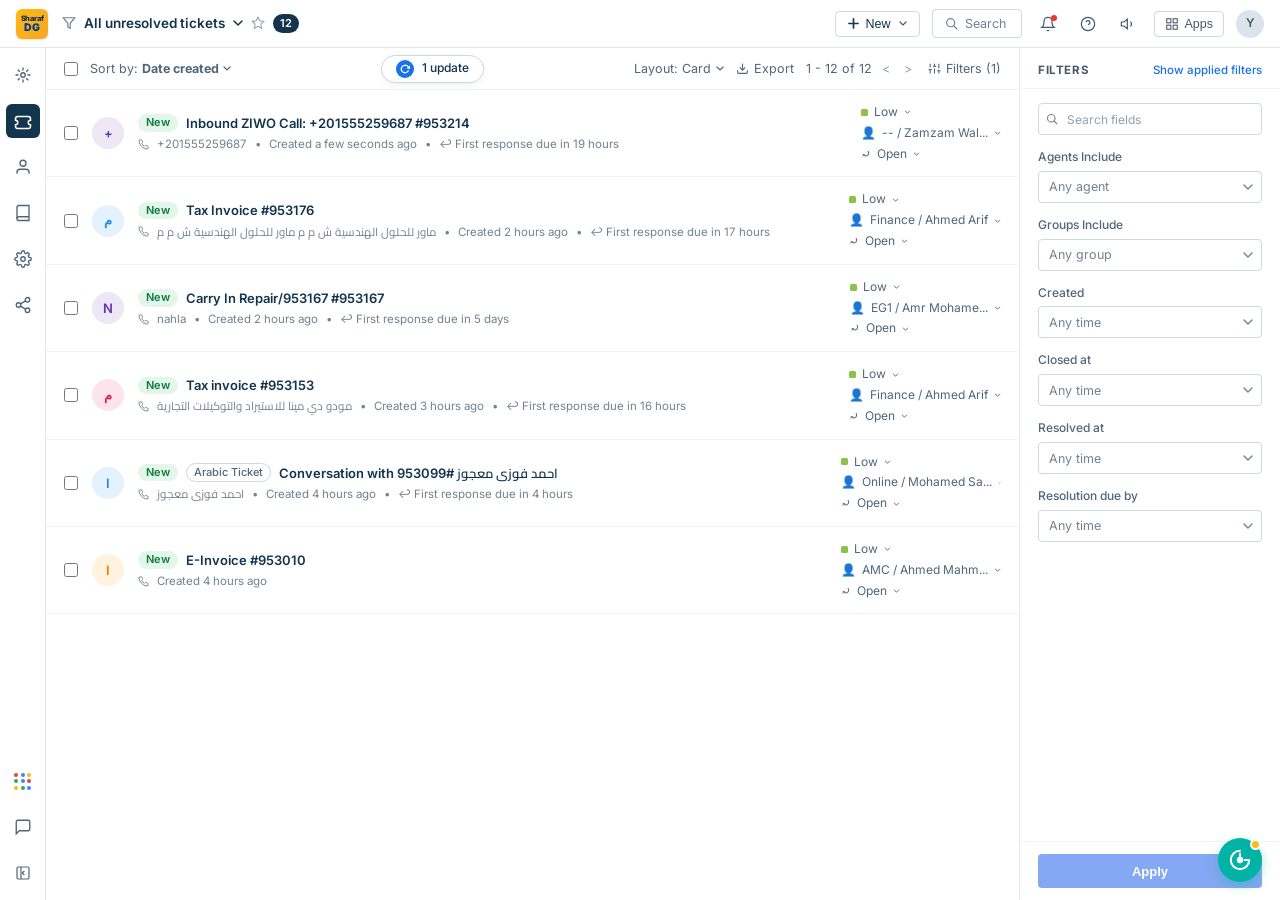
<file: tickets.html>
<!DOCTYPE html>
<html lang="en">
<head>
  <meta charset="UTF-8">
  <meta name="viewport" content="width=device-width, initial-scale=1.0">
  <title>Sharaf DG - All unresolved tickets</title>
  <link rel="icon" href="Images/images.png" type="image/png">
  <!-- Google Fonts: Inter & Cairo -->
  <link rel="preconnect" href="https://fonts.googleapis.com">
  <link rel="preconnect" href="https://fonts.gstatic.com" crossorigin>
  <link href="https://fonts.googleapis.com/css2?family=Cairo:wght@400;600;700&family=Inter:wght@400;500;600;700&display=swap" rel="stylesheet">

  <style>
    *, *::before, *::after {
      box-sizing: border-box;
      margin: 0;
      padding: 0;
    }

    body {
      font-family: 'Inter', -apple-system, BlinkMacSystemFont, "Segoe UI", Roboto, sans-serif;
      background-color: #f3f5f8;
      color: #12344d;
      font-size: 13px;
      line-height: 1.4;
      overflow: hidden;
      height: 100vh;
      display: flex;
      flex-direction: column;
    }

    /* TOP HEADER BAR */
    .top-navbar {
      height: 48px;
      background: #ffffff;
      border-bottom: 1px solid #e2e8ee;
      display: flex;
      align-items: center;
      justify-content: space-between;
      padding: 0 16px;
      flex-shrink: 0;
      z-index: 100;
    }

    .nav-left {
      display: flex;
      align-items: center;
      gap: 14px;
    }

    /* Sharaf DG Logo */
    .sharaf-logo-badge {
      background: linear-gradient(135deg, #fdbb14, #f5a623);
      border-radius: 6px;
      width: 32px;
      height: 30px;
      display: flex;
      flex-direction: column;
      align-items: center;
      justify-content: center;
      box-shadow: 0 1px 2px rgba(0,0,0,0.12);
      cursor: pointer;
      user-select: none;
    }

    .sharaf-logo-badge .sharaf-text {
      font-size: 7.5px;
      font-weight: 800;
      color: #12284c;
      letter-spacing: -0.2px;
      line-height: 8px;
    }

    .sharaf-logo-badge .dg-text {
      font-size: 10.5px;
      font-weight: 900;
      color: #0b3e8c;
      line-height: 10px;
    }

    .ticket-view-title-group {
      display: flex;
      align-items: center;
      gap: 8px;
    }

    .filter-funnel-icon {
      color: #708291;
      display: flex;
      align-items: center;
    }

    .ticket-view-title {
      font-size: 13.5px;
      font-weight: 600;
      color: #12344d;
      cursor: pointer;
    }

    .star-icon-btn {
      color: #8fa0b0;
      cursor: pointer;
      display: flex;
      align-items: center;
    }

    .star-icon-btn:hover {
      color: #f5a623;
    }

    .ticket-count-pill {
      background: #12344d;
      color: #ffffff;
      font-size: 11px;
      font-weight: 600;
      padding: 2px 7px;
      border-radius: 10px;
    }

    /* Header Right Actions */
    .nav-right {
      display: flex;
      align-items: center;
      gap: 12px;
    }

    .btn-new-ticket {
      display: flex;
      align-items: center;
      gap: 6px;
      background: #ffffff;
      border: 1px solid #cfd7df;
      padding: 5px 12px;
      border-radius: 4px;
      font-size: 12.5px;
      font-weight: 500;
      color: #12344d;
      cursor: pointer;
    }
    .btn-new-ticket * {
      pointer-events: none;
    }

    .btn-new-ticket:hover {
      background: #f8fafc;
    }

    .search-box-btn {
      display: flex;
      align-items: center;
      gap: 7px;
      background: #ffffff;
      border: 1px solid #cfd7df;
      padding: 5px 12px;
      border-radius: 4px;
      font-size: 12.5px;
      color: #708291;
      cursor: pointer;
      min-width: 90px;
    }

    .header-icon-btn {
      background: transparent;
      border: none;
      color: #475867;
      cursor: pointer;
      padding: 6px;
      border-radius: 4px;
      display: flex;
      align-items: center;
      justify-content: center;
      position: relative;
    }

    .badge-dot {
      position: absolute;
      top: 5px;
      right: 5px;
      width: 6px;
      height: 6px;
      background: #e53935;
      border-radius: 50%;
    }

    .apps-btn {
      display: flex;
      align-items: center;
      gap: 6px;
      background: transparent;
      border: 1px solid #cfd7df;
      padding: 5px 10px;
      border-radius: 4px;
      font-size: 12.5px;
      color: #475867;
      cursor: pointer;
    }

    .user-avatar-header {
      width: 28px;
      height: 28px;
      border-radius: 50%;
      background: #dbe4ea;
      color: #475867;
      display: flex;
      align-items: center;
      justify-content: center;
      font-weight: 600;
      font-size: 12px;
      cursor: pointer;
    }

    /* MAIN APP WORKSPACE */
    .app-workspace {
      display: flex;
      flex: 1;
      overflow: hidden;
      height: calc(100vh - 48px);
    }

    /* LEFT GLOBAL NAVIGATION SIDEBAR */
    .global-left-sidebar {
      width: 46px;
      background: #ffffff;
      border-right: 1px solid #e2e8ee;
      display: flex;
      flex-direction: column;
      justify-content: space-between;
      align-items: center;
      padding: 10px 0;
      flex-shrink: 0;
      z-index: 90;
    }

    .sidebar-nav-group {
      display: flex;
      flex-direction: column;
      align-items: center;
      gap: 12px;
      width: 100%;
    }

    .nav-icon-link {
      width: 34px;
      height: 34px;
      display: flex;
      align-items: center;
      justify-content: center;
      border-radius: 6px;
      color: #50667a;
      cursor: pointer;
      transition: all 0.15s;
      text-decoration: none;
    }

    .nav-icon-link:hover {
      background: #f0f4f7;
      color: #12344d;
    }

    .nav-icon-link.active-dark {
      background: #12344d;
      color: #ffffff;
    }

    /* Freshworks Launcher 9 Dots */
    .waffle-icon {
      display: grid;
      grid-template-columns: repeat(3, 4px);
      grid-gap: 2.5px;
      padding: 4px;
    }
    .waffle-dot { width: 4px; height: 4px; border-radius: 50%; }
    .waffle-dot.c1 { background: #ea4335; }
    .waffle-dot.c2 { background: #4285f4; }
    .waffle-dot.c3 { background: #fbbc05; }
    .waffle-dot.c4 { background: #34a853; }
    .waffle-dot.c5 { background: #4285f4; }
    .waffle-dot.c6 { background: #ea4335; }
    .waffle-dot.c7 { background: #fbbc05; }
    .waffle-dot.c8 { background: #34a853; }
    .waffle-dot.c9 { background: #4285f4; }

    /* TICKETS VIEW LAYOUT */
    .tickets-view-container {
      display: flex;
      flex: 1;
      height: 100%;
      overflow: hidden;
      background: #ffffff;
    }

    /* LEFT TICKETS LIST AREA */
    .tickets-list-column {
      flex: 1;
      display: flex;
      flex-direction: column;
      height: 100%;
      border-right: 1px solid #e2e8ee;
      overflow-y: auto;
      position: relative;
    }

    /* Subheader Filter Bar */
    .tickets-subtoolbar {
      height: 42px;
      border-bottom: 1px solid #eef2f5;
      display: flex;
      align-items: center;
      justify-content: space-between;
      padding: 0 18px;
      background: #ffffff;
      position: sticky;
      top: 0;
      z-index: 20;
    }

    .toolbar-left-group {
      display: flex;
      align-items: center;
      gap: 12px;
    }

    .custom-checkbox {
      width: 14px;
      height: 14px;
      border: 1.5px solid #adb5bd;
      border-radius: 3px;
      cursor: pointer;
    }

    .sort-by-text {
      font-size: 12.5px;
      color: #50667a;
      display: flex;
      align-items: center;
      gap: 4px;
      cursor: pointer;
    }

    /* 1 Update Floating Pill */
    .floating-update-pill {
      display: flex;
      align-items: center;
      gap: 8px;
      background: #ffffff;
      border: 1px solid #cfd7df;
      padding: 4px 14px;
      border-radius: 16px;
      box-shadow: 0 2px 6px rgba(0,0,0,0.06);
      cursor: pointer;
      font-size: 12px;
      font-weight: 500;
      color: #12344d;
    }

    .refresh-blue-circle {
      width: 18px;
      height: 18px;
      border-radius: 50%;
      background: #1871e8;
      color: #ffffff;
      display: flex;
      align-items: center;
      justify-content: center;
    }

    .toolbar-right-group {
      display: flex;
      align-items: center;
      gap: 12px;
      font-size: 12.5px;
      color: #50667a;
    }

    .btn-toolbar-link {
      display: flex;
      align-items: center;
      gap: 5px;
      cursor: pointer;
      color: #50667a;
      text-decoration: none;
    }

    .btn-toolbar-link:hover {
      color: #1871e8;
    }

    .pagination-controls {
      display: flex;
      align-items: center;
      gap: 6px;
    }

    .page-nav-arrow {
      color: #8fa0b0;
      cursor: pointer;
      padding: 2px 4px;
    }

    .page-nav-arrow:hover {
      color: #12344d;
    }

    /* TICKETS TABLE / LIST ROWS */
    .tickets-list-items {
      display: flex;
      flex-direction: column;
    }

    .ticket-row-item {
      display: flex;
      align-items: center;
      justify-content: space-between;
      padding: 14px 18px;
      border-bottom: 1px solid #f0f4f7;
      transition: background 0.12s;
      cursor: pointer;
      text-decoration: none;
      color: inherit;
    }

    .ticket-row-item:hover {
      background: #fbfcfd;
    }

    .ticket-row-left {
      display: flex;
      align-items: center;
      gap: 14px;
      flex: 1;
    }

    .ticket-avatar {
      width: 32px;
      height: 32px;
      border-radius: 50%;
      display: flex;
      align-items: center;
      justify-content: center;
      font-weight: 600;
      font-size: 13px;
      flex-shrink: 0;
    }

    .avatar-purple { background: #ede7f6; color: #5e35b1; }
    .avatar-blue { background: #e3f2fd; color: #1e88e5; }
    .avatar-pink { background: #fce4ec; color: #d81b60; }
    .avatar-orange { background: #fff3e0; color: #f57c00; }

    .ticket-main-info {
      display: flex;
      flex-direction: column;
      gap: 4px;
    }

    .ticket-title-badges-line {
      display: flex;
      align-items: center;
      gap: 8px;
      flex-wrap: wrap;
    }

    .badge-new {
      background: #e3f6ea;
      color: #0f7b3e;
      font-size: 11px;
      font-weight: 600;
      padding: 1px 8px;
      border-radius: 10px;
    }

    .badge-arabic {
      border: 1px solid #cfd7df;
      color: #50667a;
      font-size: 11px;
      font-weight: 500;
      padding: 1px 7px;
      border-radius: 10px;
    }

    .ticket-subject-title {
      font-size: 13px;
      font-weight: 600;
      color: #12344d;
    }

    .ticket-meta-subtitle {
      display: flex;
      align-items: center;
      gap: 8px;
      font-size: 11.5px;
      color: #708291;
      flex-wrap: wrap;
    }

    .channel-handset-icon {
      color: #708291;
      display: flex;
      align-items: center;
    }

    .arabic-meta-text {
      font-family: 'Cairo', 'Segoe UI', Tahoma, sans-serif;
      direction: rtl;
      unicode-bidi: embed;
    }

    /* Ticket Right Properties Columns */
    .ticket-row-right {
      display: flex;
      align-items: center;
      gap: 20px;
      flex-shrink: 0;
    }

    .prop-status-cell {
      display: flex;
      flex-direction: column;
      gap: 4px;
      min-width: 140px;
    }

    .prop-priority-row {
      display: flex;
      align-items: center;
      gap: 6px;
      font-size: 12px;
      color: #50667a;
    }

    .priority-square-green {
      width: 7px;
      height: 7px;
      background: #8bc34a;
      border-radius: 1.5px;
    }

    .prop-assignee-row {
      display: flex;
      align-items: center;
      gap: 6px;
      font-size: 12px;
      color: #50667a;
      white-space: nowrap;
      overflow: hidden;
      text-overflow: ellipsis;
      max-width: 160px;
    }

    .prop-state-row {
      display: flex;
      align-items: center;
      gap: 6px;
      font-size: 12px;
      color: #50667a;
    }

    /* RIGHT FILTERS SIDEBAR */
    .tickets-filters-column {
      width: 260px;
      background: #ffffff;
      display: flex;
      flex-direction: column;
      flex-shrink: 0;
      height: 100%;
      position: relative;
    }

    .filters-header-row {
      padding: 14px 18px 10px 18px;
      display: flex;
      align-items: center;
      justify-content: space-between;
      border-bottom: 1px solid #f0f4f7;
    }

    .filters-title {
      font-size: 11.5px;
      font-weight: 700;
      color: #475867;
      letter-spacing: 0.6px;
    }

    .show-applied-link {
      font-size: 11.5px;
      color: #1871e8;
      text-decoration: none;
      font-weight: 500;
    }

    .show-applied-link:hover {
      text-decoration: underline;
    }

    .filters-body-scroll {
      padding: 14px 18px;
      display: flex;
      flex-direction: column;
      gap: 14px;
      overflow-y: auto;
      flex: 1;
    }

    .search-fields-input-box {
      position: relative;
      display: flex;
      align-items: center;
    }

    .search-fields-input {
      width: 100%;
      height: 32px;
      border: 1px solid #cfd7df;
      border-radius: 4px;
      padding: 0 10px 0 28px;
      font-size: 12px;
      color: #12344d;
      outline: none;
      font-family: inherit;
    }

    .search-fields-input::placeholder {
      color: #8fa0b0;
    }

    .search-fields-icon {
      position: absolute;
      left: 8px;
      color: #8fa0b0;
      pointer-events: none;
    }

    .filter-item-group {
      display: flex;
      flex-direction: column;
      gap: 5px;
    }

    .filter-item-label {
      font-size: 12px;
      color: #50667a;
      font-weight: 500;
      display: flex;
      align-items: center;
      justify-content: space-between;
      cursor: pointer;
    }

    .filter-select-wrapper {
      position: relative;
      display: flex;
      align-items: center;
    }

    .filter-select {
      width: 100%;
      height: 32px;
      border: 1px solid #cfd7df;
      border-radius: 4px;
      padding: 0 26px 0 10px;
      font-size: 12.5px;
      color: #708291;
      background: #ffffff;
      appearance: none;
      -webkit-appearance: none;
      outline: none;
      cursor: pointer;
      font-family: inherit;
    }

    .select-chevron {
      position: absolute;
      right: 9px;
      pointer-events: none;
      color: #708291;
    }

    .filters-footer {
      padding: 12px 18px;
      border-top: 1px solid #f0f4f7;
      background: #ffffff;
      flex-shrink: 0;
    }

    .btn-apply-filters {
      width: 100%;
      height: 34px;
      background: #84a8f3;
      color: #ffffff;
      border: none;
      border-radius: 4px;
      font-size: 13px;
      font-weight: 600;
      cursor: pointer;
      display: flex;
      align-items: center;
      justify-content: center;
      transition: background 0.15s;
    }

    .btn-apply-filters:hover {
      background: #6a93ea;
    }

    /* FRESHDESK MINT FLOATING ACTION BUTTON WITH ORANGE BADGE */
    .freshdesk-float-widget {
      position: fixed;
      bottom: 18px;
      right: 18px;
      width: 44px;
      height: 44px;
      border-radius: 50%;
      background: #00b3a4;
      display: flex;
      align-items: center;
      justify-content: center;
      box-shadow: 0 4px 12px rgba(0, 179, 164, 0.35);
      cursor: pointer;
      z-index: 1000;
      transition: transform 0.2s, box-shadow 0.2s;
    }

    .freshdesk-float-widget:hover {
      transform: scale(1.05);
      box-shadow: 0 6px 16px rgba(0, 179, 164, 0.45);
    }

    .widget-orange-dot {
      position: absolute;
      top: 1px;
      right: 1px;
      width: 11px;
      height: 11px;
      background: #fdbb14;
      border: 2px solid #ffffff;
      border-radius: 50%;
    }

    /* + New Menu Dropdown */
    .new-btn-container {
      position: relative;
    }

        /* + New Menu Real Dropdown */
    .new-menu-popup {
      display: none;
      position: absolute;
      top: 36px;
      left: 0;
      background: #ffffff;
      border: 1px solid #cfd7df;
      border-radius: 6px;
      box-shadow: 0 4px 16px rgba(0, 0, 0, 0.12);
      z-index: 1000;
      min-width: 155px;
      padding: 6px 0;
    }

    .new-menu-popup.show {
      display: block;
      animation: menuPopupFade 0.15s ease;
    }

    .new-menu-item {
      display: flex;
      align-items: center;
      gap: 10px;
      padding: 8px 14px;
      font-size: 13px;
      color: #12344d;
      text-decoration: none;
      cursor: pointer;
      transition: background-color 0.12s, color 0.12s;
    }

    .new-menu-item:hover {
      background-color: #f3f5f8;
      color: #1871e8;
    }

    .new-menu-item .menu-item-icon {
      color: #708291;
      transition: color 0.12s;
      flex-shrink: 0;
    }

    .new-menu-item:hover .menu-item-icon {
      color: #1871e8;
    }

    @keyframes menuPopupFade {
      from { opacity: 0; transform: translateY(-4px); }
      to { opacity: 1; transform: translateY(0); }
    }
    /* NEW TICKET MODAL DIALOG */
    .modal-overlay {
      position: fixed;
      inset: 0;
      background: rgba(18, 52, 77, 0.45);
      backdrop-filter: blur(2px);
      z-index: 10000;
      display: none;
      align-items: center;
      justify-content: center;
      padding: 20px;
    }

    .modal-overlay.open {
      display: flex;
      animation: modalFadeIn 0.2s ease;
    }

    .new-ticket-modal {
      background: #ffffff;
      border-radius: 8px;
      width: 660px;
      max-width: 95vw;
      max-height: 90vh;
      display: flex;
      flex-direction: column;
      box-shadow: 0 12px 36px rgba(0, 0, 0, 0.22);
      overflow: hidden;
      animation: modalSlideUp 0.22s cubic-bezier(0.16, 1, 0.3, 1);
    }

    .new-ticket-modal-header {
      padding: 16px 22px;
      border-bottom: 1px solid #eef2f5;
      display: flex;
      align-items: center;
      justify-content: space-between;
      background: #ffffff;
      flex-shrink: 0;
    }

    .new-ticket-modal-title {
      font-size: 16px;
      font-weight: 700;
      color: #12344d;
    }

    .modal-close-icon {
      background: transparent;
      border: none;
      font-size: 18px;
      color: #708291;
      cursor: pointer;
      padding: 4px 8px;
      line-height: 1;
      border-radius: 4px;
    }

    .modal-close-icon:hover {
      color: #12344d;
      background: #f0f4f7;
    }

    .new-ticket-modal-body {
      padding: 20px 24px;
      overflow-y: auto;
      display: flex;
      flex-direction: column;
      gap: 15px;
      flex: 1;
    }

    .form-group-field {
      display: flex;
      flex-direction: column;
      gap: 6px;
    }

    .form-group-field label {
      font-size: 12.5px;
      font-weight: 600;
      color: #33475b;
    }

    .form-group-field label span.req-star {
      color: #e53935;
      margin-left: 2px;
    }

    .form-control-input, .form-control-select, .form-control-textarea {
      width: 100%;
      border: 1px solid #cfd7df;
      border-radius: 4px;
      font-size: 13px;
      color: #12344d;
      background: #ffffff;
      font-family: inherit;
      outline: none;
      transition: border-color 0.15s, box-shadow 0.15s;
      box-sizing: border-box;
    }

    .form-control-input {
      height: 36px;
      padding: 0 12px;
    }

    .form-control-select {
      height: 36px;
      padding: 0 28px 0 12px;
      appearance: none;
      -webkit-appearance: none;
      background-image: url("data:image/svg+xml,%3Csvg width='10' height='6' viewBox='0 0 10 6' fill='none' xmlns='http://www.w3.org/2000/svg'%3E%3Cpath d='M1 1L5 5L9 1' stroke='%23708291' stroke-width='1.4' stroke-linecap='round'/%3E%3C/svg%3E");
      background-repeat: no-repeat;
      background-position: right 10px center;
    }

    .form-control-textarea {
      padding: 10px 12px;
      min-height: 85px;
      resize: vertical;
    }

    .form-control-input:focus, .form-control-select:focus, .form-control-textarea:focus {
      border-color: #1871e8;
      box-shadow: 0 0 0 2px rgba(24, 113, 232, 0.15);
    }

    .form-two-cols {
      display: grid;
      grid-template-columns: 1fr 1fr;
      gap: 16px;
    }

    .attach-file-row {
      display: flex;
      align-items: center;
      gap: 8px;
      font-size: 12.5px;
      color: #1871e8;
      cursor: pointer;
      width: fit-content;
      font-weight: 500;
    }

    .attach-file-row:hover {
      text-decoration: underline;
    }

    .new-ticket-modal-footer {
      padding: 14px 22px;
      border-top: 1px solid #eef2f5;
      display: flex;
      justify-content: flex-end;
      align-items: center;
      gap: 10px;
      background: #f8fafc;
      flex-shrink: 0;
    }

    .btn-modal-cancel {
      background: transparent;
      border: 1px solid #cfd7df;
      color: #50667a;
      padding: 7px 16px;
      border-radius: 4px;
      font-size: 13px;
      font-weight: 500;
      cursor: pointer;
    }

    .btn-modal-cancel:hover {
      background: #edf2f7;
      color: #12344d;
    }

    .btn-modal-create {
      background: #1871e8;
      color: #ffffff;
      border: none;
      padding: 7px 22px;
      border-radius: 4px;
      font-size: 13px;
      font-weight: 600;
      cursor: pointer;
      box-shadow: 0 2px 6px rgba(24, 113, 232, 0.35);
      transition: background 0.15s;
    }

    .btn-modal-create:hover {
      background: #1258b5;
    }

    @keyframes modalFadeIn {
      from { opacity: 0; }
      to { opacity: 1; }
    }

    @keyframes modalSlideUp {
      from { opacity: 0; transform: translateY(14px); }
      to { opacity: 1; transform: translateY(0); }
    }

  
    /* Freshdesk Toast Notification */
    .freshdesk-toast {
      position: fixed;
      top: 54px;
      left: 50%;
      transform: translateX(-50%) translateY(-25px);
      background: #12344d;
      color: #ffffff;
      padding: 10px 20px;
      border-radius: 6px;
      font-size: 13px;
      font-weight: 500;
      display: flex;
      align-items: center;
      gap: 10px;
      box-shadow: 0 6px 20px rgba(0, 0, 0, 0.25);
      z-index: 99999;
      opacity: 0;
      pointer-events: none;
      transition: all 0.25s cubic-bezier(0.16, 1, 0.3, 1);
    }

    .freshdesk-toast.show {
      opacity: 1;
      transform: translateX(-50%) translateY(0);
      pointer-events: auto;
    }

  </style>
</head>
<body>

  <!-- TOP HEADER BAR -->
  <header class="top-navbar">
    <div class="nav-left">
      <!-- Sharaf DG Yellow Logo Badge -->
      <div class="sharaf-logo-badge" title="Sharaf DG">
        <span class="sharaf-text">Sharaf</span>
        <span class="dg-text">DG</span>
      </div>

      <!-- Ticket View Title Group -->
      <div class="ticket-view-title-group">
        <span class="filter-funnel-icon">
          <svg width="14" height="14" viewBox="0 0 24 24" fill="none" stroke="currentColor" stroke-width="2">
            <polygon points="22 3 2 3 10 12.46 10 19 14 21 14 12.46 22 3"></polygon>
          </svg>
        </span>
        <span class="ticket-view-title">All unresolved tickets</span>
        <svg width="10" height="6" viewBox="0 0 10 6" fill="none">
          <path d="M1 1L5 5L9 1" stroke="#12344d" stroke-width="1.5" stroke-linecap="round" stroke-linejoin="round"/>
        </svg>
        <span class="star-icon-btn" title="Favorite">
          <svg width="14" height="14" viewBox="0 0 24 24" fill="none" stroke="currentColor" stroke-width="1.8">
            <polygon points="12 2 15.09 8.26 22 9.27 17 14.14 18.18 21.02 12 17.77 5.82 21.02 7 14.14 2 9.27 8.91 8.26 12 2"></polygon>
          </svg>
        </span>
        <span class="ticket-count-pill">12</span>
      </div>
    </div>

    <div class="nav-right">
      <!-- + New Button with Image Dropdown -->
      <div class="new-btn-container">
        <button class="btn-new-ticket" onclick="toggleNewMenu(event)" type="button">
          <svg width="11" height="11" viewBox="0 0 12 12" fill="none">
            <path d="M6 1V11M1 6H11" stroke="#12344d" stroke-width="1.8" stroke-linecap="round"/>
          </svg>
          <span>New</span>
          <svg width="8" height="5" viewBox="0 0 8 5" fill="none" style="margin-left: 2px;">
            <path d="M1 1L4 4L7 1" stroke="#475867" stroke-width="1.2" stroke-linecap="round"/>
          </svg>
        </button>

                <!-- Real Freshdesk + New Dropdown Menu -->
        <div class="new-menu-popup" id="newMenuPopup">
          <a href="new-ticket.html" class="new-menu-item" onclick="window.location.href='new-ticket.html';">
            <svg class="menu-item-icon" width="15" height="15" viewBox="0 0 24 24" fill="none" stroke="currentColor" stroke-width="1.8">
              <path d="M2 9a3 3 0 0 1 3-3h14a3 3 0 0 1 3 3v2a3 3 0 0 0 0 6v2a3 3 0 0 1-3 3H5a3 3 0 0 1-3-3v-2a3 3 0 0 0 0-6V9z"/>
              <line x1="9" y1="9" x2="9" y2="9.01" stroke-width="2"/>
              <line x1="9" y1="15" x2="9" y2="15.01" stroke-width="2"/>
            </svg>
            <span>Ticket</span>
          </a>
          <a href="javascript:void(0)" class="new-menu-item" onclick="createNewItem('Email')">
            <svg class="menu-item-icon" width="15" height="15" viewBox="0 0 24 24" fill="none" stroke="currentColor" stroke-width="1.8">
              <rect x="2" y="4" width="20" height="16" rx="2"></rect>
              <polyline points="22 6 12 13 2 6"></polyline>
            </svg>
            <span>Email</span>
          </a>
          <a href="javascript:void(0)" class="new-menu-item" onclick="createNewItem('Contact')">
            <svg class="menu-item-icon" width="15" height="15" viewBox="0 0 24 24" fill="none" stroke="currentColor" stroke-width="1.8">
              <rect x="3" y="3" width="18" height="18" rx="4"></rect>
              <circle cx="12" cy="10" r="3"></circle>
              <path d="M7 18a5 5 0 0 1 10 0"></path>
            </svg>
            <span>Contact</span>
          </a>
          <a href="javascript:void(0)" class="new-menu-item" onclick="createNewItem('Company')">
            <svg class="menu-item-icon" width="15" height="15" viewBox="0 0 24 24" fill="none" stroke="currentColor" stroke-width="1.8">
              <path d="M3 21h18"></path>
              <path d="M5 21V5a2 2 0 0 1 2-2h8a2 2 0 0 1 2 2v16"></path>
              <path d="M15 21V10a2 2 0 0 1 2-2h2a2 2 0 0 1 2 2v11"></path>
              <line x1="8" y1="7" x2="10" y2="7"></line>
              <line x1="8" y1="11" x2="10" y2="11"></line>
              <line x1="8" y1="15" x2="10" y2="15"></line>
            </svg>
            <span>Company</span>
          </a>
        </div>
      </div>

      <!-- Search Box Button -->
      <div class="search-box-btn">
        <svg width="13" height="13" viewBox="0 0 16 16" fill="none">
          <circle cx="7" cy="7" r="5" stroke="#708291" stroke-width="1.5"/>
          <path d="M11 11L14.5 14.5" stroke="#708291" stroke-width="1.5" stroke-linecap="round"/>
        </svg>
        <span>Search</span>
      </div>

      <!-- Notifications Bell -->
      <button class="header-icon-btn" title="Notifications">
        <svg width="16" height="16" viewBox="0 0 24 24" fill="none" stroke="currentColor" stroke-width="1.8">
          <path d="M18 8A6 6 0 0 0 6 8c0 7-3 9-3 9h18s-3-2-3-9"></path>
          <path d="M13.73 21a2 2 0 0 1-3.46 0"></path>
        </svg>
        <span class="badge-dot"></span>
      </button>

      <!-- Help Center -->
      <button class="header-icon-btn" title="Help & Support">
        <svg width="16" height="16" viewBox="0 0 24 24" fill="none" stroke="currentColor" stroke-width="1.8">
          <circle cx="12" cy="12" r="10"></circle>
          <path d="M9.09 9a3 3 0 0 1 5.83 1c0 2-3 3-3 3"></path>
          <line x1="12" y1="17" x2="12.01" y2="17"></line>
        </svg>
      </button>

      <!-- Broadcast / Announcements -->
      <button class="header-icon-btn" title="Announcements">
        <svg width="16" height="16" viewBox="0 0 24 24" fill="none" stroke="currentColor" stroke-width="1.8">
          <path d="M11 5L6 9H2v6h4l5 4V5z"></path>
          <path d="M15.54 8.46a5 5 0 0 1 0 7.07"></path>
        </svg>
      </button>

      <!-- Apps -->
      <button class="apps-btn" title="Apps">
        <svg width="14" height="14" viewBox="0 0 24 24" fill="none" stroke="currentColor" stroke-width="1.8">
          <rect x="3" y="3" width="7" height="7"></rect>
          <rect x="14" y="3" width="7" height="7"></rect>
          <rect x="14" y="14" width="7" height="7"></rect>
          <rect x="3" y="14" width="7" height="7"></rect>
        </svg>
        <span>Apps</span>
      </button>

      <!-- User Profile Avatar -->
      <div class="user-avatar-header" title="Agent Profile">Y</div>
    </div>
  </header>

  <!-- MAIN APP WORKSPACE CONTAINER -->
  <div class="app-workspace">

    <!-- LEFT GLOBAL NAVIGATION BAR -->
    <aside class="global-left-sidebar">
      <div class="sidebar-nav-group">
        <!-- Dashboard Speedometer -->
        <a href="dashboard.html" class="nav-icon-link" title="Dashboard">
          <svg width="18" height="18" viewBox="0 0 24 24" fill="none" stroke="currentColor" stroke-width="1.8">
            <path d="M12 2v4M4.93 4.93l2.83 2.83M2 12h4M4.93 19.07l2.83-2.83M12 22v-4M19.07 19.07l-2.83-2.83M22 12h-4M19.07 4.93l-2.83 2.83"></path>
            <circle cx="12" cy="12" r="3"></circle>
          </svg>
        </a>

        <!-- Tickets (Active / Selected) -->
        <a href="tickets.html" class="nav-icon-link active-dark" title="Tickets">
          <svg width="18" height="18" viewBox="0 0 24 24" fill="none" stroke="currentColor" stroke-width="2">
            <path d="M2 9a3 3 0 0 1 3-3h14a3 3 0 0 1 3 3v2a3 3 0 0 0 0 6v2a3 3 0 0 1-3 3H5a3 3 0 0 1-3-3v-2a3 3 0 0 0 0-6V9z"/>
            <line x1="9" y1="9" x2="9" y2="9.01" stroke-width="2"/>
            <line x1="9" y1="15" x2="9" y2="15.01" stroke-width="2"/>
          </svg>
        </a>

        <!-- Contacts -->
        <div class="nav-icon-link" title="Contacts">
          <svg width="18" height="18" viewBox="0 0 24 24" fill="none" stroke="currentColor" stroke-width="1.8">
            <path d="M20 21v-2a4 4 0 0 0-4-4H8a4 4 0 0 0-4 4v2"></path>
            <circle cx="12" cy="7" r="4"></circle>
          </svg>
        </div>

        <!-- Companies / Accounts -->
        <div class="nav-icon-link" title="Companies">
          <svg width="18" height="18" viewBox="0 0 24 24" fill="none" stroke="currentColor" stroke-width="1.8">
            <path d="M4 19.5A2.5 2.5 0 0 1 6.5 17H20"></path>
            <path d="M6.5 2H20v20H6.5A2.5 2.5 0 0 1 4 19.5v-15A2.5 2.5 0 0 1 6.5 2z"></path>
          </svg>
        </div>

        <!-- Reports / Settings -->
        <div class="nav-icon-link" title="Reports">
          <svg width="18" height="18" viewBox="0 0 24 24" fill="none" stroke="currentColor" stroke-width="1.8">
            <circle cx="12" cy="12" r="3"></circle>
            <path d="M19.4 15a1.65 1.65 0 0 0 .33 1.82l.06.06a2 2 0 0 1 0 2.83 2 2 0 0 1-2.83 0l-.06-.06a1.65 1.65 0 0 0-1.82-.33 1.65 1.65 0 0 0-1 1.51V21a2 2 0 0 1-2 2 2 2 0 0 1-2-2v-.09A1.65 1.65 0 0 0 9 19.4a1.65 1.65 0 0 0-1.82.33l-.06.06a2 2 0 0 1-2.83 0 2 2 0 0 1 0-2.83l.06-.06a1.65 1.65 0 0 0 .33-1.82 1.65 1.65 0 0 0-1.51-1H3a2 2 0 0 1-2-2 2 2 0 0 1 2-2h.09A1.65 1.65 0 0 0 4.6 9a1.65 1.65 0 0 0-.33-1.82l-.06-.06a2 2 0 0 1 0-2.83 2 2 0 0 1 2.83 0l.06.06a1.65 1.65 0 0 0 1.82.33H9a1.65 1.65 0 0 0 1-1.51V3a2 2 0 0 1 2-2 2 2 0 0 1 2 2v.09a1.65 1.65 0 0 0 1 1.51 1.65 1.65 0 0 0 1.82-.33l.06-.06a2 2 0 0 1 2.83 0 2 2 0 0 1 0 2.83l-.06.06a1.65 1.65 0 0 0-.33 1.82V9a1.65 1.65 0 0 0 1.51 1H21a2 2 0 0 1 2 2 2 2 0 0 1-2 2h-.09a1.65 1.65 0 0 0-1.51 1z"></path>
          </svg>
        </div>

        <!-- Automations / Nodes -->
        <div class="nav-icon-link" title="Automations">
          <svg width="18" height="18" viewBox="0 0 24 24" fill="none" stroke="currentColor" stroke-width="1.8">
            <circle cx="18" cy="5" r="3"></circle>
            <circle cx="6" cy="12" r="3"></circle>
            <circle cx="18" cy="19" r="3"></circle>
            <line x1="8.59" y1="13.51" x2="15.42" y2="17.49"></line>
            <line x1="15.41" y1="6.51" x2="8.59" y2="10.49"></line>
          </svg>
        </div>
      </div>

      <!-- Bottom System Icons -->
      <div class="sidebar-nav-group">
        <div class="nav-icon-link" title="Freshworks Switcher">
          <div class="waffle-icon">
            <div class="waffle-dot c1"></div>
            <div class="waffle-dot c2"></div>
            <div class="waffle-dot c3"></div>
            <div class="waffle-dot c4"></div>
            <div class="waffle-dot c5"></div>
            <div class="waffle-dot c6"></div>
            <div class="waffle-dot c7"></div>
            <div class="waffle-dot c8"></div>
            <div class="waffle-dot c9"></div>
          </div>
        </div>

        <div class="nav-icon-link" title="Chat">
          <svg width="18" height="18" viewBox="0 0 24 24" fill="none" stroke="currentColor" stroke-width="1.8">
            <path d="M21 15a2 2 0 0 1-2 2H7l-4 4V5a2 2 0 0 1 2-2h14a2 2 0 0 1 2 2z"></path>
          </svg>
        </div>

        <div class="nav-icon-link" title="Toggle Sidebar">
          <svg width="16" height="16" viewBox="0 0 24 24" fill="none" stroke="currentColor" stroke-width="1.8">
            <rect x="3" y="3" width="18" height="18" rx="2"></rect>
            <line x1="9" y1="3" x2="9" y2="21"></line>
            <path d="M14 9l-3 3 3 3"></path>
          </svg>
        </div>
      </div>
    </aside>

    <!-- TICKETS VIEW: 2 COLUMNS (LIST + FILTERS) -->
    <main class="tickets-view-container">

      <!-- TICKETS LIST COLUMN -->
      <section class="tickets-list-column">
        <!-- Subtoolbar -->
        <div class="tickets-subtoolbar">
          <div class="toolbar-left-group">
            <input type="checkbox" class="custom-checkbox">
            <div class="sort-by-text">
              <span>Sort by: <strong>Date created</strong></span>
              <svg width="8" height="5" viewBox="0 0 8 5" fill="none">
                <path d="M1 1L4 4L7 1" stroke="#50667a" stroke-width="1.2" stroke-linecap="round"/>
              </svg>
            </div>
          </div>

          <!-- 1 Update Floating Pill in Center -->
          <div class="floating-update-pill">
            <div class="refresh-blue-circle">
              <svg width="10" height="10" viewBox="0 0 24 24" fill="none" stroke="currentColor" stroke-width="3">
                <path d="M23 4v6h-6"></path>
                <path d="M20.49 15a9 9 0 1 1-2.12-9.36L23 10"></path>
              </svg>
            </div>
            <span>1 update</span>
          </div>

          <div class="toolbar-right-group">
            <div class="btn-toolbar-link">
              <span>Layout: Card</span>
              <svg width="8" height="5" viewBox="0 0 8 5" fill="none">
                <path d="M1 1L4 4L7 1" stroke="#50667a" stroke-width="1.2" stroke-linecap="round"/>
              </svg>
            </div>

            <div class="btn-toolbar-link">
              <svg width="13" height="13" viewBox="0 0 24 24" fill="none" stroke="currentColor" stroke-width="2">
                <path d="M21 15v4a2 2 0 0 1-2 2H5a2 2 0 0 1-2-2v-4"></path>
                <polyline points="7 10 12 15 17 10"></polyline>
                <line x1="12" y1="15" x2="12" y2="3"></line>
              </svg>
              <span>Export</span>
            </div>

            <div class="pagination-controls">
              <span>1 - 12 of 12</span>
              <span class="page-nav-arrow">&lt;</span>
              <span class="page-nav-arrow">&gt;</span>
            </div>

            <div class="btn-toolbar-link">
              <svg width="13" height="13" viewBox="0 0 24 24" fill="none" stroke="currentColor" stroke-width="2">
                <line x1="4" y1="21" x2="4" y2="14"></line>
                <line x1="4" y1="10" x2="4" y2="3"></line>
                <line x1="12" y1="21" x2="12" y2="12"></line>
                <line x1="12" y1="8" x2="12" y2="3"></line>
                <line x1="20" y1="21" x2="20" y2="16"></line>
                <line x1="20" y1="12" x2="20" y2="3"></line>
                <line x1="1" y1="14" x2="7" y2="14"></line>
                <line x1="9" y1="8" x2="15" y2="8"></line>
                <line x1="17" y1="16" x2="23" y2="16"></line>
              </svg>
              <span>Filters (1)</span>
            </div>
          </div>
        </div>

        <!-- TICKETS LIST ITEMS -->
        <div class="tickets-list-items">

          <!-- Ticket 1: Inbound ZIWO Call #953214 -->
          <a href="ticket-ziwo.html" class="ticket-row-item">
            <div class="ticket-row-left">
              <input type="checkbox" class="custom-checkbox">
              <div class="ticket-avatar avatar-purple">+</div>
              <div class="ticket-main-info">
                <div class="ticket-title-badges-line">
                  <span class="badge-new">New</span>
                  <span class="ticket-subject-title">Inbound ZIWO Call: +201555259687 #953214</span>
                </div>
                <div class="ticket-meta-subtitle">
                  <span class="channel-handset-icon">
                    <svg width="11" height="11" viewBox="0 0 24 24" fill="none" stroke="currentColor" stroke-width="2">
                      <path d="M22 16.92v3a2 2 0 0 1-2.18 2 19.79 19.79 0 0 1-8.63-3.07 19.5 19.5 0 0 1-6-6 19.79 19.79 0 0 1-3.07-8.67A2 2 0 0 1 4.11 2h3a2 2 0 0 1 2 1.72 12.84 12.84 0 0 0 .7 2.81 2 2 0 0 1-.45 2.11L8.09 9.91a16 16 0 0 0 6 6l1.27-1.27a2 2 0 0 1 2.11-.45 12.84 12.84 0 0 0 2.81.7A2 2 0 0 1 22 16.92z"></path>
                    </svg>
                  </span>
                  <span>+201555259687</span>
                  <span>•</span>
                  <span>Created a few seconds ago</span>
                  <span>•</span>
                  <span>↩ First response due in 19 hours</span>
                </div>
              </div>
            </div>

            <div class="ticket-row-right">
              <div class="prop-status-cell">
                <div class="prop-priority-row">
                  <span class="priority-square-green"></span>
                  <span>Low</span>
                  <svg width="7" height="4" viewBox="0 0 8 5" fill="none"><path d="M1 1L4 4L7 1" stroke="#50667a" stroke-width="1.2"/></svg>
                </div>
                <div class="prop-assignee-row" title="-- / Zamzam Wal...">
                  <span>👤</span>
                  <span>-- / Zamzam Wal...</span>
                  <svg width="7" height="4" viewBox="0 0 8 5" fill="none"><path d="M1 1L4 4L7 1" stroke="#50667a" stroke-width="1.2"/></svg>
                </div>
                <div class="prop-state-row">
                  <span>⤾</span>
                  <span>Open</span>
                  <svg width="7" height="4" viewBox="0 0 8 5" fill="none"><path d="M1 1L4 4L7 1" stroke="#50667a" stroke-width="1.2"/></svg>
                </div>
              </div>
            </div>
          </a>

          <!-- Ticket 2: Tax Invoice #953176 -->
          <a href="index.html" class="ticket-row-item">
            <div class="ticket-row-left">
              <input type="checkbox" class="custom-checkbox">
              <div class="ticket-avatar avatar-blue">م</div>
              <div class="ticket-main-info">
                <div class="ticket-title-badges-line">
                  <span class="badge-new">New</span>
                  <span class="ticket-subject-title">Tax Invoice #953176</span>
                </div>
                <div class="ticket-meta-subtitle">
                  <span class="channel-handset-icon">
                    <svg width="11" height="11" viewBox="0 0 24 24" fill="none" stroke="currentColor" stroke-width="2">
                      <path d="M22 16.92v3a2 2 0 0 1-2.18 2 19.79 19.79 0 0 1-8.63-3.07 19.5 19.5 0 0 1-6-6 19.79 19.79 0 0 1-3.07-8.67A2 2 0 0 1 4.11 2h3a2 2 0 0 1 2 1.72 12.84 12.84 0 0 0 .7 2.81 2 2 0 0 1-.45 2.11L8.09 9.91a16 16 0 0 0 6 6l1.27-1.27a2 2 0 0 1 2.11-.45 12.84 12.84 0 0 0 2.81.7A2 2 0 0 1 22 16.92z"></path>
                    </svg>
                  </span>
                  <span class="arabic-meta-text">ماور للحلول الهندسية ش م م ماور للحلول الهندسية ش م م</span>
                  <span>•</span>
                  <span>Created 2 hours ago</span>
                  <span>•</span>
                  <span>↩ First response due in 17 hours</span>
                </div>
              </div>
            </div>

            <div class="ticket-row-right">
              <div class="prop-status-cell">
                <div class="prop-priority-row">
                  <span class="priority-square-green"></span>
                  <span>Low</span>
                  <svg width="7" height="4" viewBox="0 0 8 5" fill="none"><path d="M1 1L4 4L7 1" stroke="#50667a" stroke-width="1.2"/></svg>
                </div>
                <div class="prop-assignee-row" title="Finance / Ahmed Arif">
                  <span>👤</span>
                  <span>Finance / Ahmed Arif</span>
                  <svg width="7" height="4" viewBox="0 0 8 5" fill="none"><path d="M1 1L4 4L7 1" stroke="#50667a" stroke-width="1.2"/></svg>
                </div>
                <div class="prop-state-row">
                  <span>⤾</span>
                  <span>Open</span>
                  <svg width="7" height="4" viewBox="0 0 8 5" fill="none"><path d="M1 1L4 4L7 1" stroke="#50667a" stroke-width="1.2"/></svg>
                </div>
              </div>
            </div>
          </a>

          <!-- Ticket 3: Carry In Repair/953167 #953167 -->
          <a href="#" class="ticket-row-item">
            <div class="ticket-row-left">
              <input type="checkbox" class="custom-checkbox">
              <div class="ticket-avatar avatar-purple">N</div>
              <div class="ticket-main-info">
                <div class="ticket-title-badges-line">
                  <span class="badge-new">New</span>
                  <span class="ticket-subject-title">Carry In Repair/953167 #953167</span>
                </div>
                <div class="ticket-meta-subtitle">
                  <span class="channel-handset-icon">
                    <svg width="11" height="11" viewBox="0 0 24 24" fill="none" stroke="currentColor" stroke-width="2">
                      <path d="M22 16.92v3a2 2 0 0 1-2.18 2 19.79 19.79 0 0 1-8.63-3.07 19.5 19.5 0 0 1-6-6 19.79 19.79 0 0 1-3.07-8.67A2 2 0 0 1 4.11 2h3a2 2 0 0 1 2 1.72 12.84 12.84 0 0 0 .7 2.81 2 2 0 0 1-.45 2.11L8.09 9.91a16 16 0 0 0 6 6l1.27-1.27a2 2 0 0 1 2.11-.45 12.84 12.84 0 0 0 2.81.7A2 2 0 0 1 22 16.92z"></path>
                    </svg>
                  </span>
                  <span>nahla</span>
                  <span>•</span>
                  <span>Created 2 hours ago</span>
                  <span>•</span>
                  <span>↩ First response due in 5 days</span>
                </div>
              </div>
            </div>

            <div class="ticket-row-right">
              <div class="prop-status-cell">
                <div class="prop-priority-row">
                  <span class="priority-square-green"></span>
                  <span>Low</span>
                  <svg width="7" height="4" viewBox="0 0 8 5" fill="none"><path d="M1 1L4 4L7 1" stroke="#50667a" stroke-width="1.2"/></svg>
                </div>
                <div class="prop-assignee-row" title="EG1 / Amr Mohame...">
                  <span>👤</span>
                  <span>EG1 / Amr Mohame...</span>
                  <svg width="7" height="4" viewBox="0 0 8 5" fill="none"><path d="M1 1L4 4L7 1" stroke="#50667a" stroke-width="1.2"/></svg>
                </div>
                <div class="prop-state-row">
                  <span>⤾</span>
                  <span>Open</span>
                  <svg width="7" height="4" viewBox="0 0 8 5" fill="none"><path d="M1 1L4 4L7 1" stroke="#50667a" stroke-width="1.2"/></svg>
                </div>
              </div>
            </div>
          </a>

          <!-- Ticket 4: Tax invoice #953153 -->
          <a href="index.html" class="ticket-row-item">
            <div class="ticket-row-left">
              <input type="checkbox" class="custom-checkbox">
              <div class="ticket-avatar avatar-pink">م</div>
              <div class="ticket-main-info">
                <div class="ticket-title-badges-line">
                  <span class="badge-new">New</span>
                  <span class="ticket-subject-title">Tax invoice #953153</span>
                </div>
                <div class="ticket-meta-subtitle">
                  <span class="channel-handset-icon">
                    <svg width="11" height="11" viewBox="0 0 24 24" fill="none" stroke="currentColor" stroke-width="2">
                      <path d="M22 16.92v3a2 2 0 0 1-2.18 2 19.79 19.79 0 0 1-8.63-3.07 19.5 19.5 0 0 1-6-6 19.79 19.79 0 0 1-3.07-8.67A2 2 0 0 1 4.11 2h3a2 2 0 0 1 2 1.72 12.84 12.84 0 0 0 .7 2.81 2 2 0 0 1-.45 2.11L8.09 9.91a16 16 0 0 0 6 6l1.27-1.27a2 2 0 0 1 2.11-.45 12.84 12.84 0 0 0 2.81.7A2 2 0 0 1 22 16.92z"></path>
                    </svg>
                  </span>
                  <span class="arabic-meta-text">مودو دي مينا للاستيراد والتوكيلات التجارية</span>
                  <span>•</span>
                  <span>Created 3 hours ago</span>
                  <span>•</span>
                  <span>↩ First response due in 16 hours</span>
                </div>
              </div>
            </div>

            <div class="ticket-row-right">
              <div class="prop-status-cell">
                <div class="prop-priority-row">
                  <span class="priority-square-green"></span>
                  <span>Low</span>
                  <svg width="7" height="4" viewBox="0 0 8 5" fill="none"><path d="M1 1L4 4L7 1" stroke="#50667a" stroke-width="1.2"/></svg>
                </div>
                <div class="prop-assignee-row" title="Finance / Ahmed Arif">
                  <span>👤</span>
                  <span>Finance / Ahmed Arif</span>
                  <svg width="7" height="4" viewBox="0 0 8 5" fill="none"><path d="M1 1L4 4L7 1" stroke="#50667a" stroke-width="1.2"/></svg>
                </div>
                <div class="prop-state-row">
                  <span>⤾</span>
                  <span>Open</span>
                  <svg width="7" height="4" viewBox="0 0 8 5" fill="none"><path d="M1 1L4 4L7 1" stroke="#50667a" stroke-width="1.2"/></svg>
                </div>
              </div>
            </div>
          </a>

          <!-- Ticket 5: Conversation with 953099# احمد فوزى معجوز -->
          <a href="#" class="ticket-row-item">
            <div class="ticket-row-left">
              <input type="checkbox" class="custom-checkbox">
              <div class="ticket-avatar avatar-blue">I</div>
              <div class="ticket-main-info">
                <div class="ticket-title-badges-line">
                  <span class="badge-new">New</span>
                  <span class="badge-arabic">Arabic Ticket</span>
                  <span class="ticket-subject-title">Conversation with 953099# <span class="arabic-meta-text">احمد فوزى معجوز</span></span>
                </div>
                <div class="ticket-meta-subtitle">
                  <span class="channel-handset-icon">
                    <svg width="11" height="11" viewBox="0 0 24 24" fill="none" stroke="currentColor" stroke-width="2">
                      <path d="M22 16.92v3a2 2 0 0 1-2.18 2 19.79 19.79 0 0 1-8.63-3.07 19.5 19.5 0 0 1-6-6 19.79 19.79 0 0 1-3.07-8.67A2 2 0 0 1 4.11 2h3a2 2 0 0 1 2 1.72 12.84 12.84 0 0 0 .7 2.81 2 2 0 0 1-.45 2.11L8.09 9.91a16 16 0 0 0 6 6l1.27-1.27a2 2 0 0 1 2.11-.45 12.84 12.84 0 0 0 2.81.7A2 2 0 0 1 22 16.92z"></path>
                    </svg>
                  </span>
                  <span class="arabic-meta-text">احمد فوزى معجوز</span>
                  <span>•</span>
                  <span>Created 4 hours ago</span>
                  <span>•</span>
                  <span>↩ First response due in 4 hours</span>
                </div>
              </div>
            </div>

            <div class="ticket-row-right">
              <div class="prop-status-cell">
                <div class="prop-priority-row">
                  <span class="priority-square-green"></span>
                  <span>Low</span>
                  <svg width="7" height="4" viewBox="0 0 8 5" fill="none"><path d="M1 1L4 4L7 1" stroke="#50667a" stroke-width="1.2"/></svg>
                </div>
                <div class="prop-assignee-row" title="Online / Mohamed Sa...">
                  <span>👤</span>
                  <span>Online / Mohamed Sa...</span>
                  <svg width="7" height="4" viewBox="0 0 8 5" fill="none"><path d="M1 1L4 4L7 1" stroke="#50667a" stroke-width="1.2"/></svg>
                </div>
                <div class="prop-state-row">
                  <span>⤾</span>
                  <span>Open</span>
                  <svg width="7" height="4" viewBox="0 0 8 5" fill="none"><path d="M1 1L4 4L7 1" stroke="#50667a" stroke-width="1.2"/></svg>
                </div>
              </div>
            </div>
          </a>

          <!-- Ticket 6: E-Invoice #953010 -->
          <a href="#" class="ticket-row-item">
            <div class="ticket-row-left">
              <input type="checkbox" class="custom-checkbox">
              <div class="ticket-avatar avatar-orange">I</div>
              <div class="ticket-main-info">
                <div class="ticket-title-badges-line">
                  <span class="badge-new">New</span>
                  <span class="ticket-subject-title">E-Invoice #953010</span>
                </div>
                <div class="ticket-meta-subtitle">
                  <span class="channel-handset-icon">
                    <svg width="11" height="11" viewBox="0 0 24 24" fill="none" stroke="currentColor" stroke-width="2">
                      <path d="M22 16.92v3a2 2 0 0 1-2.18 2 19.79 19.79 0 0 1-8.63-3.07 19.5 19.5 0 0 1-6-6 19.79 19.79 0 0 1-3.07-8.67A2 2 0 0 1 4.11 2h3a2 2 0 0 1 2 1.72 12.84 12.84 0 0 0 .7 2.81 2 2 0 0 1-.45 2.11L8.09 9.91a16 16 0 0 0 6 6l1.27-1.27a2 2 0 0 1 2.11-.45 12.84 12.84 0 0 0 2.81.7A2 2 0 0 1 22 16.92z"></path>
                    </svg>
                  </span>
                  <span>Created 4 hours ago</span>
                </div>
              </div>
            </div>

            <div class="ticket-row-right">
              <div class="prop-status-cell">
                <div class="prop-priority-row">
                  <span class="priority-square-green"></span>
                  <span>Low</span>
                  <svg width="7" height="4" viewBox="0 0 8 5" fill="none"><path d="M1 1L4 4L7 1" stroke="#50667a" stroke-width="1.2"/></svg>
                </div>
                <div class="prop-assignee-row" title="AMC / Ahmed Mahm...">
                  <span>👤</span>
                  <span>AMC / Ahmed Mahm...</span>
                  <svg width="7" height="4" viewBox="0 0 8 5" fill="none"><path d="M1 1L4 4L7 1" stroke="#50667a" stroke-width="1.2"/></svg>
                </div>
                <div class="prop-state-row">
                  <span>⤾</span>
                  <span>Open</span>
                  <svg width="7" height="4" viewBox="0 0 8 5" fill="none"><path d="M1 1L4 4L7 1" stroke="#50667a" stroke-width="1.2"/></svg>
                </div>
              </div>
            </div>
          </a>

        </div>
      </section>

      <!-- RIGHT FILTERS SIDEBAR COLUMN -->
      <aside class="tickets-filters-column">
        <div class="filters-header-row">
          <span class="filters-title">FILTERS</span>
          <a href="#" class="show-applied-link">Show applied filters</a>
        </div>

        <div class="filters-body-scroll">
          <!-- Search fields -->
          <div class="search-fields-input-box">
            <svg class="search-fields-icon" width="12" height="12" viewBox="0 0 16 16" fill="none">
              <circle cx="7" cy="7" r="5" stroke="#708291" stroke-width="1.5"/>
              <path d="M11 11L14.5 14.5" stroke="#708291" stroke-width="1.5" stroke-linecap="round"/>
            </svg>
            <input type="text" class="search-fields-input" placeholder="Search fields">
          </div>

          <!-- Agents Include -->
          <div class="filter-item-group">
            <label class="filter-item-label">Agents Include</label>
            <div class="filter-select-wrapper">
              <select class="filter-select">
                <option selected>Any agent</option>
                <option>Ahmed Arif</option>
                <option>Ahmed Mahmoud</option>
                <option>Amr Mohamed Ashraf</option>
                <option>Zamzam Walid Abdelraouf</option>
              </select>
              <svg class="select-chevron" width="10" height="6" viewBox="0 0 10 6" fill="none">
                <path d="M1 1L5 5L9 1" stroke="#708291" stroke-width="1.4" stroke-linecap="round"/>
              </svg>
            </div>
          </div>

          <!-- Groups Include -->
          <div class="filter-item-group">
            <label class="filter-item-label">Groups Include</label>
            <div class="filter-select-wrapper">
              <select class="filter-select">
                <option selected>Any group</option>
                <option>Finance</option>
                <option>EG1</option>
                <option>Online</option>
                <option>AMC</option>
              </select>
              <svg class="select-chevron" width="10" height="6" viewBox="0 0 10 6" fill="none">
                <path d="M1 1L5 5L9 1" stroke="#708291" stroke-width="1.4" stroke-linecap="round"/>
              </svg>
            </div>
          </div>

          <!-- Created -->
          <div class="filter-item-group">
            <label class="filter-item-label">Created</label>
            <div class="filter-select-wrapper">
              <select class="filter-select">
                <option selected>Any time</option>
                <option>Today</option>
                <option>Yesterday</option>
                <option>This week</option>
              </select>
              <svg class="select-chevron" width="10" height="6" viewBox="0 0 10 6" fill="none">
                <path d="M1 1L5 5L9 1" stroke="#708291" stroke-width="1.4" stroke-linecap="round"/>
              </svg>
            </div>
          </div>

          <!-- Closed at -->
          <div class="filter-item-group">
            <label class="filter-item-label">Closed at</label>
            <div class="filter-select-wrapper">
              <select class="filter-select">
                <option selected>Any time</option>
                <option>Today</option>
                <option>This week</option>
              </select>
              <svg class="select-chevron" width="10" height="6" viewBox="0 0 10 6" fill="none">
                <path d="M1 1L5 5L9 1" stroke="#708291" stroke-width="1.4" stroke-linecap="round"/>
              </svg>
            </div>
          </div>

          <!-- Resolved at -->
          <div class="filter-item-group">
            <label class="filter-item-label">Resolved at</label>
            <div class="filter-select-wrapper">
              <select class="filter-select">
                <option selected>Any time</option>
                <option>Today</option>
                <option>This week</option>
              </select>
              <svg class="select-chevron" width="10" height="6" viewBox="0 0 10 6" fill="none">
                <path d="M1 1L5 5L9 1" stroke="#708291" stroke-width="1.4" stroke-linecap="round"/>
              </svg>
            </div>
          </div>

          <!-- Resolution due by -->
          <div class="filter-item-group">
            <label class="filter-item-label">Resolution due by</label>
            <div class="filter-select-wrapper">
              <select class="filter-select">
                <option selected>Any time</option>
                <option>Overdue</option>
                <option>Due today</option>
                <option>Due tomorrow</option>
              </select>
              <svg class="select-chevron" width="10" height="6" viewBox="0 0 10 6" fill="none">
                <path d="M1 1L5 5L9 1" stroke="#708291" stroke-width="1.4" stroke-linecap="round"/>
              </svg>
            </div>
          </div>
        </div>

        <div class="filters-footer">
          <button class="btn-apply-filters">Apply</button>
        </div>
      </aside>

    </main>

  </div>

  <!-- FRESHDESK MINT FLOATING ACTION BUTTON WITH ORANGE BADGE -->
  <div class="freshdesk-float-widget" title="Freshworks Support Assistant">
    <svg width="22" height="22" viewBox="0 0 24 24" fill="none">
      <path d="M12 2C6.48 2 2 6.48 2 12C2 17.52 6.48 22 12 22C17.52 22 22 17.52 22 12" stroke="#ffffff" stroke-width="2.2" stroke-linecap="round"/>
      <circle cx="12" cy="12" r="3.5" fill="#ffffff"/>
      <path d="M12 5V8.5" stroke="#ffffff" stroke-width="2.2" stroke-linecap="round"/>
      <path d="M17 12H20.5" stroke="#ffffff" stroke-width="2.2" stroke-linecap="round"/>
    </svg>
    <div class="widget-orange-dot"></div>
  </div>

  <script>
    // Toggle + New Menu Popup
    function toggleNewMenu(e) {
      if (e) {
        e.stopPropagation();
      }
      const popup = document.getElementById('newMenuPopup');
      if (popup) {
        popup.classList.toggle('show');
      }
    }
    window.toggleNewMenu = toggleNewMenu;

    // Close popups on click outside
    document.addEventListener('click', function(e) {
      const popup = document.getElementById('newMenuPopup');
      if (popup && popup.classList.contains('show')) {
        if (!e.target.closest('.new-btn-container')) {
          popup.classList.remove('show');
        }
      }
    });

    function createNewItem(type) {
      const popup = document.getElementById('newMenuPopup');
      if (popup) popup.classList.remove('show');
      const toast = document.getElementById('toastSuccess');
      if (toast) {
        const toastSpan = toast.querySelector('span');
        const oldMsg = toastSpan ? toastSpan.innerText : '';
        if (toastSpan) toastSpan.innerText = `New ${type} creation dialog`;
        toast.classList.add('show');
        setTimeout(() => {
          toast.classList.remove('show');
          if (toastSpan) toastSpan.innerText = oldMsg;
        }, 2200);
      }
    }
  
    // Open & Close New Ticket Modal
    function openNewTicketModal() {
      window.location.href = 'new-ticket.html';
    }

    function closeNewTicketModal() {
      const overlay = document.getElementById('newTicketModalOverlay');
      if (overlay) overlay.classList.remove('open');
      const form = document.getElementById('newTicketForm');
      if (form) form.reset();
      const fn = document.getElementById('attachedFileName');
      if (fn) fn.innerText = 'Attach a file (Max 20MB)';
    }

    // Handle New Ticket Submission
    function handleCreateTicket(e) {
      e.preventDefault();
      const requester = document.getElementById('modalTicketRequester').value.trim();
      const subject = document.getElementById('modalTicketSubject').value.trim();
      const priority = document.getElementById('modalTicketPriority').value;
      const group = document.getElementById('modalTicketGroup').value;
      const agent = document.getElementById('modalTicketAgent').value;

      if (!requester || !subject) return;

      const newTicketNumber = Math.floor(953215 + Math.random() * 50);

      // If we are on tickets.html, dynamically prepend row
      const ticketsContainer = document.querySelector('.tickets-cards-list, .ticket-cards-column');
      if (ticketsContainer) {
        const card = document.createElement('div');
        card.className = 'ticket-card-row';
        card.style.animation = 'fadeInMsg 0.3s ease';
        card.innerHTML = `
          <div class="card-left-select">
            <input type="checkbox" class="ticket-checkbox">
          </div>
          <div class="card-avatar-circle user-avatar-sm-purple">${requester.charAt(0).toUpperCase()}</div>
          <div class="card-info-col">
            <div class="card-header-line">
              <span class="badge-new-green">New</span>
              <a href="ticket-ziwo.html" class="ticket-card-title">${subject} #${newTicketNumber}</a>
            </div>
            <div class="ticket-meta-subtitle">
              <span>👤 ${requester}</span>
              <span>• Created just now</span>
              <span>• First response due in 24 hours</span>
            </div>
          </div>
          <div class="card-properties-col">
            <div class="card-prop-priority"><span class="priority-dot dot-low"></span> ${priority}</div>
            <div class="card-prop-assignee">${group} / ${agent}</div>
            <div class="card-prop-status">Open</div>
          </div>
        `;
        ticketsContainer.insertBefore(card, ticketsContainer.firstChild);

        // Update counter if present
        const counter = document.querySelector('.tickets-count-badge');
        if (counter) {
          const cur = parseInt(counter.innerText) || 12;
          counter.innerText = cur + 1;
        }
      }

      closeNewTicketModal();

      // Show Freshdesk Success Toast
      const toast = document.getElementById('toastSuccess');
      if (toast) {
        const toastSpan = toast.querySelector('span');
        const oldMsg = toastSpan ? toastSpan.innerText : '';
        if (toastSpan) toastSpan.innerText = `Ticket #${newTicketNumber} created successfully.`;
        toast.classList.add('show');
        setTimeout(() => {
          toast.classList.remove('show');
          if (toastSpan) toastSpan.innerText = oldMsg;
        }, 3000);
      }
    }

    // Close on Escape key
    document.addEventListener('keydown', function(e) {
      if (e.key === 'Escape') {
        closeNewTicketModal();
      }
    });

  </script>

  <!-- FRESHDESK NEW TICKET MODAL -->
  <div class="modal-overlay" id="newTicketModalOverlay" onclick="if(event.target===this) closeNewTicketModal()">
    <div class="new-ticket-modal">
      <div class="new-ticket-modal-header">
        <span class="new-ticket-modal-title">New ticket</span>
        <button class="modal-close-icon" onclick="closeNewTicketModal()" title="Close">✕</button>
      </div>
      <form id="newTicketForm" onsubmit="handleCreateTicket(event)">
        <div class="new-ticket-modal-body">
          <!-- Requester -->
          <div class="form-group-field">
            <label>Contact / Requester <span class="req-star">*</span></label>
            <input type="text" id="modalTicketRequester" class="form-control-input" placeholder="Search a contact or enter name / email / phone..." required>
          </div>

          <!-- Subject -->
          <div class="form-group-field">
            <label>Subject <span class="req-star">*</span></label>
            <input type="text" id="modalTicketSubject" class="form-control-input" placeholder="Enter ticket subject..." required>
          </div>

          <!-- Type & Source -->
          <div class="form-two-cols">
            <div class="form-group-field">
              <label>Type</label>
              <select id="modalTicketType" class="form-control-select">
                <option selected>Inbound call</option>
                <option>Inbound Chat</option>
                <option>Outbound Call</option>
                <option>Carry-In Repair</option>
                <option>Complaint</option>
                <option>Sales</option>
                <option>Store Deliveries</option>
                <option>SDG Invoice copy request</option>
                <option>Others</option>
              </select>
            </div>
            <div class="form-group-field">
              <label>Source</label>
              <select id="modalTicketSource" class="form-control-select">
                <option selected>Phone</option>
                <option>Email</option>
                <option>Chat</option>
                <option>WhatsApp</option>
                <option>Portal</option>
                <option>Store Walk-in</option>
              </select>
            </div>
          </div>

          <!-- Status & Priority -->
          <div class="form-two-cols">
            <div class="form-group-field">
              <label>Status</label>
              <select id="modalTicketStatus" class="form-control-select">
                <option selected>Open</option>
                <option>Pending</option>
                <option>Resolved</option>
                <option>Closed</option>
              </select>
            </div>
            <div class="form-group-field">
              <label>Priority</label>
              <select id="modalTicketPriority" class="form-control-select">
                <option selected>Low</option>
                <option>Medium</option>
                <option>High</option>
                <option>Urgent</option>
              </select>
            </div>
          </div>

          <!-- Group & Agent -->
          <div class="form-two-cols">
            <div class="form-group-field">
              <label>Group</label>
              <select id="modalTicketGroup" class="form-control-select">
                <option selected>Finance</option>
                <option>Customer Support</option>
                <option>Sales</option>
                <option>Operations</option>
                <option>EG1 / AMC</option>
              </select>
            </div>
            <div class="form-group-field">
              <label>Agent</label>
              <select id="modalTicketAgent" class="form-control-select">
                <option selected>Ahmed Arif</option>
                <option>Omniya Abd Rabo Ibrahim</option>
                <option>Zamzam Walid Abdelraouf</option>
                <option>Unassigned</option>
              </select>
            </div>
          </div>

          <!-- Description -->
          <div class="form-group-field">
            <label>Description</label>
            <textarea id="modalTicketDesc" class="form-control-textarea" placeholder="Describe the issue or customer request in detail..."></textarea>
          </div>

          <!-- Attach File -->
          <label class="attach-file-row">
            <input type="file" style="display: none;" onchange="if(this.files[0]) document.getElementById('attachedFileName').innerText = this.files[0].name;">
            <svg width="15" height="15" viewBox="0 0 24 24" fill="none" stroke="currentColor" stroke-width="2">
              <path d="M21.44 11.05l-9.19 9.19a6 6 0 0 1-8.49-8.49l9.19-9.19a4 4 0 0 1 5.66 5.66l-9.2 9.19a2 2 0 0 1-2.83-2.83l8.49-8.48"></path>
            </svg>
            <span id="attachedFileName">Attach a file (Max 20MB)</span>
          </label>
        </div>

        <div class="new-ticket-modal-footer">
          <button type="button" class="btn-modal-cancel" onclick="closeNewTicketModal()">Cancel</button>
          <button type="submit" class="btn-modal-create">Create</button>
        </div>
      </form>
    </div>
  </div>


  <!-- FRESHDESK PROPERTIES/ACTION UPDATED TOAST -->
  <div id="toastSuccess" class="freshdesk-toast">
    <svg width="16" height="16" viewBox="0 0 24 24" fill="none" stroke="#22c55e" stroke-width="2.5" stroke-linecap="round" stroke-linejoin="round">
      <polyline points="20 6 9 17 4 12"></polyline>
    </svg>
    <span>Action completed successfully.</span>
  </div>

</body>
</html>
</file>
